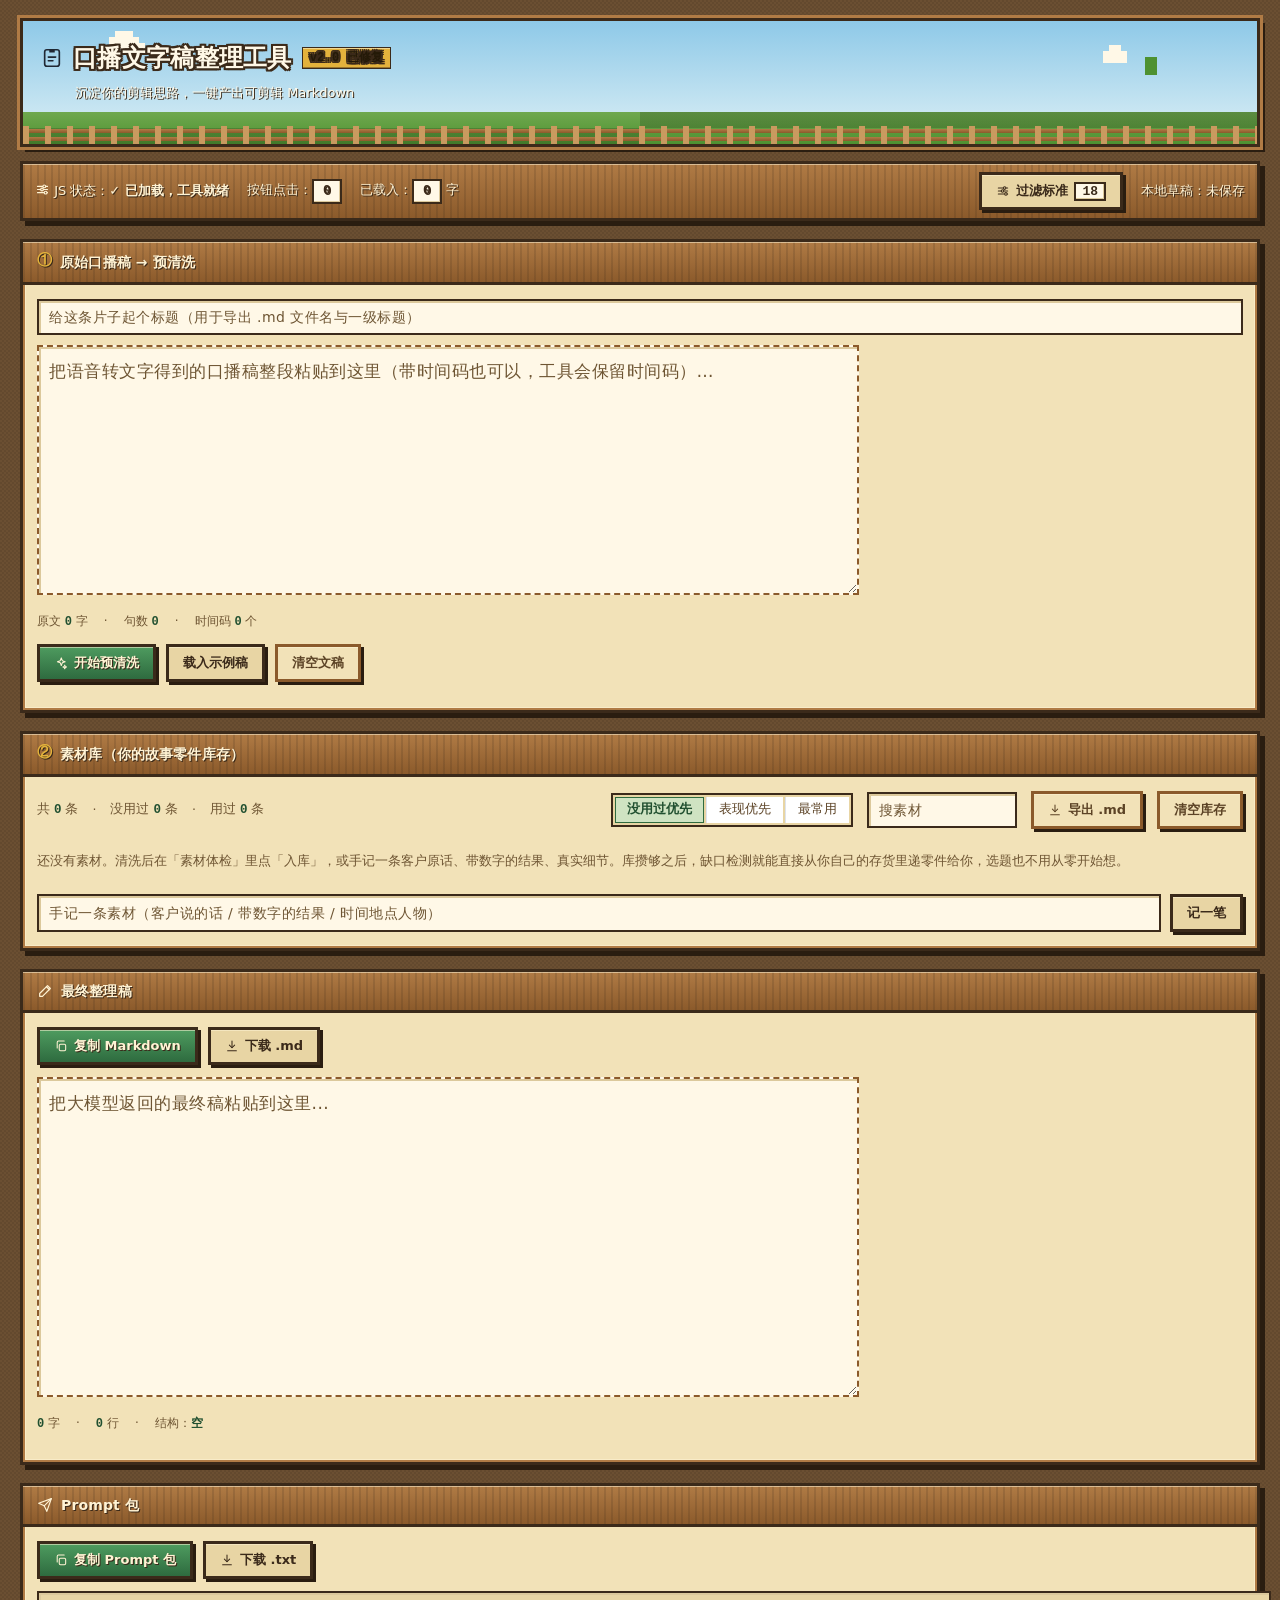
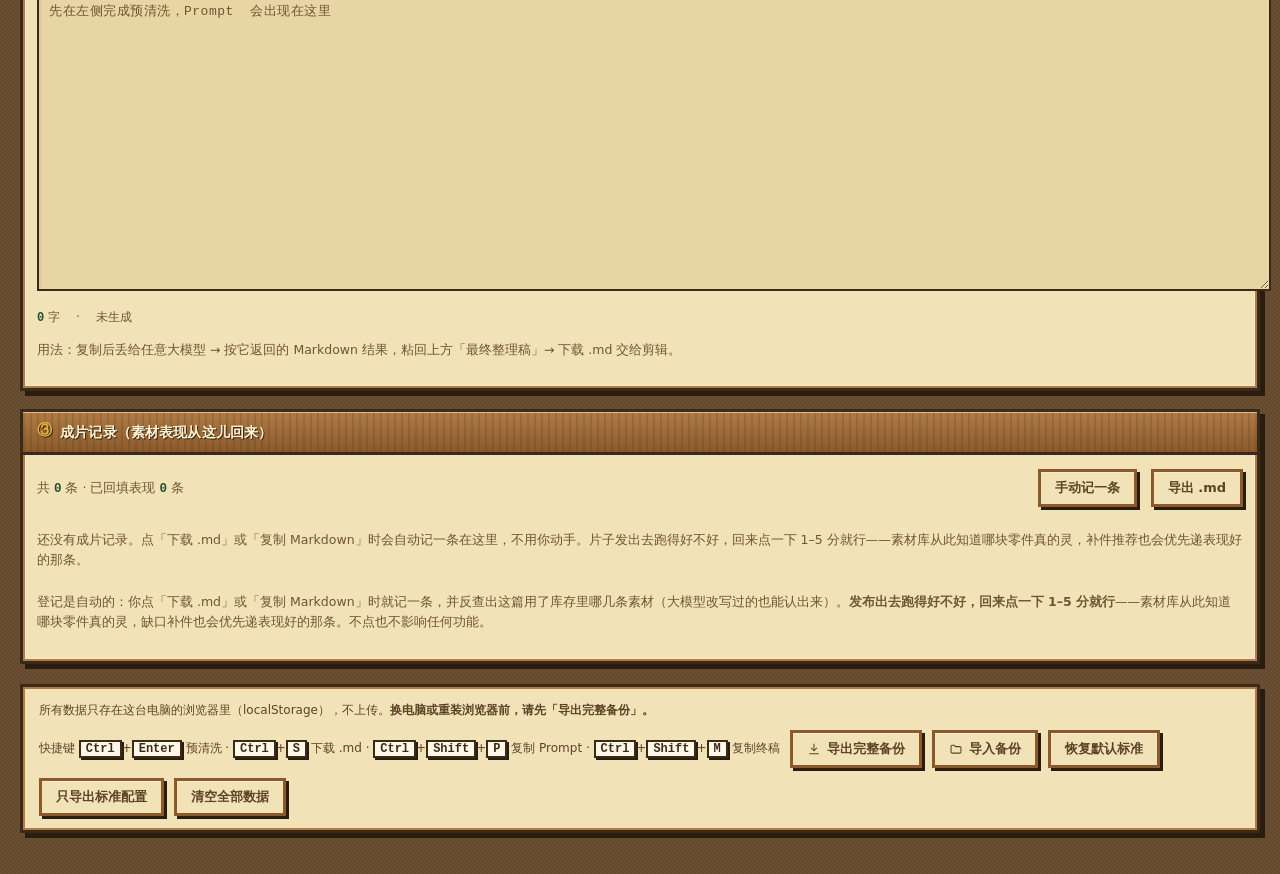
<file: index.html>
<!DOCTYPE html>
<html lang="zh-CN">
<head>
<meta charset="UTF-8">
<meta http-equiv="refresh" content="0; url=koubo-transcript-cleaner.html">
<title>口播文字稿整理工具</title>
<script>location.replace('koubo-transcript-cleaner.html' + location.search + location.hash);</script>
</head>
<body style="font:14px/1.7 -apple-system,'Segoe UI','PingFang SC','Microsoft YaHei',sans-serif;padding:40px;text-align:center">
<p>正在进入 <a href="koubo-transcript-cleaner.html">口播文字稿整理工具</a>…</p>
<p style="color:#6b7280">若没有自动跳转，点上面的链接。</p>
</body>
</html>
</file>
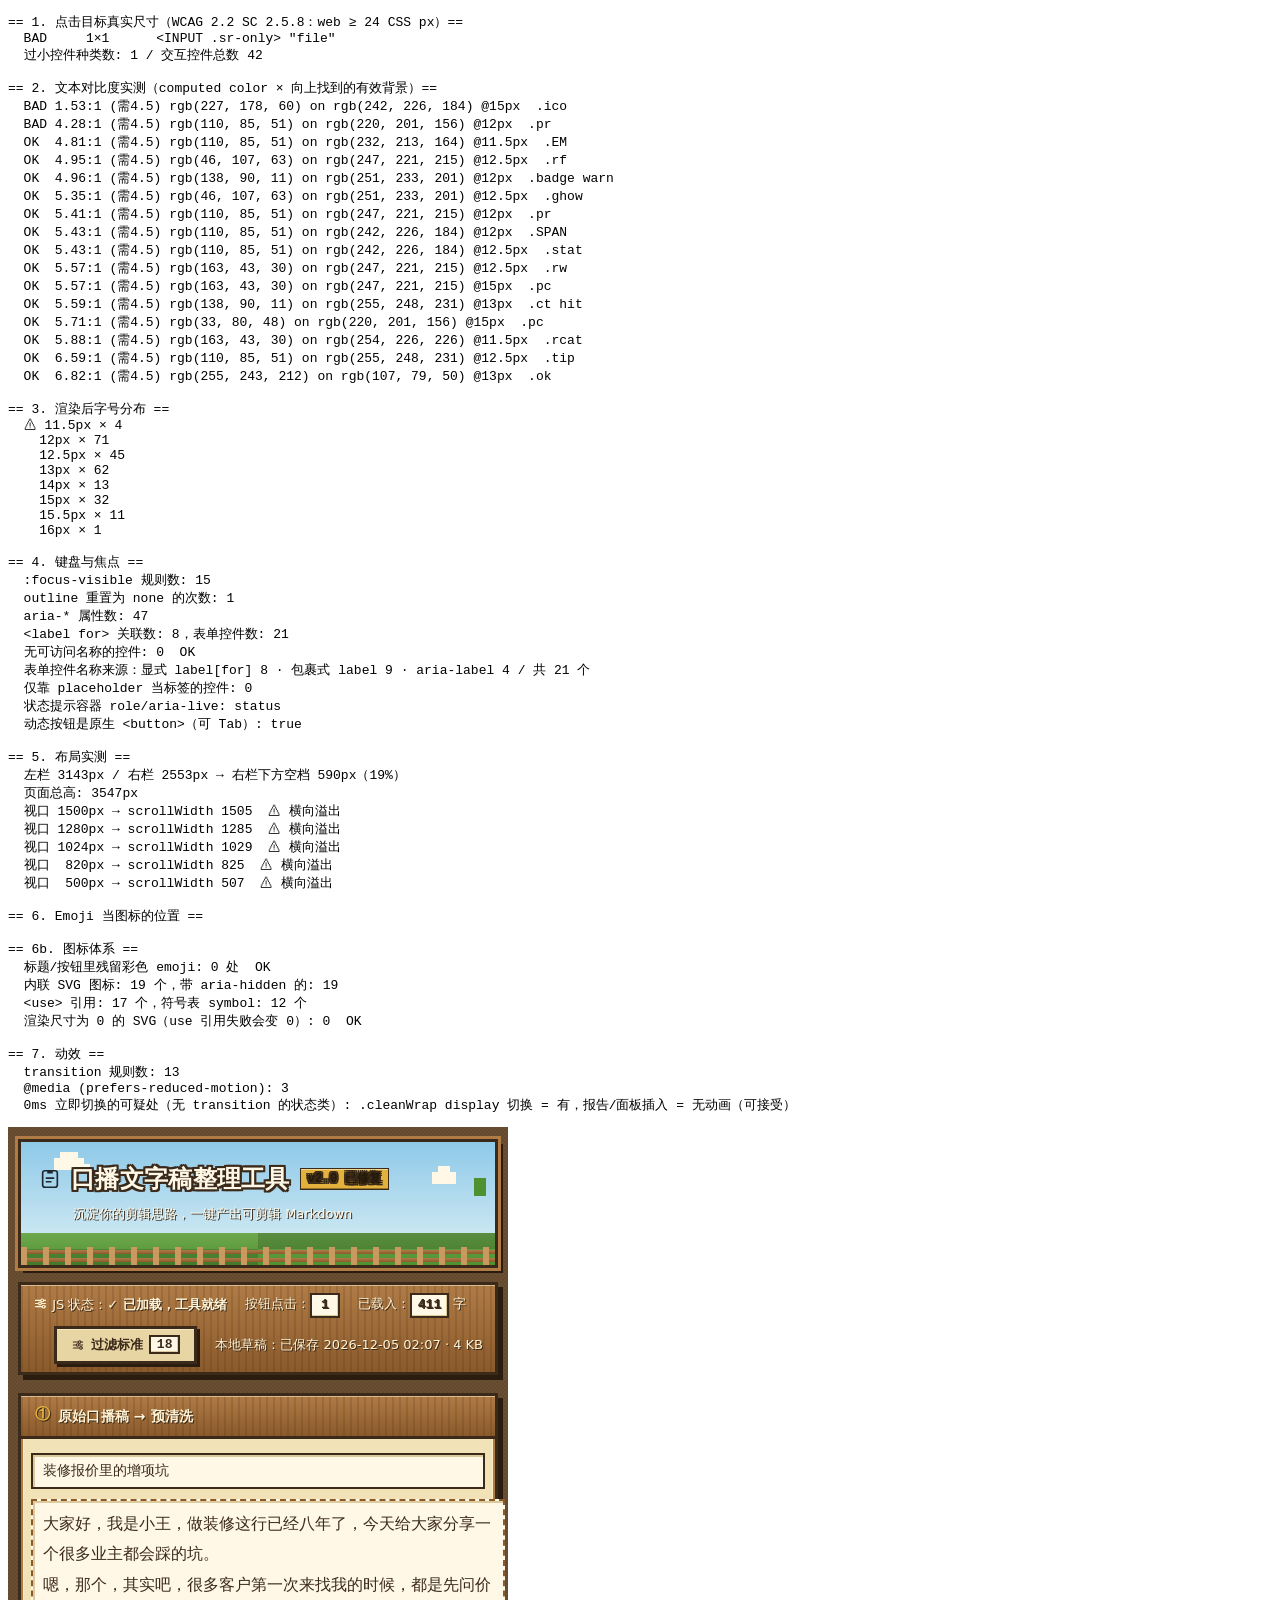
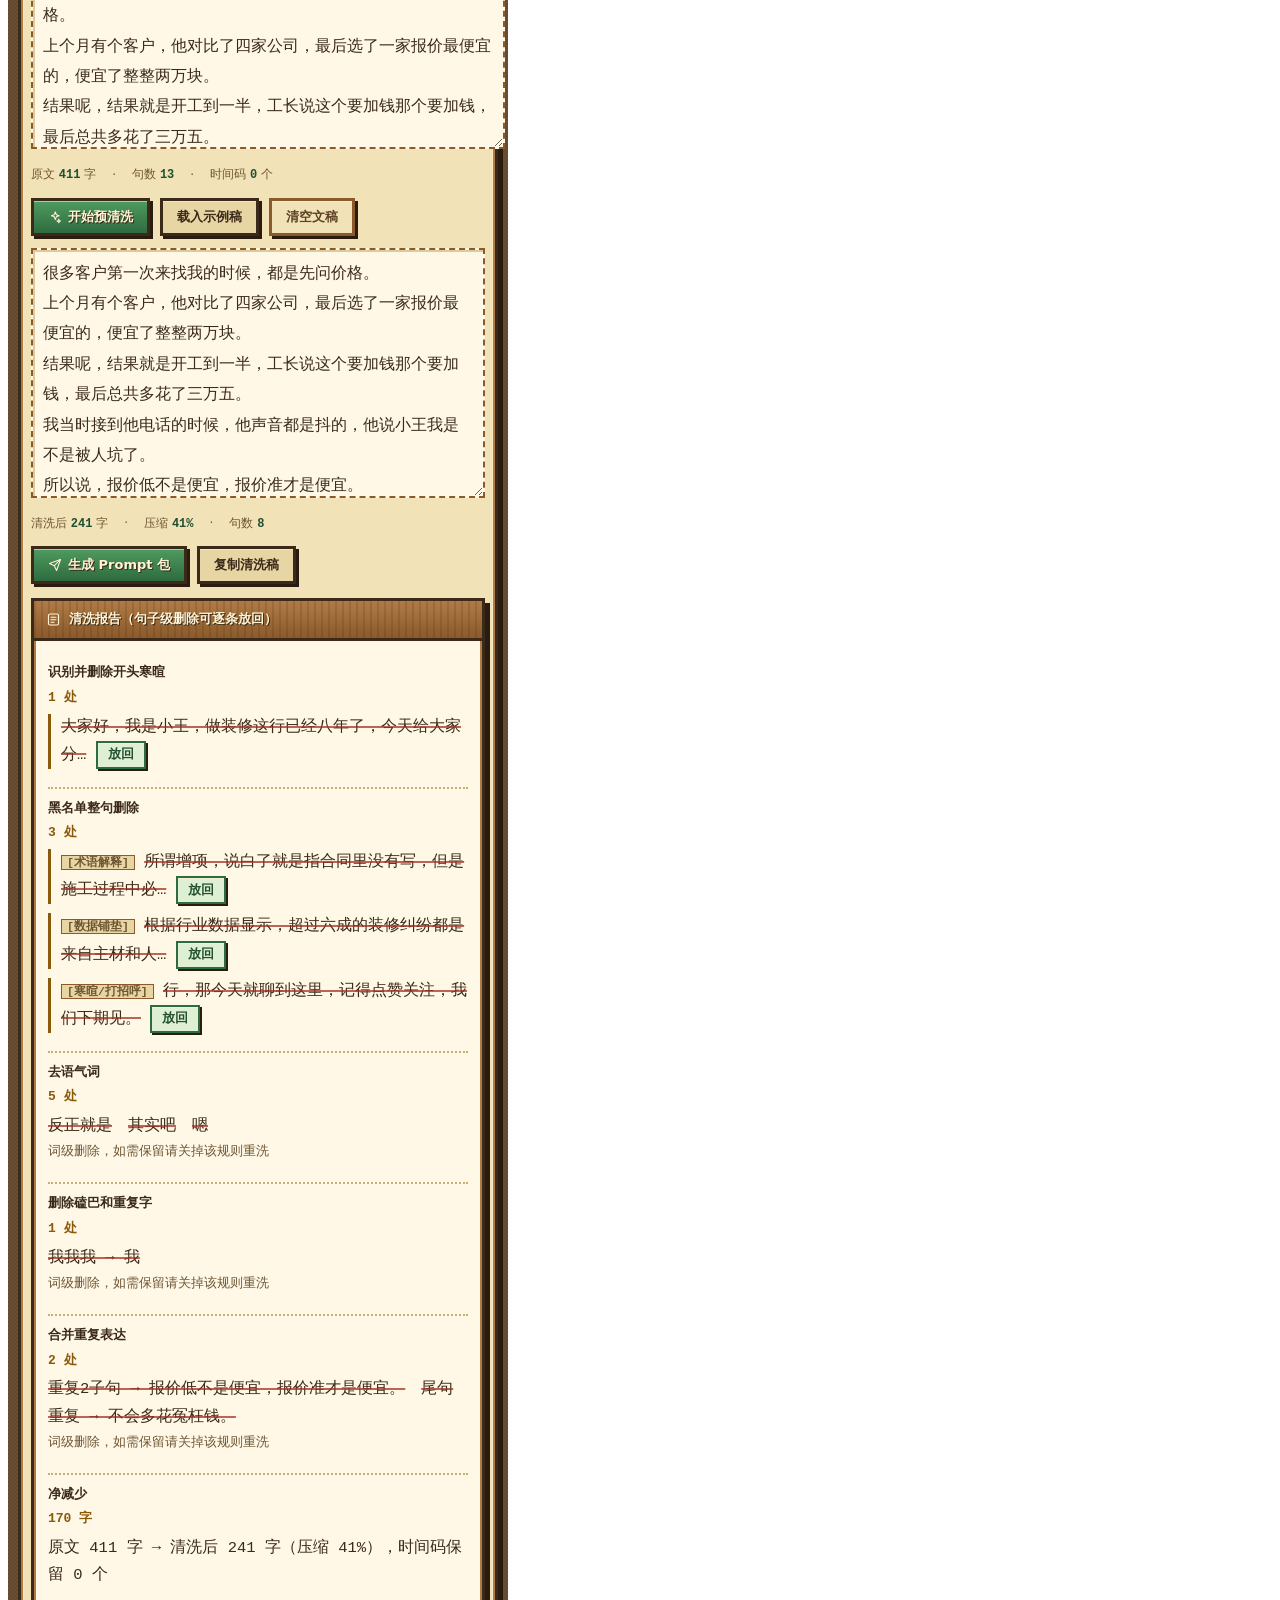
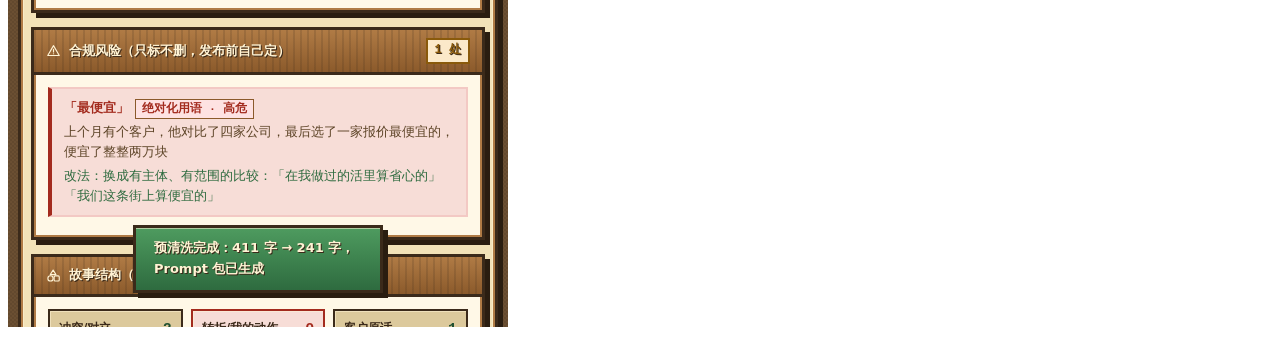
<file: audit.html>
<!DOCTYPE html>
<html lang="zh-CN">
<head><meta charset="UTF-8"><title>UI audit harness</title></head>
<body>
<pre id="auditOut">running…</pre>
<iframe id="f" style="width:1500px;height:2400px;border:0"></iframe>
<script>
/* 独立审计台：把工具装进 iframe，量真实几何与有效背景色。不修改被审文件。
   默认审产品；`?target=其它页面.html` 可审原型/别页（同一套口径才叫前后对比）。 */
const TARGET = new URLSearchParams(location.search).get('target') || 'koubo-transcript-cleaner.html?demo=1';
const L = [];
const push = s => L.push(s);

function lum(rgb) {
  const m = rgb.match(/[\d.]+/g);
  if (!m) return null;
  const [r, g, b] = m.slice(0, 3).map(v => {
    const c = v / 255;
    return c <= 0.03928 ? c / 12.92 : Math.pow((c + 0.055) / 1.055, 2.4);
  });
  return 0.2126 * r + 0.7152 * g + 0.0722 * b;
}
function alpha(rgb) { const m = rgb.match(/rgba\(([\d.,\s]+)\)/); if (m) { const p = m[1].split(','); return +(p[3] || 1); } return 1; }
function effBg(el) {
  let n = el;
  while (n && n.nodeType === 1) {
    const cs = getComputedStyle(n);
    const bg = cs.backgroundColor;
    if (bg && bg !== 'transparent' && alpha(bg) > 0.85) return bg;
    n = n.parentElement;
  }
  return 'rgb(255, 255, 255)';
}
function contrast(fg, bg) {
  const a = lum(fg), b = lum(bg);
  if (a == null || b == null) return null;
  const [x, y] = [a, b].sort((m, n) => n - m);
  return (x + 0.05) / (y + 0.05);
}

function visible(el) {
  const cs = getComputedStyle(el);
  if (cs.display === 'none' || cs.visibility === 'hidden') return false;
  if (+cs.opacity === 0 && !el.closest('label')) return false;   /* 视觉隐藏但由 label 承接命中的除外 */
  return el.getClientRects().length > 0;
}

function run(doc) {
  const win = doc.defaultView;

  /* ---------- 1. 点击目标真实尺寸 ---------- */
  push('== 1. 点击目标真实尺寸（WCAG 2.2 SC 2.5.8：web ≥ 24 CSS px）==');
  const targets = [...doc.querySelectorAll('button, input, select, textarea, a[href], [role="button"], .pick, .mini')].filter(visible);
  const small = [];
  const seen = new Set();
  targets.forEach(el => {
    /* WCAG 量的是「可指点区域」：被 <label> 包住的控件，命中区是整个 label，不是 input 本体那 18px */
    const wrap = el.closest ? el.closest('label') : null;
    const hit = (el.tagName === 'INPUT' && wrap) ? wrap : el;
    const r = hit.getBoundingClientRect();
    const h = Math.round(r.height * 10) / 10, w = Math.round(r.width * 10) / 10;
    const label = (el.textContent || el.type || '').replace(/\s+/g, ' ').trim().slice(0, 10) || el.type;
    const key = (el.className || el.tagName) + '|' + label;
    if (h < 24 || w < 24) {
      if (!seen.has(key)) {
        seen.add(key);
        small.push({ h, w, cls: String(el.className || el.tagName).slice(0, 26), label, tag: el.tagName, via: hit !== el ? '（label 命中区）' : '' });
      }
    }
  });
  if (!small.length) push('  全部达标');
  small.slice(0, 14).forEach(s => push('  BAD ' + String(s.h).padStart(5) + '×' + String(s.w).padEnd(6) + ' <' + s.tag + ' .' + s.cls + '> "' + s.label + '" ' + s.via));
  push('  过小控件种类数: ' + small.length + ' / 交互控件总数 ' + targets.length);

  /* ---------- 2. 真实文本对比度（按 computed color × 有效背景） ---------- */
  push('\n== 2. 文本对比度实测（computed color × 向上找到的有效背景）==');
  const groups = {};
  [...doc.querySelectorAll('body *')].forEach(el => {
    if (!el.textContent || el.children.length > 0) return;   // 只看叶子文本节点
    if (!visible(el)) return;                                 // 没真的渲染出来的不算
    const cs = getComputedStyle(el);
    const fs = parseFloat(cs.fontSize);
    if (fs < 9) return;
    const c = contrast(cs.color, effBg(el));
    if (c == null) return;
    const k = cs.color + ' on ' + effBg(el) + ' @' + fs + 'px';
    const big = fs >= 24 || (fs >= 18.66 && parseFloat(cs.fontWeight) >= 700);
    const need = big ? 3 : 4.5;
    if (!groups[k] || groups[k].r > c) groups[k] = { r: c, need, cls: (el.className || el.tagName).toString().slice(0, 22), n: 0 };
    groups[k].n++;
  });
  Object.entries(groups).sort((a, b) => a[1].r - b[1].r).slice(0, 16).forEach(([k, v]) => {
    push('  ' + (v.r >= v.need ? 'OK  ' : 'BAD ') + v.r.toFixed(2) + ':1 (需' + v.need + ') ' + k + '  .' + v.cls);
  });

  /* ---------- 3. 字号真实分布 ---------- */
  push('\n== 3. 渲染后字号分布 ==');
  const dist = {};
  [...doc.querySelectorAll('body *')].forEach(el => {
    if (!el.textContent.trim() || el.children.length > 0) return;
    const fs = parseFloat(getComputedStyle(el).fontSize);
    dist[fs] = (dist[fs] || 0) + 1;
  });
  Object.keys(dist).map(Number).sort((a, b) => a - b).forEach(s =>
    push('  ' + (s < 12 ? '⚠ ' : '  ') + s + 'px × ' + dist[s]));

  /* ---------- 4. 键盘可达性 / 焦点 ---------- */
  push('\n== 4. 键盘与焦点 ==');
  const styleText = [...doc.querySelectorAll('style')].map(s => s.textContent).join('');
  push('  :focus-visible 规则数: ' + (styleText.match(/:focus-visible/g) || []).length);
  push('  outline 重置为 none 的次数: ' + (styleText.match(/outline:\s*none/g) || []).length);
  push('  aria-* 属性数: ' + doc.querySelectorAll('[aria-hidden],[aria-label],[aria-live],[aria-describedby],[role]').length);
  push('  <label for> 关联数: ' + doc.querySelectorAll('label[for]').length + '，表单控件数: ' + doc.querySelectorAll('input,textarea').length);
  const nameOf = el => (el.getAttribute('aria-label') || '').trim()
    || (el.labels && el.labels.length ? 'label' : '')
    || (el.textContent || '').trim()
    || (el.getAttribute('title') || '').trim();
  const noName = [...doc.querySelectorAll('button, input, textarea, select, a[href]')]
    .filter(el => !nameOf(el));
  push('  无可访问名称的控件: ' + noName.length + (noName.length ? '  ⚠ ' + noName.slice(0, 4).map(e => e.tagName + '#' + (e.id || e.className)).join(', ') : '  OK'));
  const fields = [...doc.querySelectorAll('input, textarea')];
  push('  表单控件名称来源：显式 label[for] ' + fields.filter(e => e.labels && e.labels.length && !e.closest('label')).length +
    ' · 包裹式 label ' + fields.filter(e => e.closest('label')).length +
    ' · aria-label ' + fields.filter(e => e.getAttribute('aria-label')).length +
    ' / 共 ' + fields.length + ' 个');
  push('  仅靠 placeholder 当标签的控件: ' + fields.filter(e => !(e.labels && e.labels.length) && !e.getAttribute('aria-label')).length);
  push('  状态提示容器 role/aria-live: ' + (doc.getElementById('toast') ? (doc.getElementById('toast').getAttribute('role') || doc.getElementById('toast').getAttribute('aria-live') || '无') : '?'));
  // 实测：Tab 能不能走到动态渲染出来的「放回」按钮
  const restore = doc.querySelector('#reportBody [data-act="restore"]');
  push('  动态按钮是原生 <button>（可 Tab）: ' + (restore ? restore.tagName === 'BUTTON' : 'n/a'));

  /* ---------- 5. 布局：列高差与横向溢出 ---------- */
  push('\n== 5. 布局实测 ==');
  const cols = [...doc.querySelectorAll('.grid .col')];
  if (cols.length === 2) {
    const a = cols[0].getBoundingClientRect().height, b = cols[1].getBoundingClientRect().height;
    push('  左栏 ' + Math.round(a) + 'px / 右栏 ' + Math.round(b) + 'px → 右栏下方空档 ' + Math.round(a - b) + 'px（' + Math.round((a - b) / a * 100) + '%）');
  }
  /* 原型稿（稿纸台）走 rail / desk / inspector 三栏，口径另开一条 */
  const rail = doc.querySelector('.rail'), desk = doc.querySelector('.desk'), insp = doc.querySelector('.inspector');
  if (rail && desk && insp) {
    const w = e => Math.round(e.getBoundingClientRect().width);
    const ms = doc.querySelector('.ms');
    const firstRow = doc.querySelector('.srow .tx');
    push('  三栏宽：rail ' + w(rail) + ' · desk ' + w(desk) + ' · inspector ' + w(insp) + '（视口 ' + Math.round(win.innerWidth) + '）');
    if (ms) {
      const mw = Math.round(ms.getBoundingClientRect().width);
      const one = firstRow ? parseFloat(getComputedStyle(firstRow).fontSize) : 18;
      push('  稿纸正文实宽 ' + mw + 'px ≈ ' + Math.round(mw / one) + ' 个 ' + one + 'px 汉字/行（设计目标 38）');
    }
    /* 首屏视觉落点：面积最大且反差最高的块应该是稿纸，不是配置卡 */
    const sheet = doc.querySelector('.sheet');
    if (sheet) push('  稿纸面占中栏面积 ' + Math.round(sheet.getBoundingClientRect().width / Math.max(1, w(desk)) * 100) + '%');
  }
  push('  页面总高: ' + Math.round(doc.documentElement.scrollHeight) + 'px');
  [1500, 1280, 1024, 820, 500].forEach(w => {
    f.style.width = w + 'px';
    doc.documentElement.style.zoom = '';
    void doc.body.offsetWidth;
    const sw = doc.documentElement.scrollWidth, cw = doc.documentElement.clientWidth;
    push('  视口 ' + String(w).padStart(4) + 'px → scrollWidth ' + sw + (sw > cw + 1 ? '  ⚠ 横向溢出' : '  OK'));
  });

  /* ---------- 6. Emoji 图标使用位置 ---------- */
  push('\n== 6. Emoji 当图标的位置 ==');
  const emo = /[\u{1F300}-\u{1FAFF}\u{2600}-\u{27BF}]/u;
  [...doc.querySelectorAll('h1,h2,h3,button,.rh,.btn')].forEach(el => {
    const own = [...el.childNodes].filter(n => n.nodeType === 3).map(n => n.textContent).join('');
    if (emo.test(own) || emo.test(el.textContent.slice(0, 14))) {
      if (el.children.length <= 2) push('  ' + el.tagName + '.' + (el.className || '').slice(0, 14) + ' → ' + el.textContent.replace(/\s+/g, ' ').trim().slice(0, 26));
    }
  });

  /* ---------- 6b. 图标体系：残留 emoji / SVG 覆盖 / use 引用是否失效 ---------- */
  push('\n== 6b. 图标体系 ==');
  const emo2 = /[\u{1F000}-\u{1FAFF}\u{2300}-\u{23FF}\u{2600}-\u{26FF}\u{2B00}-\u{2BFF}\u{FE0F}]/u;
  let bad = 0;
  [...doc.querySelectorAll('h1,h2,h3,button,.rh,.btn,.mini')].forEach(el => {
    const own = [...el.childNodes].filter(n => n.nodeType === 3).map(n => n.textContent).join('');
    if (emo2.test(own)) { bad++; push('  BAD ' + el.tagName + '.' + (el.className || '').slice(0, 16) + ' → ' + own.replace(/\s+/g, ' ').trim().slice(0, 24)); }
  });
  push('  标题/按钮里残留彩色 emoji: ' + bad + ' 处' + (bad ? ' ⚠' : '  OK'));
  const svgs = [...doc.querySelectorAll('svg')];
  push('  内联 SVG 图标: ' + svgs.length + ' 个，带 aria-hidden 的: ' + svgs.filter(s => s.getAttribute('aria-hidden') === 'true').length);
  push('  <use> 引用: ' + doc.querySelectorAll('use').length + ' 个，符号表 symbol: ' + doc.querySelectorAll('symbol').length + ' 个');
  const zero = svgs.filter(s => {
    if (s.getAttribute('width') === '0') return false;         // 符号表容器本来就是 0×0，不是失效
    const r = s.getBoundingClientRect();
    return r.width === 0 || r.height === 0;
  });
  push('  渲染尺寸为 0 的 SVG（use 引用失败会变 0）: ' + zero.length + (zero.length ? '  ⚠' : '  OK'));

  /* ---------- 7. 动效与减动偏好 ---------- */
  push('\n== 7. 动效 ==');
  push('  transition 规则数: ' + (styleText.match(/transition:/g) || []).length);
  push('  @media (prefers-reduced-motion): ' + (styleText.match(/prefers-reduced-motion/g) || []).length);
  push('  0ms 立即切换的可疑处（无 transition 的状态类）: .cleanWrap display 切换 = 有，报告/面板插入 = 无动画（可接受）');
}

const f = document.getElementById('f');
f.addEventListener('load', () => {
  setTimeout(() => {
    try {
      const doc = f.contentDocument;
      /* 就绪判据不能写死产品的某个 id——审原型时它没有 cleanText，会误报「iframe 未就绪」 */
      if (!doc || !doc.body || !doc.body.children.length) { document.getElementById('auditOut').textContent = 'iframe 未就绪（可能同源被拦）'; return; }
      run(doc);
      document.getElementById('auditOut').textContent = L.join('\n');
    } catch (e) {
      document.getElementById('auditOut').textContent = 'THREW ' + e.message + '\n' + L.join('\n');
    }
  }, 900);
});
f.src = TARGET;
</script>
</body>
</html>
</file>
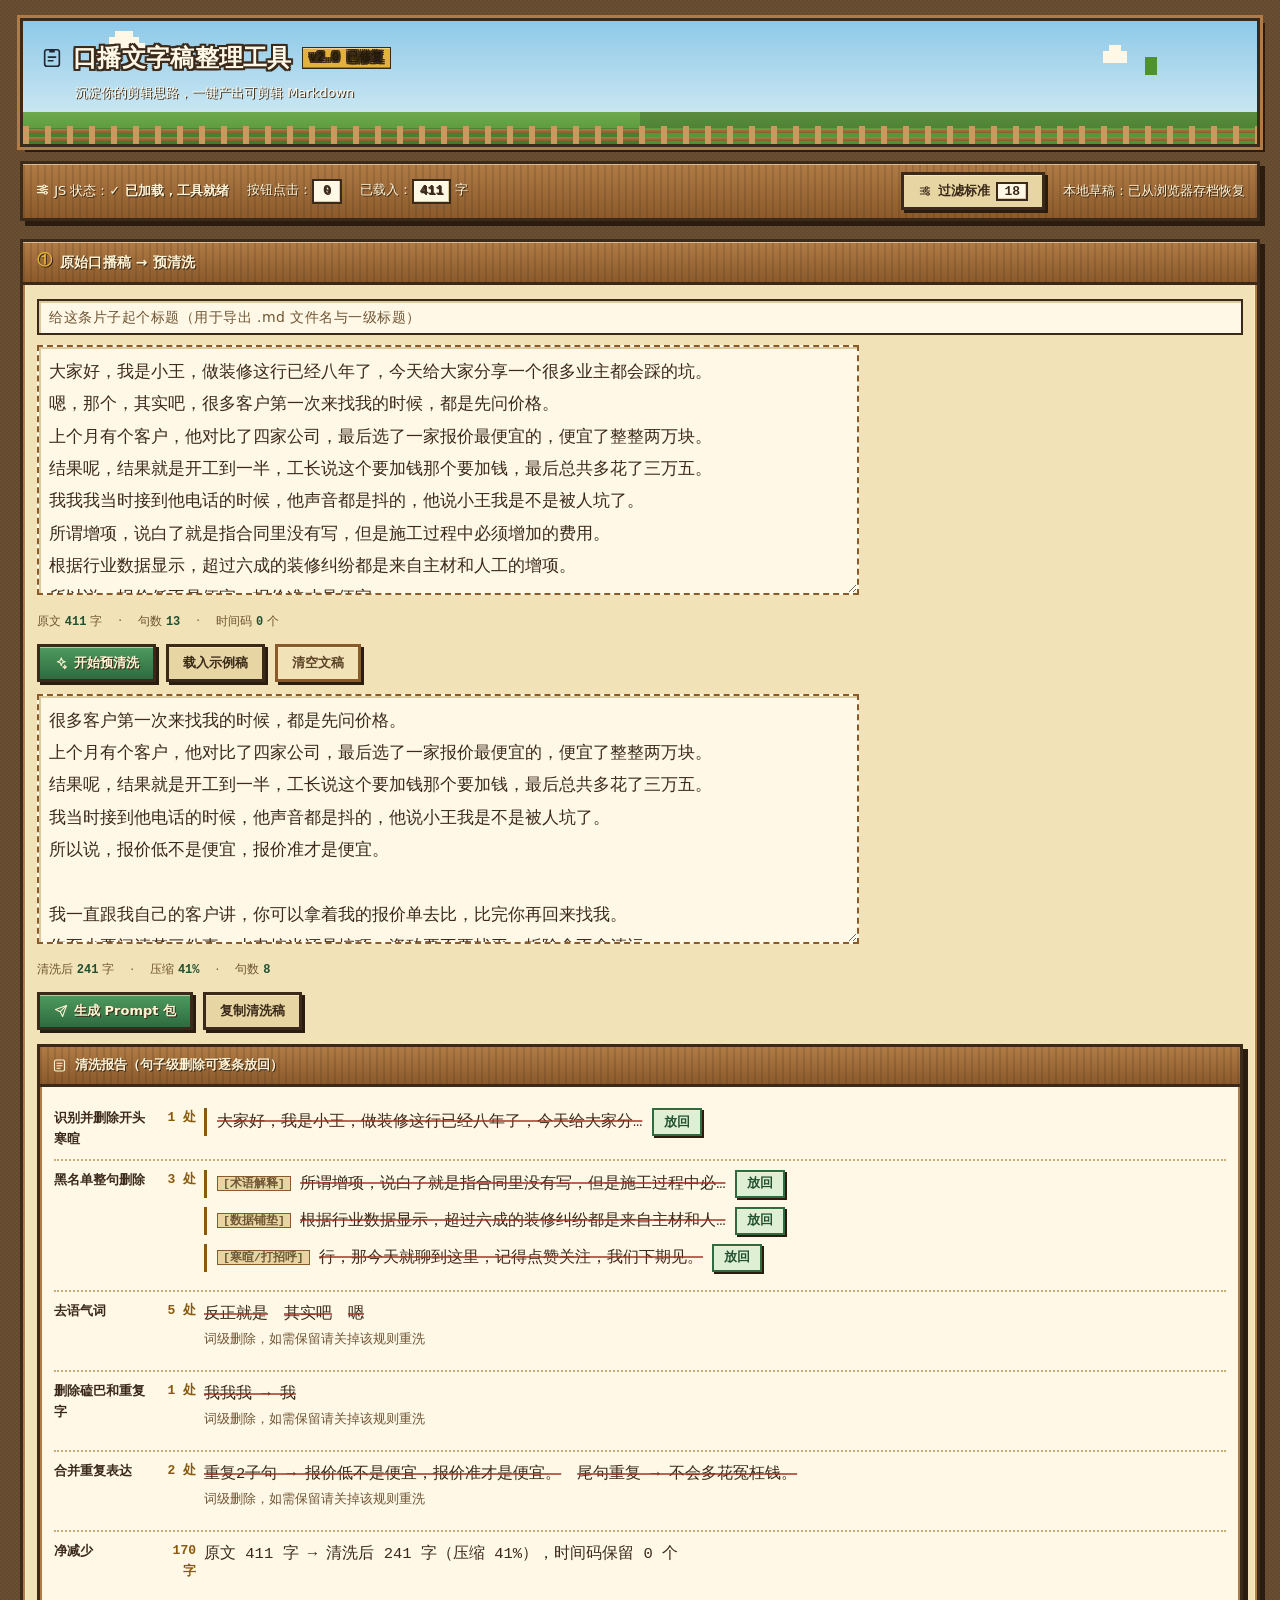
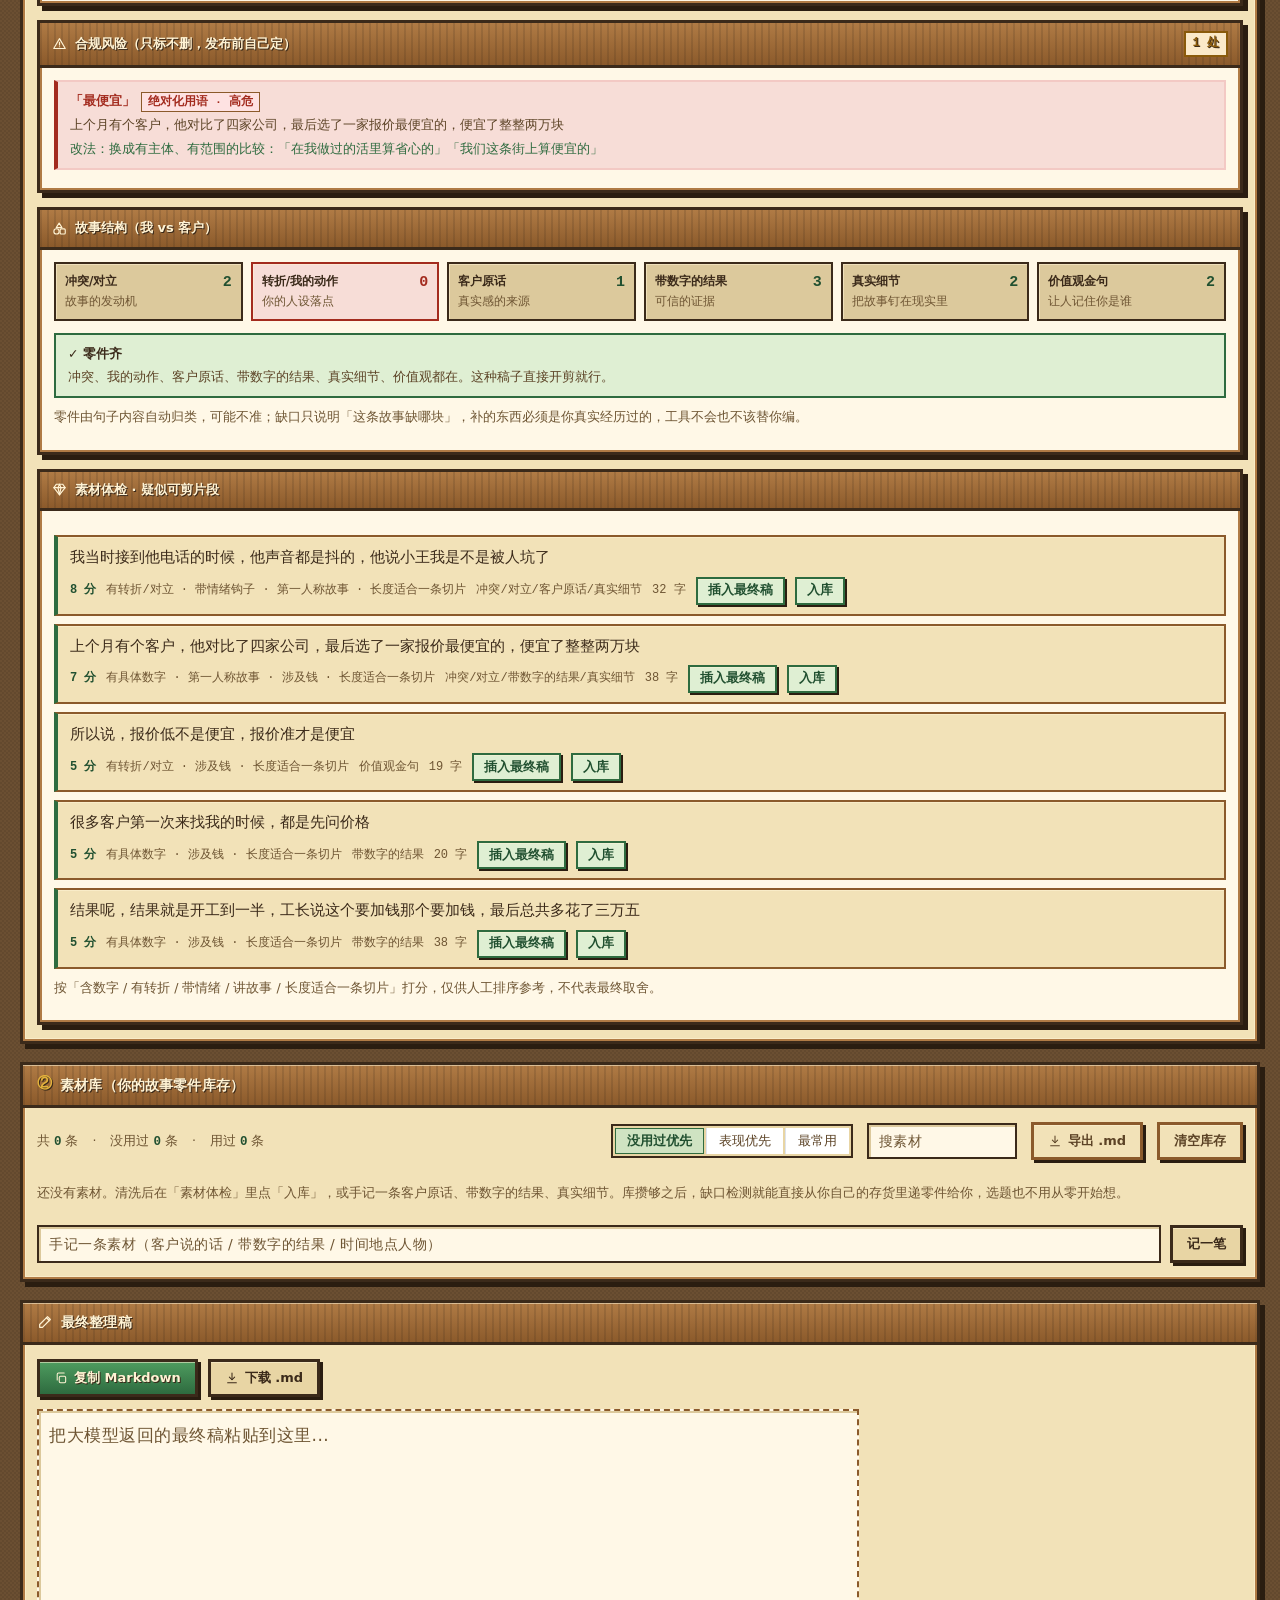
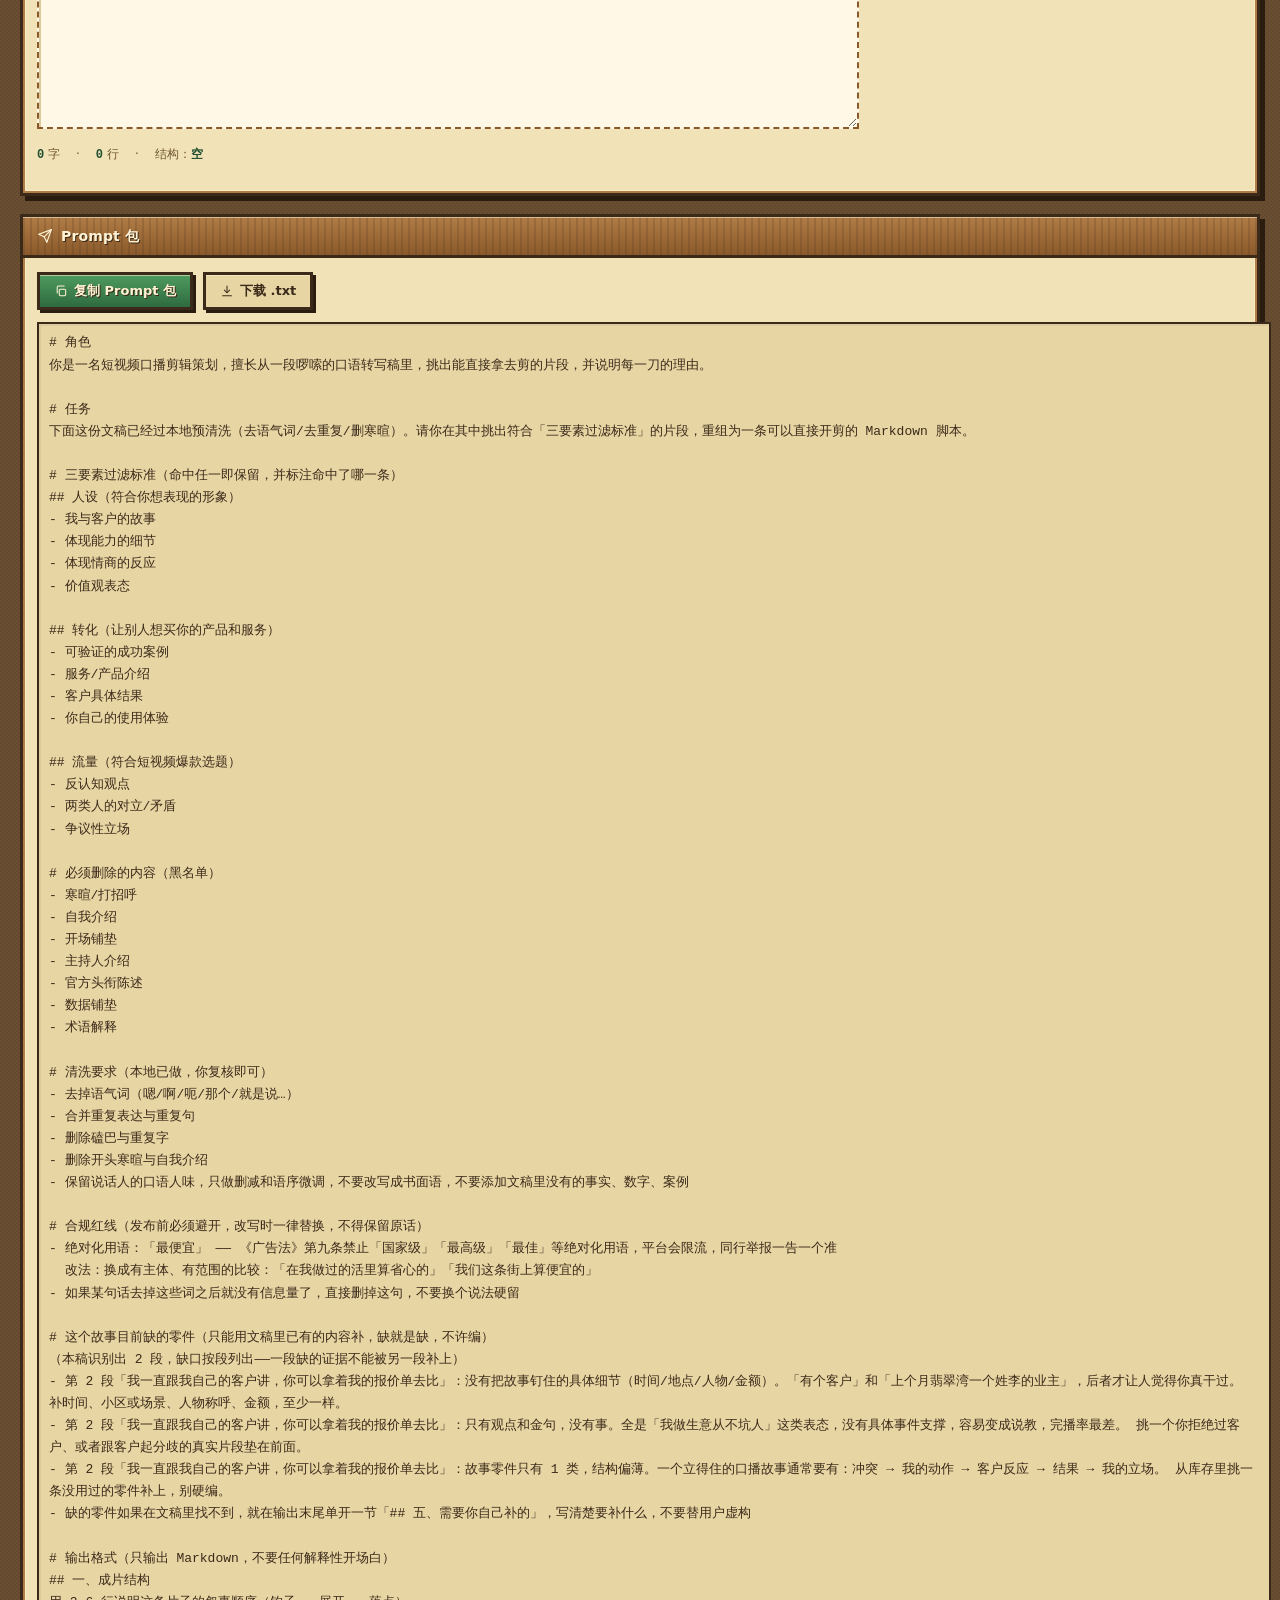
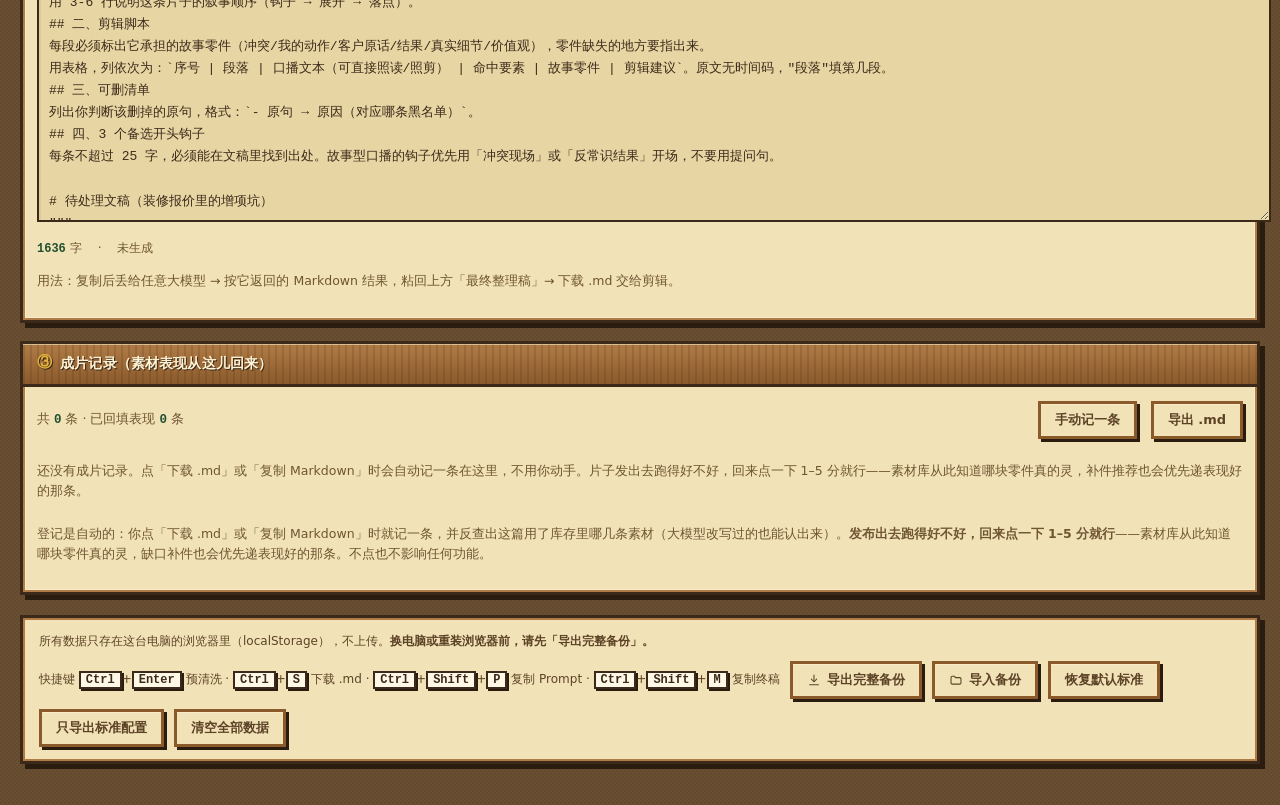
<file: koubo-transcript-cleaner.html>
<!DOCTYPE html>
<html lang="zh-CN">
<head>
<meta charset="UTF-8">
<meta name="viewport" content="width=device-width, initial-scale=1">
<title>口播文字稿整理工具 v2.0</title>
<style>
  * { box-sizing: border-box; }

  /* ---------- 语义色令牌：所有前景色都需对白底/浅灰底 ≥4.5:1 ---------- */
  :root {
    --bg-page: #f3f5fa;
    --bg-card: #ffffff;
    --bg-sub: #f8fafc;
    --text-1: #1f2733;   /* 正文 15:1 */
    --text-2: #5b6478;   /* 次级说明 6.5:1 */
    --text-3: #6b7280;   /* 弱化提示 4.8:1（原 #98a1b3 只有 2.6:1） */
    --text-ph: #6b7280;  /* placeholder 同样要过 4.5:1 */
    --accent: #2563eb;
    --accent-ink: #1d4fd0;
    --ok: #15803d;
    --ok-solid: #15803d;  /* 绿底白字：#12b76a 只有 2.62:1，#0a8a4f 4.41:1，这个到 5.0:1 */
    --hit: #b45309;       /* 命中计数橙：原 #d97706 只有 3.19:1 */
    --bad: #b42318;
    --line: #e6e9f2;
    --line-soft: #eef1f6;
    --focus: #2563eb;
  }

  .sr-only {
    position: absolute; width: 1px; height: 1px; padding: 0; margin: -1px;
    overflow: hidden; clip: rect(0 0 0 0); clip-path: inset(50%); white-space: nowrap; border: 0;
  }

  /* 图标：一律内联 SVG + currentColor，跟随文字色，不用 emoji（跨平台字形不可控） */
  .ic {
    width: 15px; height: 15px; flex: 0 0 auto;
    display: inline-block; vertical-align: -2px;
  }
  .btn .ic { width: 14px; height: 14px; }
  .card > h2 .ic { width: 16px; height: 16px; }
  .report > .rh .ic { width: 15px; height: 15px; }

  /* 键盘焦点：所有可操作控件都要看得见（输入框另有 :focus 蓝环，打字时常亮是合理的） */
  a:focus-visible, button:focus-visible, [tabindex]:focus-visible,
  input[type=checkbox]:focus-visible, input[type=radio]:focus-visible, .seg label:has(input:focus-visible) {
    outline: 2px solid var(--focus);
    outline-offset: 2px;
    border-radius: 6px;
  }

  @media (prefers-reduced-motion: reduce) {
    *, *::before, *::after {
      transition-duration: .01ms !important;
      animation-duration: .01ms !important;
      animation-iteration-count: 1 !important;
      scroll-behavior: auto !important;
    }
    .btn:active { transform: none; }
  }

  html, body {
    margin: 0;
    padding: 0;
    background: #f3f5fa;
    color: #1f2733;
    font-family: -apple-system, BlinkMacSystemFont, "Segoe UI", "PingFang SC",
                 "Hiragino Sans GB", "Microsoft YaHei", "Source Han Sans SC", sans-serif;
    font-size: 14px;
    line-height: 1.6;
  }

  .wrap {
    max-width: 1720px;
    margin: 0 auto;
    padding: 18px 22px 40px;
  }

  /* ---------- 顶部标题 ---------- */
  .app-head {
    background: #ffffff;
    border: 1px solid #e6e9f2;
    border-radius: 14px;
    padding: 18px 22px;
    box-shadow: 0 1px 2px rgba(31, 39, 51, .04);
  }
  .app-head h1 {
    margin: 0;
    font-size: 21px;
    font-weight: 800;
    letter-spacing: .3px;
    display: flex;
    align-items: center;
    gap: 10px;
  }
  .app-head .logo {
    width: 22px; height: 22px; flex: 0 0 auto;
  }
  .pill {
    display: inline-flex;
    align-items: center;
    height: 22px;
    padding: 0 10px;
    border-radius: 999px;
    background: var(--ok-solid);
    color: #fff;
    font-size: 12px;
    font-weight: 700;
    letter-spacing: .2px;
  }
  .app-head p {
    margin: 6px 0 0 32px;
    color: var(--text-3);
    font-size: 13px;
  }

  /* ---------- 状态条 ---------- */
  .statusbar {
    margin-top: 16px;
    background: #fdf7e3;
    border: 1px solid #f0dfa6;
    border-radius: 11px;
    padding: 9px 14px;
    display: flex;
    align-items: center;
    flex-wrap: wrap;
    gap: 8px 18px;
    font-size: 13px;
    color: #6b6247;
  }
  .statusbar .ok { color: #15803d; font-weight: 700; }
  .statusbar b { color: #4b5563; font-weight: 700; }
  .count {
    display: inline-block;
    min-width: 26px;
    text-align: center;
    padding: 0 6px;
    background: #fff;
    border: 1px solid #e2d8b3;
    border-radius: 6px;
    font-weight: 700;
    color: #1f2733;
    font-variant-numeric: tabular-nums;
  }
  .statusbar .spacer { flex: 1 1 auto; }

  /* ---------- 布局 ---------- */
  .grid {
    margin-top: 16px;
    display: grid;
    grid-template-columns: minmax(0, 1fr) minmax(0, 1.06fr);
    gap: 18px;
    align-items: start;
  }
  .col { display: flex; flex-direction: column; gap: 18px; min-width: 0; }

  .card {
    background: #fff;
    border: 1px solid #e6e9f2;
    border-radius: 14px;
    padding: 18px 20px 20px;
    box-shadow: 0 1px 2px rgba(31, 39, 51, .04);
  }
  .card > h2 {
    margin: 0 0 14px;
    padding-bottom: 12px;
    border-bottom: 1px solid #eef1f6;
    font-size: 16px;
    font-weight: 800;
    display: flex;
    align-items: center;
    gap: 8px;
  }
  .card > h2 .ico { font-size: 15px; }

  /* ---------- 三要素 / 黑名单 子块 ---------- */
  .sub {
    background: #f8fafc;
    border: 1px solid #edf0f6;
    border-radius: 11px;
    padding: 13px 14px 14px;
    margin-bottom: 14px;
  }
  .sub:last-child { margin-bottom: 0; }
  .sub-title {
    font-size: 14px;
    font-weight: 800;
    margin-bottom: 9px;
    display: flex;
    align-items: baseline;
    flex-wrap: wrap;
    gap: 6px;
  }
  .sub-title .hint { font-size: 12px; font-weight: 400; color: var(--text-3); }

  .chips { display: flex; flex-wrap: wrap; gap: 8px; margin-bottom: 11px; }
  .chip {
    display: inline-flex;
    align-items: center;
    gap: 6px;
    background: #eaf1ff;
    border: 1px solid #d7e4ff;
    color: #2563eb;
    border-radius: 7px;
    padding: 3px 7px 3px 9px;
    font-size: 12.5px;
    font-weight: 600;
    max-width: 100%;
  }
  .chip span.txt { overflow: hidden; text-overflow: ellipsis; white-space: nowrap; }
  .chip button {
    border: 0; background: transparent; color: var(--text-2);
    cursor: pointer; font-size: 15px; line-height: 1;
    min-width: 24px; min-height: 24px;   /* WCAG 2.2 最小目标尺寸 */
    border-radius: 5px;
  }
  .chip button:hover { color: #dc2626; background: #dbeafe; }
  .chip.empty { background: #f1f3f7; border-color: #e6e9f2; color: var(--text-3); font-weight: 500; }

  .row { display: flex; gap: 9px; align-items: stretch; }
  input[type=text], textarea {
    font-family: inherit;
    font-size: 13.5px;
    color: #1f2733;
    background: #fff;
    border: 1px solid #dde3ee;
    border-radius: 9px;
    padding: 8px 11px;
    outline: none;
    width: 100%;
  }
  input[type=text]:focus, textarea:focus { border-color: #2563eb; box-shadow: 0 0 0 3px rgba(37,99,235,.10); }
  input::placeholder, textarea::placeholder { color: var(--text-ph); letter-spacing: .5px; }

  .btn {
    font-family: inherit;
    font-size: 13px;
    font-weight: 700;
    border-radius: 9px;
    padding: 8px 15px;
    cursor: pointer;
    display: inline-flex;
    align-items: center;
    gap: 6px;
    white-space: nowrap;
    transition: background .12s, border-color .12s, color .12s, transform .05s;
  }
  .btn:active { transform: translateY(1px); }
  .btn-ghost { background: #fff; border: 1px solid #c7d7f7; color: #2563eb; }
  .btn-ghost:hover { background: #eff5ff; border-color: #9dbdf5; }
  .btn-primary { background: #2563eb; border: 1px solid #2563eb; color: #fff; }
  .btn-primary:hover { background: #1d4fd0; border-color: #1d4fd0; }
  .btn-quiet { background: #fff; border: 1px solid #dde3ee; color: #5b6478; font-weight: 600; }
  .btn-quiet:hover { background: #f5f7fb; color: #1f2733; }
  .btn:disabled { opacity: .45; cursor: not-allowed; }
  .row .btn { flex: 0 0 auto; }

  /* ---------- 复选规则 ---------- */
  .rules { margin-top: 14px; display: flex; flex-direction: column; gap: 8px; }
  .rule {
    display: flex; align-items: center; gap: 8px;
    font-size: 13px; color: #39414f; cursor: pointer; user-select: none;
    min-height: 28px;
  }
  .rule input { width: 18px; height: 18px; accent-color: var(--accent); cursor: pointer; margin: 0; flex: 0 0 auto; }
  .rule .hint { color: var(--text-3); font-size: 12px; }

  .seg { display: inline-flex; border: 1px solid #dde3ee; border-radius: 9px; overflow: hidden; }
  .seg label { padding: 5px 11px; font-size: 12.5px; color: #5b6478; cursor: pointer; background: #fff; }
  .seg input { display: none; }
  .seg input:checked + span { color: #2563eb; font-weight: 700; }
  .seg label:has(input:checked) { background: #eff5ff; }
  .seg label + label { border-left: 1px solid #dde3ee; }

  /* ---------- 文本域 ---------- */
  textarea { resize: vertical; min-height: 120px; line-height: 1.7; }
  .ta-dash { border: 1px dashed #dbe1ec; background: #fcfdfe; }
  #finalText, #promptText { min-height: 300px; }
  #promptText { font-family: ui-monospace, SFMono-Regular, Menlo, Consolas, "Courier New", monospace; font-size: 12.5px; }
  #rawText { min-height: 170px; }
  #cleanText { min-height: 170px; }

  .meta {
    display: flex; flex-wrap: wrap; align-items: center; gap: 8px 14px;
    margin: 10px 0 12px; font-size: 12.5px; color: var(--text-3);
  }
  .meta .k { color: #1f2733; font-weight: 700; font-variant-numeric: tabular-nums; }
  .actions { display: flex; flex-wrap: wrap; gap: 10px; margin-bottom: 12px; }

  /* ---------- 清洗报告 ---------- */
  .report { margin-top: 14px; border: 1px solid #e9edf5; border-radius: 11px; overflow: hidden; }
  .report > .rh {
    background: #f8fafc; padding: 9px 13px; font-size: 13px; font-weight: 800;
    border-bottom: 1px solid #e9edf5; display: flex; align-items: center; gap: 8px;
  }
  .report-body { padding: 12px 13px; }
  .rline {
    display: grid; grid-template-columns: 132px 46px 1fr; gap: 10px;
    align-items: start; padding: 6px 0; border-bottom: 1px dashed #eef1f6; font-size: 12.5px;
  }
  .rline:last-child { border-bottom: 0; }
  .rline .nm { color: #39414f; font-weight: 700; }
  .rline .ct { text-align: right; font-variant-numeric: tabular-nums; font-weight: 800; }
  .rline .ct.hit { color: var(--hit); }
  .rline .ct.zero { color: var(--text-3); font-weight: 600; }
  .rline .ex { color: var(--text-3); word-break: break-all; }
  .rline .ex s { color: #c0392b; text-decoration-color: rgba(192,57,43,.45); }
  .rline .ex em { color: #15803d; font-style: normal; font-weight: 700; }

  .gems { margin-top: 12px; display: flex; flex-direction: column; gap: 8px; }
  .gem {
    border: 1px solid #e9edf5; border-left: 3px solid #2563eb; border-radius: 8px;
    padding: 8px 11px; font-size: 12.5px; background: #fcfdff;
  }
  .gem .gt { color: #1f2733; }
  .gem .gs { margin-top: 4px; color: var(--text-3); font-size: 12px; display: flex; flex-wrap: wrap; gap: 5px 10px; align-items: center; }
  .gem .score { color: #2563eb; font-weight: 800; }
  .gem .pick { color: #2563eb; font-weight: 700; cursor: pointer; text-decoration: underline; }

  .note { font-size: 12px; color: var(--text-3); margin-top: 9px; }
  .tip { font-size: 12px; color: var(--text-3); margin-top: 2px; }
  .warn { color: var(--hit); }

  footer.foot {
    margin-top: 20px; display: flex; flex-wrap: wrap; align-items: center; gap: 10px;
    padding-top: 14px; border-top: 1px solid #e2e6f0; font-size: 12px; color: var(--text-2);
  }
  footer.foot .spacer { flex: 1 1 auto; }
  .kbd-hint { font-size: 12px; color: var(--text-3); }
  .kbd-hint kbd {
    font-family: ui-monospace, SFMono-Regular, Menlo, Consolas, monospace;
    font-size: 12px; font-weight: 700; background: #fff; color: var(--text-2);
    border: 1px solid var(--line); border-bottom-width: 2px; border-radius: 4px; padding: 0 5px;
  }

  /* ---------- 合规风险 ---------- */
  .risk-item {
    border: 1px solid #f1d9c2; border-left: 3px solid #d97706; background: #fffbf5;
    border-radius: 8px; padding: 9px 11px; font-size: 12.5px; margin-bottom: 8px;
  }
  .risk-item.high { border-color: #f3c9c4; border-left-color: #dc2626; background: #fff7f6; }
  .risk-item .rw { font-weight: 800; color: #b45309; }
  .risk-item.high .rw { color: #b42318; }
  .risk-item .rs { color: #6b7280; margin-top: 3px; }
  .risk-item .rf { margin-top: 4px; color: #15803d; }
  .risk-item .rcat {
    display: inline-block; font-size: 12px; padding: 1px 7px; border-radius: 5px;
    background: #fef3c7; color: #92400e; margin-left: 6px; font-weight: 700;
  }
  .risk-item.high .rcat { background: #fee2e2; color: #991b1b; }

  /* ---------- 故事零件 ---------- */
  .parts { display: grid; grid-template-columns: repeat(auto-fit, minmax(118px, 1fr)); gap: 8px; margin-bottom: 12px; }
  .part {
    border: 1px solid #e9edf5; border-radius: 8px; padding: 8px 9px; background: #fcfdff;
    font-size: 12px; position: relative;
  }
  .part .pn { font-weight: 800; color: #39414f; }
  .part .pr { color: var(--text-3); font-size: 12px; margin-top: 1px; }
  .part .pc { position: absolute; right: 9px; top: 7px; font-size: 15px; font-weight: 800; color: #2563eb; font-variant-numeric: tabular-nums; }
  .part.zero { background: #fff8f7; border-color: #f3d3ce; }
  .part.zero .pc { color: #dc2626; }
  .gap {
    border: 1px dashed #f0c9a8; background: #fffaf3; border-radius: 8px;
    padding: 9px 11px; font-size: 12.5px; margin-bottom: 8px;
  }
  .gap.high { border-color: #f3c9c4; background: #fff7f6; }
  .gap.ok { border-style: solid; border-color: #cdebd8; background: #f6fdf9; }
  .gap .gseg { font-weight: 600; color: var(--text-3); font-size: 12px; }
  .psel {
    font-family: inherit; font-size: 12px; color: var(--text-2); background: #fff;
    border: 1px solid #dde3ee; border-radius: 7px; padding: 4px 6px; min-height: 28px; cursor: pointer;
  }
  .gap .gw { font-weight: 800; color: #1f2733; }
  .gap .gwhy { color: #6b7280; margin-top: 3px; }
  .gap .ghow { color: #15803d; margin-top: 3px; }
  .gap .fixes { margin-top: 7px; display: flex; flex-direction: column; gap: 5px; }
  .fixrow {
    display: flex; gap: 8px; align-items: flex-start; background: #fff;
    border: 1px solid #e6e9f2; border-radius: 7px; padding: 6px 8px; font-size: 12px;
  }
  .fixrow .ftx { flex: 1 1 auto; min-width: 0; color: #39414f; }
  .fixrow .fsim { color: var(--text-3); font-size: 12px; }

  /* ---------- 迷你操作按钮 ---------- */
  .mini {
    border: 1px solid #c7d7f7; background: #fff; color: var(--accent); border-radius: 7px;
    font-size: 12px; font-weight: 700; padding: 5px 11px; cursor: pointer; white-space: nowrap;
    font-family: inherit; min-height: 28px;   /* 实测原为 21px，低于 web 24px 下限 */
  }
  .mini:hover { background: #eff5ff; }
  .mini.warn { border-color: #f0c9a8; color: #b45309; }
  .mini.warn:hover { background: #fff7ed; }
  .keptback { color: #15803d; font-weight: 700; }

  /* ---------- 素材库 ---------- */
  .vault-bar { display: flex; flex-wrap: wrap; gap: 8px 14px; align-items: center; margin-bottom: 12px; }
  .vault-bar .stat { font-size: 12.5px; color: var(--text-3); }
  .vault-bar .stat b { color: #1f2733; font-variant-numeric: tabular-nums; }
  .vgroup { margin-bottom: 14px; }
  .vgroup > h3 {
    margin: 0 0 7px; font-size: 13px; font-weight: 800; color: #39414f;
    display: flex; align-items: center; gap: 7px;
  }
  .vgroup > h3 .cnt { font-size: 12px; color: var(--text-3); font-weight: 600; }
  .vitem {
    border: 1px solid #e9edf5; border-radius: 8px; padding: 8px 10px; margin-bottom: 7px;
    font-size: 12.5px; background: #fff; display: flex; gap: 10px; align-items: flex-start;
  }
  .vitem.unused { border-left: 3px solid var(--ok-solid); background: #f7fefb; }
  .vitem.duped { border-left: 3px solid #d97706; }
  .vitem .vtx { flex: 1 1 auto; min-width: 0; color: #1f2733; word-break: break-word; }
  .vitem .vmeta { color: var(--text-3); font-size: 12px; margin-top: 4px; display: flex; flex-wrap: wrap; gap: 4px 10px; }
  .vitem .vtag { background: #eef4ff; color: #2563eb; border-radius: 4px; padding: 0 5px; font-weight: 700; }
  .vitem .vops { display: flex; flex-direction: column; gap: 5px; flex: 0 0 auto; }
  .vempty { color: var(--text-3); font-size: 12.5px; padding: 10px 0; }
  .badge {
    display: inline-block; font-size: 12px; font-weight: 800; padding: 1px 7px;
    border-radius: 999px; background: #e5e7eb; color: #4b5563;
  }
  .badge.hot { background: #dcfce7; color: #15803d; }
  .badge.warn { background: #fef3c7; color: #92400e; }
  #vaultPerf { color: var(--ok); font-weight: 700; }

  /* ---------- 成片记录 ---------- */
  .titem {
    border: 1px solid var(--line); border-radius: 9px; padding: 9px 11px; margin-bottom: 8px;
    display: flex; gap: 10px; align-items: center; flex-wrap: wrap; background: #fff;
  }
  .titem.rated { border-left: 3px solid var(--accent); background: #fbfcff; }
  .tmain { flex: 1 1 240px; min-width: 0; }
  .titem .tt { font-size: 13.5px; font-weight: 800; color: var(--text-1); overflow: hidden; text-overflow: ellipsis; white-space: nowrap; }
  .titem .tmeta { color: var(--text-3); font-size: 12px; margin-top: 3px; display: flex; flex-wrap: wrap; gap: 3px 10px; }
  .stars { display: flex; gap: 4px; align-items: center; flex: 0 0 auto; }
  .star {
    width: 28px; height: 28px; border: 1px solid #d7e4ff; background: #fff; color: var(--accent);
    border-radius: 7px; font: 700 12px/1 inherit; font-family: inherit; cursor: pointer;
    display: inline-flex; align-items: center; justify-content: center;
  }
  .star:hover { background: #eff5ff; }
  .star.on { background: var(--accent); border-color: var(--accent); color: #fff; }
  .tpending { font-size: 12px; color: var(--hit); font-weight: 700; margin-left: 4px; }
  .tops { display: flex; gap: 5px; flex-wrap: wrap; flex: 0 0 auto; }
  .tbody { flex: 1 1 100%; border-top: 1px dashed var(--line); margin-top: 8px; padding-top: 8px; }
  .tbody pre {
    margin: 0; max-height: 260px; overflow: auto; background: var(--bg-sub);
    border: 1px solid var(--line-soft); border-radius: 8px; padding: 10px 12px;
    font: 12px/1.7 ui-monospace, SFMono-Regular, Menlo, Consolas, monospace;
    white-space: pre-wrap; word-break: break-word; color: var(--text-1);
  }
  .tused { margin-top: 7px; }
  .tuse { font-size: 12px; color: var(--text-2); padding: 1px 0; }

  /* ---------- Toast ---------- */
  #toast {
    position: fixed; left: 50%; bottom: 34px; transform: translate(-50%, 16px);
    background: #1f2733; color: #fff; font-size: 13px; font-weight: 600;
    padding: 10px 18px; border-radius: 10px; box-shadow: 0 8px 24px rgba(31,39,51,.28);
    opacity: 0; pointer-events: none; transition: opacity .18s, transform .18s; z-index: 99;
    max-width: 80vw;
  }
  #toast.show { opacity: 1; transform: translate(-50%, 0); }
  #toast.good { background: #15803d; }
  #toast.bad { background: #b42318; }

  /* ---------- 过滤标准抽屉（结构层：不依赖皮肤也能用） ---------- */
  .cfg-scrim {
    position: fixed; inset: 0; z-index: 40;
    background: rgba(20, 16, 10, .45);
    opacity: 0; pointer-events: none;
    transition: opacity .18s ease-out;
  }
  .cfg-scrim[data-open="true"] { opacity: 1; pointer-events: auto; }
  .cfg-drawer {
    position: fixed; top: 0; right: 0; bottom: 0; z-index: 50;
    width: min(520px, 94vw);
    display: flex; flex-direction: column;
    background: var(--bg-page);
    border-left: 1px solid var(--line);
    box-shadow: -14px 0 40px -18px rgba(20, 16, 10, .5);
    transform: translateX(100%);
    transition: transform .2s ease-out;
    visibility: hidden;
  }
  .cfg-drawer[data-open="true"] { transform: none; visibility: visible; }
  .cfg-head {
    flex: 0 0 auto; display: flex; align-items: center; gap: 10px;
    padding: 14px 18px; background: var(--bg-card);
    border-bottom: 1px solid var(--line);
  }
  .cfg-head h2 { margin: 0; font-size: 16px; }
  .cfg-head .cfg-hint { font-size: 12px; color: var(--text-3); margin-right: auto; }
  .cfg-body { flex: 1 1 auto; overflow-y: auto; padding: 16px 18px 28px; display: flex; flex-direction: column; gap: 16px; }
  /* 抽屉里的卡片不再带外边距，避免和 body 的 padding 叠加 */
  .cfg-body .card { margin: 0; }
  /* 用 visibility 而不是 display:none 收抽屉：
     页内自检靠 textContent 与 .click() 驱动抽屉里的控件，两者都要元素仍在渲染树里。 */
  @media (prefers-reduced-motion: reduce) {
    .cfg-drawer, .cfg-scrim { transition-duration: .01ms !important; }
  }

  @media (max-width: 1080px) {
    .grid { grid-template-columns: minmax(0, 1fr); }
  }
</style>
<style id="stardew">
/* ==========================================================================
   星露谷 · 口播文字稿整理工具 UI 皮肤
   复刻的是视觉语言，不是原版素材（游戏贴图受版权保护）：
   三层木框 + 羊皮内芯 + 木带标题 + 木板按钮 + 背包格 + 抖动像素 + 描边字。

   为什么星露谷适合这个工具：它的面板内芯本来就是「米黄羊皮 + 深棕字」，
   高对比、暖色、适合久读——而这个工具的核心动作就是读中文稿子。
   所以这一版以羊皮浅色为主档，深色做「夜晚谷仓」副档。

   零网络请求：不引字体、不引图片，所有质感用 CSS 画。
   底线不变：像素只进框架不进正文；正文 ≥17px、对比度 ≥4.5:1、命中区 ≥24px。
   规矩：色值只出现在 :root 与暗档覆盖块，组件只引令牌。
   ========================================================================== */

:root {
  /* —— 谷仓色阶 —— */
  --wood-dark:   #3B2A1A;   /* 外框描边 */
  --wood-mid:    #8B5A2B;   /* 木带、按钮底 */
  --wood-light:  #B07B45;   /* 斜面高光 */
  --wood-pale:   #C99A5F;
  --parchment:   #F2E2B8;   /* 面板内芯 */
  --parchment-2: #E8D5A4;   /* 次级面板 */
  --slot:        #DCC99C;   /* 背包空格 */
  --sky:         #8EC9E8;
  --sky-2:       #C9E6F2;
  --grass:       #6FA84E;
  --grass-2:     #4E9131;
  --coin:        #E3B23C;
  --berry:       #C4402F;
  --berry-2:     #A32B1E;
  /* 删除线的常态色。上一版常态就是全不透明的 --berry，等于"已经很重"，
     悬停时没有加重的余地——hover 反馈必须留出色差空间才做得出来。
     .72 不是估的：按非文本图形 3:1 反解出来的最小档（.45 时只有 2.08:1，看不见）。 */
  --berry-line:  rgba(163, 43, 30, .72);
  --milk:        #FFF8E7;   /* 只当纸面用：夜里会变近黑 */
  /* 云与天空上的字：夜里也必须亮着。它们绝不能复用 --milk——
     第 7 轮实测暗档标题几乎看不见，就是因为 --milk 当纸面时会翻成近黑 */
  --cloud:       #FFF8E7;
  --ink-on-sky:  #FFF8E7;
  --straw:       #FBE9C9;   /* 枯草底：待删提示 */
  --rot:         #F7DDD7;   /* 腐坏底：必须改 */
  --sprout:      #DFEFD3;   /* 新芽底：通过 */

  /* —— 产品已有令牌的重映射（内联样式与 JS 片段都引这些名字）—— */
  --bg-page:  #6B4F32;      /* 页面底 = 泥地，比卡片暗，层次才立得住 */
  --bg-card:  var(--parchment);
  --bg-sub:   var(--parchment-2);
  --text-1:   #3B2A1A;      /* 深棕墨：羊皮上对比极高 */
  --text-2:   #5C4326;
  --text-3:   #6E5533;      /* 弱化说明下限 */
  --text-ph:  #6E5533;
  --accent:     #2E6B3F;    /* 草绿：主操作 */
  --accent-ink: #215030;
  --ok:       #2E6B3F;
  --ok-solid: #2E6B3F;
  --hit:      #8A5A0B;      /* 待删 = 枯叶棕黄 */
  --bad:      #A32B1E;      /* 极限词 = 浆果红 */
  --line:     #C9AE78;
  --line-soft:#D8C08A;
  --focus:    #1F5E9E;

  /* —— 语义层 —— */
  --surface-app:   var(--bg-page);
  --surface-paper: var(--parchment);
  --surface-panel: var(--parchment-2);
  --surface-select:#CFE3C2;
  --surface-hover: #E2CE9C;
  /* 按「压在什么材质上」分家，不按颜色长相分：同一色既当文字又当背景，两档必有一档错 */
  --ink-on-wood:   #FFF3D4;   /* 木板 / 绿板 / 红板上的字，两档都用它，所以那些板两档都得够深 */
  --ink-on-gold:   #241A08;   /* 金币、读数窗上的字 */
  --leaf-hi:       #4E9B5F;   /* 主操作木板的绿：与文字用的 --accent 分开 */
  --leaf-lo:       #2E6B3F;
  --clay-hi:       #C4402F;   /* 危险 toast 的红 */
  --clay-lo:       #A32B1E;
  --edge-field:    var(--wood-dark);
  --focus-ring:    rgba(31, 94, 158, .34);
  --shadow-hard:   #2A1D10;   /* 硬投影：不透明、无模糊 */
  --bevel-hi:      rgba(255, 244, 214, .55);
  --bevel-lo:      rgba(59, 42, 26, .45);
  --wood-face:     repeating-linear-gradient(90deg, var(--grain) 0 2px, transparent 2px 7px),
                   linear-gradient(var(--wood-light) 0%, var(--wood-mid) 100%);
  /* 板纹做进 --wood-face 本身：按钮、木带标题、状态条、toast 一次性全长出木纹，
     不用逐处补，也不会漏。平涂的棕色只会让它看起来"是个深色网站"，不是星露谷。 */
  --grain:         rgba(59, 42, 26, .16);
  --grass-dither:  repeating-conic-gradient(from 0deg, rgba(20, 40, 16, .22) 0% 25%, transparent 0% 50%);

  --font-ui:   "PingFang SC", "Microsoft YaHei", "Source Han Sans SC", "Hiragino Sans GB", system-ui, sans-serif;
  --font-num:  "Consolas", "Cascadia Mono", ui-monospace, Menlo, monospace;
  --font-read: "PingFang SC", "Microsoft YaHei", "Source Han Sans SC", system-ui, sans-serif;
  --target: 28px;
  --measure: 76ch;   /* ch 是「0」字符宽，1 汉字 = 2ch：76ch ≈ 38 个汉字 */

  /* —— 动效令牌：时长与节奏只在这里定义一次 ——
     散在七条规则里的 160ms 就是"同一个项目里动效忽快忽慢"的成因。
     全部用 steps()：像素画的按下、着色、弹出本来就不是连续插值，是换帧。
     唯一的例外是 --t-env（云），它用 steps 不是为了"手 K 感"而是为了不糊边——
     见下面 --blk 的说明。 */
  --blk: 6px;                       /* 像素块基准：位移必须是它的整数倍，亚像素插值会把硬边糊成灰边 */
  --t-hover:  100ms steps(2, end);  /* hover 着色 */
  --t-ctrl:   160ms steps(3, end);  /* 控件状态翻转着色 */
  --t-panel:  140ms steps(4, end);  /* 面板入场 */
  --t-pop:    160ms steps(4, end);  /* toast */
  --t-drawer: 200ms steps(7, end);  /* 抽屉 */
  --t-env:    36s   steps(6, end);  /* 云：36px ÷ 6 块 = 每 3 秒跳一格 */
}

/* ============================ 基础 ============================ */
* { border-radius: 0 !important; }
html, body {
  background: var(--surface-app);
  color: var(--text-1);
  font-family: var(--font-ui);
  font-size: 14px;
  line-height: 1.6;
}
/* 泥地纹理：抖动点阵，纯 CSS */
body {
  background-image: repeating-conic-gradient(from 0deg, rgba(0, 0, 0, .07) 0% 25%, transparent 0% 50%);
  background-size: 4px 4px;
}
.wrap { max-width: 1680px; padding: 18px 20px 44px; }
h1, h2, h3 { font-family: var(--font-ui); letter-spacing: .01em; }

/* ============================ 标题屏：头部画成农场 ============================ */
.app-head {
  /* 图层顺序 = 从上到下：栅栏板 → 横梁 → 草地颗粒 → 天空到草地。
     栅栏板压在横梁前面，缝隙里露出横梁，就是一排尖桩栅栏。
     地平线压到 74%：上一版 58% 太浅，副标题正好骑在天地交界上，"Markdown"
     几个字落在草地上被吃掉一半——这是看真实渲染才发现的，缩略图看不出来。 */
  background:
    repeating-linear-gradient(90deg, var(--wood-pale) 0 6px, transparent 6px 22px) left bottom / 100% 18px no-repeat,
    linear-gradient(var(--wood-light), var(--wood-mid)) left bottom 11px / 100% 4px no-repeat,
    linear-gradient(var(--wood-light), var(--wood-mid)) left bottom 3px / 100% 4px no-repeat,
    var(--grass-dither) left bottom / 100% 26% no-repeat,
    linear-gradient(var(--sky) 0%, var(--sky-2) 74%, var(--grass) 74%, var(--grass-2) 100%);
  border: 3px solid var(--wood-dark);
  box-shadow: 0 0 0 3px var(--wood-light), 5px 5px 0 var(--shadow-hard);
  padding: 18px 18px 40px;
  position: relative;
  overflow: hidden;
}
/* 像素云：一个 6px 方块用 box-shadow 堆出阶梯轮廓。
   上一版用 4px 单位，在 1440px 宽的头里几乎看不见——像素画的尺度要跟着版面走。 */
.app-head::before {
  content: ""; position: absolute; top: 16px; left: 7%;
  width: 6px; height: 6px; background: var(--cloud);
  box-shadow:
    6px 0 var(--cloud), 12px 0 var(--cloud), 18px 0 var(--cloud), 24px 0 var(--cloud),
    6px -6px var(--cloud), 12px -6px var(--cloud), 18px -6px var(--cloud),
    0 6px var(--cloud), 6px 6px var(--cloud), 12px 6px var(--cloud), 18px 6px var(--cloud), 24px 6px var(--cloud), 30px 6px var(--cloud);
  /* 云在飘。位移 36px = 6 个像素块，steps(6) 保证每一帧都落在整块网格上——
     亚像素插值会把 6px 方块的硬边糊成灰边，那正是像素风最怕的事。
     每 3 秒跳一格：慢到不构成"有事情正在发生"的信号，但标题屏是个地方而不是张图。
     只动 ::before：::after 里混着 5 个 --grass-2 的草簇偏移，整块平移会把草拖走。
     关键帧首尾同位，因为产品那条 `*,*::before,*::after` 的减动档会把循环砍成单趟，
     不同位就等于给减动用户留下一个停在错误位置的云。 */
  animation: cloud-drift var(--t-env) infinite;
}
@keyframes cloud-drift {
  0%, 100% { transform: none; }
  50% { transform: translateX(calc(var(--blk) * 6)); }
}
/* 第二朵云 + 远处树冠 */
.app-head::after {
  content: ""; position: absolute; top: 30px; right: 12%;
  width: 6px; height: 6px; background: var(--cloud);
  box-shadow:
    6px 0 var(--cloud), 12px 0 var(--cloud), 18px 0 var(--cloud),
    6px -6px var(--cloud), 12px -6px var(--cloud),
    0 6px var(--cloud), 6px 6px var(--cloud), 12px 6px var(--cloud), 18px 6px var(--cloud),
    42px 12px var(--grass-2), 48px 12px var(--grass-2),
    42px 18px var(--grass-2), 48px 18px var(--grass-2), 42px 6px var(--grass-2), 48px 6px var(--grass-2);
}
.app-head h1 {
  font-size: 24px; font-weight: 800; color: var(--ink-on-sky);
  /* 像素描边字：八向硬偏移，不是模糊阴影 */
  text-shadow:
    2px 0 var(--wood-dark), -2px 0 var(--wood-dark),
    0 2px var(--wood-dark), 0 -2px var(--wood-dark),
    2px 2px var(--wood-dark), -2px -2px var(--wood-dark),
    2px -2px var(--wood-dark), -2px 2px var(--wood-dark);
}
.app-head p { color: var(--ink-on-sky); margin-left: 34px; text-shadow: 1px 1px 0 var(--wood-dark); }
.app-head .logo { width: 22px; height: 22px; color: var(--coin); }
.app-head > * { position: relative; z-index: 1; }

/* ============================ 木框面板（三层） ============================ */
.card {
  background: var(--parchment);
  border: 3px solid var(--wood-dark);
  box-shadow:
    inset 0 0 0 2px var(--wood-light),      /* 内斜面 */
    inset 0 0 0 3px var(--bevel-hi),
    5px 5px 0 var(--shadow-hard);           /* 硬投影 */
  padding: 0 0 16px;
}
/* 木带标题 */
.card > h2 {
  margin: 0 0 14px;
  padding: 8px 14px;
  font-size: 14px;
  color: var(--ink-on-wood);
  background: var(--wood-face);
  border-bottom: 3px solid var(--wood-dark);
  box-shadow: inset 0 1px 0 var(--bevel-hi);
  text-shadow: 1px 1px 0 var(--wood-dark);
  display: flex; align-items: center; gap: 8px;
}
.card > h2 .ico { font-family: var(--font-num); color: var(--coin); font-weight: 700; }
/* 木带通铺，其余内容左右留出框边 */
.card > *:not(h2) { margin-left: 14px; margin-right: 14px; }

/* 次级面板：星露谷的分层靠"凹进去"，不靠色差。
   实测 #E8D5A4 压在 #F2E2B8 上几乎分不开（图底关系太弱），
   所以用左上暗、右下亮的内斜面把它雕成凹槽，而不是继续加深底色。 */
.sub {
  background: var(--parchment-2);
  border: 2px solid var(--wood-mid);
  box-shadow:
    inset 2px 2px 0 var(--bevel-lo),
    inset -1px -1px 0 var(--bevel-hi);
  padding: 11px 12px 12px;
}
.sub-title { color: var(--text-1); font-weight: 700; margin-bottom: 7px; }
.sub-title .hint { color: var(--text-3); }

/* ============================ HUD 状态条 ============================ */
.statusbar {
  margin-top: 14px;
  background: var(--wood-face);
  border: 3px solid var(--wood-dark);
  box-shadow: inset 0 1px 0 var(--bevel-hi), 5px 5px 0 var(--shadow-hard);
  padding: 8px 12px;
  font-size: 13px;
  color: var(--ink-on-wood);
  text-shadow: 1px 1px 0 var(--wood-dark);
}
.statusbar .ok { color: var(--ink-on-wood); font-weight: 800; }
.statusbar b { color: var(--coin); }
/* 计数 = 读数窗 */
.count {
  min-width: 30px;
  background: var(--milk);
  border: 2px solid var(--wood-dark);
  color: var(--wood-dark);
  font-family: var(--font-num);
  font-variant-numeric: tabular-nums;
  padding: 0 6px;
  box-shadow: inset -1px -1px 0 var(--slot);
}
/* 版本徽标：2px 深棕描边在小尺寸下把金币色压成一团黑（实测）。
   改细边 + 内高光，让它读作"钉在标题旁的铜牌"而不是墨块。 */
.pill {
  background: var(--coin);
  color: var(--ink-on-gold);
  border: 1px solid var(--wood-dark);
  box-shadow: inset 0 1px 0 var(--bevel-hi), inset 0 -1px 0 var(--bevel-lo);
  font-family: var(--font-num);
  font-size: 12px; font-weight: 800;
  padding: 1px 7px;
}

.grid { grid-template-columns: minmax(0, 1.34fr) minmax(0, 1fr); gap: 18px; margin-top: 18px; }
.col { gap: 18px; }

/* ============================ 木板按钮 ============================ */
.btn {
  font-family: var(--font-ui);
  font-size: 13px; font-weight: 700;
  min-height: 38px;
  padding: 0 14px;
  border: 3px solid var(--wood-dark);
  background: var(--wood-face);
  color: var(--ink-on-wood);
  text-shadow: 1px 1px 0 var(--wood-dark);
  box-shadow: inset 0 1px 0 var(--bevel-hi), 3px 3px 0 var(--shadow-hard);
  cursor: pointer;
  /* 按下必须当帧换状态。原来这里挂着 `transform .05s steps(2)` 和 `box-shadow .05s steps(2)`：
     手指已经按下、木板还在半空，而这是全工具重复次数最高的动作——50ms 会被重复成"手感肉"。
     动画 box-shadow 本身也是禁的。位移和投影都归到 :active 静态值，只有 hover 提亮走过渡。 */
  transition: filter var(--t-hover);
}
.btn:hover { filter: brightness(1.1); }
.btn:active { transform: translate(3px, 3px); box-shadow: inset 0 1px 0 var(--bevel-hi), 0 0 0 var(--shadow-hard); }
.btn-primary { background: linear-gradient(var(--leaf-hi), var(--leaf-lo)); }
.btn-primary:hover { filter: brightness(1.12); }
.btn-ghost { background: var(--parchment-2); color: var(--text-1); text-shadow: none; }
.btn-ghost:hover { background: var(--surface-hover); }
.btn-quiet { background: var(--parchment); color: var(--text-2); text-shadow: none; border-color: var(--wood-mid); }
.btn-quiet:hover { background: var(--surface-hover); color: var(--text-1); }

/* ============================ 输入：羊皮纸面 ============================ */
input[type=text], textarea {
  font-family: var(--font-ui);
  font-size: 14px;
  color: var(--text-1);
  background: var(--milk);
  border: 2px solid var(--wood-dark);
  box-shadow: inset 2px 2px 0 var(--slot);
  padding: 8px 10px;
}
input[type=text]:focus, textarea:focus {
  border-color: var(--focus);
  box-shadow: inset 2px 2px 0 var(--slot), 0 0 0 3px var(--focus-ring);
}
input::placeholder, textarea::placeholder { color: var(--text-3); }

/* 背包格 */
.chips { gap: 6px; margin-bottom: 9px; }
.chip {
  background: var(--slot);
  border: 2px solid var(--wood-dark);
  color: var(--text-1);
  padding: 3px 3px 3px 9px;
  font-size: 13px; font-weight: 600;
  min-height: var(--target);
  align-items: center;
  box-shadow: inset 1px 1px 0 var(--bevel-hi);
}
.chip button {
  min-width: 24px; min-height: 24px;
  border: 1px solid var(--wood-mid);
  background: var(--parchment);
  color: var(--text-2);
}
.chip button:hover { background: var(--berry); color: var(--ink-on-wood); }
.chip.empty { background: var(--parchment-2); color: var(--text-3); }

.rules { gap: 4px; }
.rule { min-height: 30px; color: var(--text-1); }
.rule input { accent-color: var(--accent); width: 16px; height: 16px; }
.rule .hint { color: var(--text-3); }

.seg { border: 2px solid var(--wood-dark); background: var(--parchment-2); padding: 2px; gap: 2px; }
.seg label { min-height: 26px; padding: 0 12px; display: inline-flex; align-items: center; color: var(--text-2); font-size: 13px; transition: background var(--t-hover); }
.seg label:hover { background: var(--surface-hover); }
.seg input:checked + span { color: var(--accent-ink); font-weight: 800; }
.seg label:has(input:checked) { background: var(--surface-select); box-shadow: inset 0 0 0 1px var(--accent); }

/* ============================ 稿纸：羊皮卷轴 ============================ */
textarea { line-height: 1.75; min-height: 130px; }
.ta-dash { border: 2px dashed var(--wood-mid); background: var(--milk); }
#rawText, #cleanText, #finalText {
  font-family: var(--font-read);
  font-size: 17px;
  line-height: 1.9;
  color: var(--text-1);
  max-width: var(--measure);
}
#rawText, #cleanText { min-height: 250px; }
#finalText { min-height: 320px; }
#promptText {
  font-family: var(--font-num);
  font-size: 13px; line-height: 1.7;
  background: var(--parchment-2);
  color: var(--text-1);
}
.meta { gap: 8px 16px; font-size: 12px; color: var(--text-3); }
.meta .k { color: var(--accent-ink); font-family: var(--font-num); font-weight: 800; }
.actions { gap: 10px; }

/* ============================ 清洗报告 ============================ */
.report {
  background: var(--milk);
  border: 3px solid var(--wood-dark);
  box-shadow: inset 0 0 0 2px var(--wood-light), 5px 5px 0 var(--shadow-hard);
}
.report > .rh {
  background: var(--wood-face);
  color: var(--ink-on-wood);
  border-bottom: 3px solid var(--wood-dark);
  padding: 8px 12px;
  font-size: 13px; font-weight: 700;
  text-shadow: 1px 1px 0 var(--wood-dark);
  display: flex; align-items: center; gap: 8px;
}
.report-body { padding: 12px 14px; }
.rline {
  /* 名字列 104→92、计数列 46→42、间距 10→8：把宽度让给示例句，
     真实渲染里「放回」常被挤到第二行，报告排布变毛糙 */
  grid-template-columns: 92px 42px minmax(0, 1fr);
  gap: 8px;
  padding: 9px 0;
  border-bottom: 2px dotted var(--line);
  font-size: 13px;
}
.rline:last-child { border-bottom: 0; }
.rline .nm { color: var(--text-1); font-weight: 700; }
.rline .ct { font-family: var(--font-num); color: var(--text-3); font-weight: 800; }
.rline .ct.hit { color: var(--hit); }
.rline .ct.zero { color: var(--text-3); }
/* 示例句等宽：逐句核对要把删/留两句上下排成列比差异 */
.rline .ex { font-family: var(--font-num); font-size: 15.5px; line-height: 1.75; color: var(--text-1); }
.rline .ex > div { margin-bottom: 9px !important; }
/* 删除的句子必须仍然可读——判断"这刀切对了吗"要看清原句；
   状态靠删除线 + 左侧枯叶色条表达，不靠降对比 */
.rline .ex > div:has(s) { border-left: 3px solid var(--hit); padding-left: 10px; }
.rline .ex s {
  color: var(--text-1); text-decoration: line-through;
  text-decoration-thickness: 2px; text-decoration-color: var(--berry-line);
  /* 常态线放轻，悬停时"变实 + 加粗"，回答的是用户真会问的那句：
     「这句到底被删成什么样了」。
     不做入场画线：renderReport 每次 innerHTML='' 整块重建，
     入场动画会在每一次点「放回」后把所有行重播一遍，
     而且变了的那一行恰恰是消失的那一行——动画对象错了。
     用原生装饰而不是 ::after scaleX：示例句会长到换行，
     行内盒的绝对定位子元素取的是所有片段并集的外接盒，跨行会画错。 */
  transition: text-decoration-color var(--t-hover), text-decoration-thickness var(--t-hover);
}
.rline .ex s:hover { text-decoration-color: var(--berry); text-decoration-thickness: 3px; }
/* 理由是"说明"不是"操作"：中性标签，别和按钮撞色 */
.rline .ex em {
  color: var(--text-3); background: var(--parchment-2);
  border: 1px solid var(--wood-mid); padding: 0 5px;
  font-style: normal; font-weight: 700; font-family: var(--font-num); font-size: 11.5px;
}

/* 放回 / 收回这类行内操作：必须是"能按的东西"的样子。
   上一版只把文字色改成绿，底色仍和理由标签同为 --parchment-2，
   真实渲染里两者看起来是同一类对象——"不同色"是假修复，底色才决定归类。 */
.mini {
  min-height: var(--target);
  padding: 0 10px;
  background: var(--sprout);
  border: 2px solid var(--accent);
  color: var(--accent-ink);
  font-family: var(--font-ui);
  font-size: 12.5px; font-weight: 800;
  box-shadow: inset 0 1px 0 var(--bevel-hi), 2px 2px 0 var(--shadow-hard);
  /* 「放回」是逐句核对时点得最多的按钮，hover 该有反馈；
     只给 background 加过渡，:active 的位移照旧当帧完成（同 .btn 的理由） */
  transition: background var(--t-hover);
}
.mini:hover { background: var(--surface-select); }
.mini:active { transform: translate(2px, 2px); box-shadow: inset 0 1px 0 var(--bevel-hi), 0 0 0 var(--shadow-hard); }
.mini.warn { color: var(--hit); border-color: var(--hit); background: var(--straw); }
.mini.warn:hover { background: var(--straw); }
.keptback { color: var(--ok); font-weight: 800; font-size: 12.5px; }

.gem {
  background: var(--parchment);
  border: 2px solid var(--wood-mid);
  border-left: 4px solid var(--accent);
  box-shadow: inset 0 1px 0 var(--bevel-hi);
  padding: 9px 12px;
}
.gem .gt { color: var(--text-1); font-family: var(--font-num); font-size: 15px; line-height: 1.75; }
.gem .gs { color: var(--text-3); font-size: 12px; font-family: var(--font-num); }
.gem .score { color: var(--accent-ink); font-weight: 800; font-family: var(--font-num); }
.gem .pick { color: var(--accent-ink); font-weight: 800; text-decoration: underline; }

.note, .tip { color: var(--text-3); font-size: 12.5px; }
.warn { color: var(--hit); }
/* 终稿从「缺结构」变成「✓ 结构完整，可以下载交给剪辑」，是整个工作流里唯一的
   交付时刻，而它现在只是颜色当帧硬切。两半一起改才有意义：
   ① 落点色从 --text-3(灰) 换成 --ok(叶绿)——否则 160ms 是从灰淡入到灰，等于不动；
      合格性已有静态保证：--ok 压 --bg-card 日档 4.97:1、夜档 8.15:1。
   ② 着色过渡。#finalWarn 是常驻元素、变的是 class，transition 天然只在真变时触发，
      不存在重建重播的问题。 */
#finalWarn { transition: color var(--t-ctrl); }
#finalWarn:not(.warn) { color: var(--ok); }

/* ============================ 风险 / 零件 / 缺口 ============================ */
.risk-item { background: var(--straw); border: 2px solid var(--wood-mid); border-left: 4px solid var(--hit); padding: 9px 12px; }
.risk-item .rw { color: var(--hit); font-weight: 800; }
.risk-item .rs { color: var(--text-2); }
.risk-item .rf { color: var(--ok); }
.risk-item .rcat { background: var(--parchment); color: var(--hit); border: 1px solid var(--wood-mid); padding: 0 6px; font-family: var(--font-num); font-size: 11.5px; }
.risk-item.high { background: var(--rot); border-left-color: var(--berry-2); }
.risk-item.high .rw { color: var(--berry-2); }
.risk-item.high .rcat { color: var(--berry-2); }

.parts { grid-template-columns: repeat(auto-fit, minmax(118px, 1fr)); gap: 8px; }
.part { background: var(--slot); border: 2px solid var(--wood-dark); box-shadow: inset 1px 1px 0 var(--bevel-hi); padding: 8px 9px; }
.part .pn { color: var(--text-1); font-weight: 800; }
.part .pr { color: var(--text-3); }
.part .pc { color: var(--accent-ink); font-family: var(--font-num); }
.part.zero { background: var(--rot); border-color: var(--berry-2); }
.part.zero .pc { color: var(--berry-2); }

.gap { background: var(--straw); border: 2px dashed var(--wood-mid); padding: 9px 12px; }
.gap.high { border-style: solid; border-color: var(--berry-2); background: var(--rot); }
.gap.ok { border-style: solid; border-color: var(--ok); background: var(--sprout); }
.gap .gseg { color: var(--text-2); }
.gap .gw { color: var(--text-1); }
.gap .gwhy { color: var(--text-2); }
.gap .ghow { color: var(--ok); }
.psel { background: var(--milk); border: 2px solid var(--wood-dark); color: var(--text-1); min-height: var(--target); font-size: 12.5px; }
.fixrow { background: var(--parchment); border: 2px solid var(--wood-mid); }
.fixrow .ftx { color: var(--text-1); font-family: var(--font-num); font-size: 14.5px; line-height: 1.75; }
.fixrow .fsim { color: var(--text-3); font-family: var(--font-num); }

/* ============================ 素材库 / 成片 ============================ */
.vault-bar .stat b, #vaultPerf { color: var(--accent-ink); font-family: var(--font-num); }
.vgroup > h3 { color: var(--text-1); font-size: 13px; }
.vgroup > h3 .cnt { color: var(--text-3); font-family: var(--font-num); }
.vitem { background: var(--parchment); border: 2px solid var(--wood-mid); box-shadow: inset 0 1px 0 var(--bevel-hi); padding: 9px 11px; }
.vitem .vtx { color: var(--text-1); font-family: var(--font-num); font-size: 15px; line-height: 1.75; }
.vitem .vmeta { color: var(--text-3); font-size: 12px; font-family: var(--font-num); }
.vitem .vtag { background: var(--surface-select); color: var(--accent-ink); border: 1px solid var(--accent); padding: 0 6px; font-family: var(--font-num); font-size: 11.5px; font-weight: 700; }
.vitem.unused { border-left: 4px solid var(--ok); background: var(--sprout); }
.vitem.duped { border-left: 4px solid var(--hit); background: var(--straw); }
.vempty { color: var(--text-3); }
.badge { background: var(--parchment-2); color: var(--text-1); border: 2px solid var(--wood-mid); font-family: var(--font-num); }
.badge.hot { background: var(--sprout); color: var(--accent-ink); border-color: var(--ok); }
.badge.warn { background: var(--straw); color: var(--hit); border-color: var(--hit); }

.titem { background: var(--parchment); border: 2px solid var(--wood-dark); box-shadow: inset 0 1px 0 var(--bevel-hi); }
.titem.rated { border-left: 4px solid var(--coin); }
.titem .tt { color: var(--text-1); font-size: 14px; font-weight: 800; }
.titem .tmeta { color: var(--text-3); font-family: var(--font-num); }
.tpending { color: var(--hit); font-weight: 800; }
/* 评分按钮 = 一排背包格 */
.star {
  width: var(--target); height: var(--target);
  border: 2px solid var(--wood-dark);
  background: var(--slot);
  color: var(--text-1);
  font-family: var(--font-num); font-weight: 800;
  box-shadow: inset 1px 1px 0 var(--bevel-hi);
}
.star:hover { background: var(--parchment); }
.star.on { background: var(--coin); border-color: var(--wood-dark); color: var(--ink-on-gold); }
.tbody { border-top: 2px dotted var(--line); }
.tbody pre { background: var(--parchment-2); border: 2px solid var(--wood-mid); font-family: var(--font-num); color: var(--text-1); }
.tuse { color: var(--text-2); }

/* ============================ toast / 页脚 / 焦点 ============================ */
#toast {
  background: var(--wood-face);
  color: var(--ink-on-wood);
  border: 3px solid var(--wood-dark);
  box-shadow: inset 0 1px 0 var(--bevel-hi), 5px 5px 0 var(--shadow-hard);
  font-size: 13px; font-weight: 800;
  text-shadow: 1px 1px 0 var(--wood-dark);
  /* 180→160ms：它后面还有 2200ms 停留，入场不该抢。
     连续第二条 toast 类名不变、过渡不会重放——这是可接受的：
     第一条还在屏幕上，换文字本来就不该再弹一次。 */
  transition: opacity var(--t-pop), transform var(--t-pop);
}
#toast.good { background: linear-gradient(var(--leaf-hi), var(--leaf-lo)); }
#toast.bad { background: linear-gradient(var(--clay-hi), var(--clay-lo)); }
/* 页脚也装进木框：星露谷本来把所有东西都放在框里。
   顺带修掉「页脚文字直接压在泥地底上只有 1.08:1」和「焦点环在泥地上看不见」 */
footer.foot {
  margin-top: 20px; padding: 14px 16px;
  background: var(--parchment);
  border: 3px solid var(--wood-dark);
  box-shadow: inset 0 0 0 2px var(--wood-light), 5px 5px 0 var(--shadow-hard);
  color: var(--text-2);
}
.kbd-hint { color: var(--text-2); }
.kbd-hint kbd {
  background: var(--milk);
  border: 2px solid var(--wood-dark);
  color: var(--text-1);
  box-shadow: 2px 2px 0 var(--shadow-hard);
  font-family: var(--font-num);
}
a:focus-visible, button:focus-visible, [tabindex]:focus-visible,
input:focus-visible, textarea:focus-visible, select:focus-visible,
input[type=checkbox]:focus-visible, input[type=radio]:focus-visible,
.seg label:has(input:focus-visible) {
  outline: 3px solid var(--focus);
  outline-offset: 1px;
}

/* ============================ 动效：状态级与环境级 ============================
   原则：只动 transform / opacity / 绘制色；不新增任何 box-shadow 动画；
   UI 动效全部 ≤300ms；节奏统一走 --t-* 令牌，别在规则里写魔法数字。
   选目标的方法不是"还有什么能动"，而是"界面上哪些东西的值会变、而它现在是硬切的"。
   在 0 行 JS 的前提下，只有 class 变化、display 变化、伪元素状态能被免费点亮；
   textContent 变化（字数、徽章、状态栏）CSS 观察不到，别硬做。 */

/* ② 清洗稿出现的那一下。这是全工具唯一一个"用户劳动成果从无到有"的翻转：
   HTML 里写死 style="display:none"，applyClean 设成 ''，清空时设回 'none'。
   已经是 '' 时再赋 '' 不产生变化，所以入场天然只在真出现那一次触发。
   不支持 @starting-style 的老浏览器拿不到动画、但拿得到正确终态，降级是免费的。
   页内自检读的是内联 style.display（全文件 getComputedStyle 出现 0 次），碰不到。
   ⚠ 不要把 display 也加进 transition 列表（实测）：allow-discrete 会让 display 在
   前 50% 仍是 none，元素压根没进入可动画状态，opacity 直接读到 1、过渡根本不创建。
   入场只需要 @starting-style + opacity/transform；display 过渡是给"退场"用的，这里没有退场。 */
#cleanWrap {
  transition: opacity var(--t-panel), transform var(--t-panel);
}
@starting-style {
  #cleanWrap { opacity: 0; transform: translateY(calc(var(--blk) * 2)); }
}

/* 抽屉与遮罩：产品写的是 ease-out，那是"滑"，星露谷是"一块木板推进来"。
   遮罩比抽屉快 60ms 收住，背景先定、前景后到，层次才对。
   这两条是后置覆写，产品那条 `@media reduce` 带 !important，仍然赢。 */
.cfg-drawer { transition: transform var(--t-drawer); }
.cfg-scrim  { transition: opacity var(--t-panel); }

/* ============================ 响应式 ============================ */@media (max-width: 1320px) { .grid { grid-template-columns: minmax(0, 1fr); } }
@media (max-width: 640px) {
  .wrap { padding: 12px 10px 36px; }
  .card > *:not(h2) { margin-left: 10px; margin-right: 10px; }
  .rline { grid-template-columns: minmax(0, 1fr); gap: 5px; }
  .rline .ct { text-align: left; }
  :root { --measure: 100%; }
  #rawText, #cleanText, #finalText { font-size: 16px; }
}

/* ============================ 夜晚谷仓（副档） ============================ */
@media (prefers-color-scheme: dark) {
  :root {
    --wood-dark:   #0F0C08;
    --wood-mid:    #4A3722;
    --wood-light:  #6B5030;
    --wood-pale:   #8A6A44;
    --parchment:   #2A2118;
    --parchment-2: #221A13;
    --slot:        #33291D;
    --sky:         #16233A;
    --sky-2:       #22364F;
    --grass:       #2C4A2A;
    --grass-2:     #1E3520;
    --berry:       #E0705D;
    --berry-2:     #E0705D;
    --berry-line:  rgba(224, 112, 93, .72);   /* 同样按 3:1 反解：.5 时只有 2.49:1 */
    --milk:        #1C1610;
    --cloud:       #DCD3BC;   /* 夜里的云是月光照着的，仍是亮的 */
    --ink-on-sky:  #FFF3D4;
    --straw:       #33281A;
    --rot:         #3A211C;
    --sprout:      #1E3222;

    --bg-page:  #14100B;
    --text-1:   #EFE2C4;
    --text-2:   #CBB894;
    --text-3:   #A8977A;
    --text-ph:  #A8977A;
    --accent:     #7FCB8E;
    --accent-ink: #7FCB8E;
    --ok:       #7FCB8E;
    --ok-solid: #7FCB8E;
    --hit:      #F0C674;
    --bad:      #F0917F;
    --line:     #4A3A26;
    --line-soft:#3C2F1F;
    --focus:    #7FD4E8;
    --edge-field: var(--wood-pale);    /* 暗档面板内芯本身很暗，边界不能再用近黑的 wood-dark：2.12:1 → 3.18:1 */
    --leaf-hi:      #3E8C52;
    --leaf-lo:      #23633A;
    --clay-hi:      #B4483B;
    --clay-lo:      #8E2F26;

    --surface-select: #23402A;
    --surface-hover:  #3A2D1D;
    --shadow-hard:    #000000;
    --bevel-hi:       rgba(255, 244, 214, .18);
    --bevel-lo:       rgba(0, 0, 0, .5);
  }
}

@media (prefers-reduced-motion: reduce) {
  .btn, .mini, .chip button, #toast, .star,
  .seg label, .cfg-drawer, .cfg-scrim, #cleanWrap, #finalWarn, .rline .ex s {
    transition-duration: .01ms !important;
  }
  .btn:active, .mini:active { transform: none; }
  /* 云直接停掉。产品那条全局 `*` 的 animation-duration:.01ms + iteration-count:1
     本来就会把循环砍成单趟，而关键帧首尾同位保证停回原位；
     这里再写一遍 animation:none，是不想让"首尾同位"成为唯一的安全依赖。 */
  .app-head::before { animation: none; }
}
</style>
</head>
<body>
<!-- 图标符号表：单文件内联 SVG，统一 outline 风格 / stroke 1.8 / currentColor 跟随文字色。
     不用 emoji：emoji 由系统字体渲染，跨平台字形不一致，也无法用 CSS 控制颜色与粗细。 -->
<svg width="0" height="0" style="position:absolute" aria-hidden="true" focusable="false"><defs>
  <symbol id="i-copy" viewBox="0 0 24 24" fill="none" stroke="currentColor" stroke-width="1.8" stroke-linecap="round" stroke-linejoin="round">
    <rect x="9" y="9" width="11" height="11" rx="2.2"></rect><path d="M5.5 15.5V5.8A2.3 2.3 0 0 1 7.8 3.5h9.7"></path>
  </symbol>
  <symbol id="i-download" viewBox="0 0 24 24" fill="none" stroke="currentColor" stroke-width="1.8" stroke-linecap="round" stroke-linejoin="round">
    <path d="M12 3.5v11"></path><path d="M7.5 10.5 12 15l4.5-4.5"></path><path d="M4.5 20h15"></path>
  </symbol>
  <symbol id="i-send" viewBox="0 0 24 24" fill="none" stroke="currentColor" stroke-width="1.8" stroke-linecap="round" stroke-linejoin="round">
    <path d="M21.5 2.5 10.8 13.2"></path><path d="M21.5 2.5 14.7 21.5l-3.9-8.3-8.3-3.9z"></path>
  </symbol>
  <symbol id="i-sparkle" viewBox="0 0 24 24" fill="none" stroke="currentColor" stroke-width="1.8" stroke-linecap="round" stroke-linejoin="round">
    <path d="M12.5 3.2 14.3 8l4.8 1.8-4.8 1.8-1.8 4.8-1.8-4.8L5.9 9.8 10.7 8z"></path><path d="M18.4 15.6l.9 2.2 2.2.9-2.2.9-.9 2.2-.9-2.2-2.2-.9 2.2-.9z"></path>
  </symbol>
  <symbol id="i-list" viewBox="0 0 24 24" fill="none" stroke="currentColor" stroke-width="1.8" stroke-linecap="round" stroke-linejoin="round">
    <rect x="4" y="3.2" width="16" height="17.6" rx="2.4"></rect><path d="M8 8.4h8M8 12.4h8M8 16.4h5"></path>
  </symbol>
  <symbol id="i-alert" viewBox="0 0 24 24" fill="none" stroke="currentColor" stroke-width="1.8" stroke-linecap="round" stroke-linejoin="round">
    <path d="M12 4.2 2.8 20h18.4z"></path><path d="M12 10.2v4"></path><path d="M12 17.2h.01"></path>
  </symbol>
  <symbol id="i-shapes" viewBox="0 0 24 24" fill="none" stroke="currentColor" stroke-width="1.8" stroke-linecap="round" stroke-linejoin="round">
    <circle cx="7.2" cy="16.6" r="4.2"></circle><rect x="13" y="12.6" width="8.2" height="8.2" rx="1.6"></rect><path d="M11.4 3.2 16 10.6H6.8z"></path>
  </symbol>
  <symbol id="i-gem" viewBox="0 0 24 24" fill="none" stroke="currentColor" stroke-width="1.8" stroke-linecap="round" stroke-linejoin="round">
    <path d="M7 3.5h10l4 5.5-9 11.5-9-11.5z"></path><path d="M3 9h18"></path><path d="M9.6 9 12 20.5 14.4 9"></path><path d="M9.6 9 12 3.5l2.4 5.5"></path>
  </symbol>
  <symbol id="i-pencil" viewBox="0 0 24 24" fill="none" stroke="currentColor" stroke-width="1.8" stroke-linecap="round" stroke-linejoin="round">
    <path d="M4 20h4.2L20 8.2 15.8 4 4 15.8z"></path><path d="M14.2 5.6 18.4 9.8"></path>
  </symbol>
  <symbol id="i-box" viewBox="0 0 24 24" fill="none" stroke="currentColor" stroke-width="1.8" stroke-linecap="round" stroke-linejoin="round">
    <path d="M12 3.2 20 7.6v8.8L12 20.8 4 16.4V7.6z"></path><path d="M4 7.6 12 12l8-4.4M12 12v8.8"></path>
  </symbol>
  <symbol id="i-sliders" viewBox="0 0 24 24" fill="none" stroke="currentColor" stroke-width="1.8" stroke-linecap="round" stroke-linejoin="round">
    <path d="M4 7h8M17.6 7H20M4 12h4.4M14 12h6M4 17h10M19.6 17H20"></path><circle cx="14.8" cy="7" r="2.2"></circle><circle cx="11.2" cy="12" r="2.2"></circle><circle cx="17" cy="17" r="2.2"></circle>
  </symbol>
  <symbol id="i-folder" viewBox="0 0 24 24" fill="none" stroke="currentColor" stroke-width="1.8" stroke-linecap="round" stroke-linejoin="round">
    <path d="M3.5 7.5A2 2 0 0 1 5.5 5.5h3.6l2 2.4h7.4a2 2 0 0 1 2 2v7.2a2 2 0 0 1-2 2h-13a2 2 0 0 1-2-2z"></path>
  </symbol>
</defs></svg>

<div class="wrap">

  <header class="app-head">
    <h1>
      <svg class="logo" aria-hidden="true" focusable="false" viewBox="0 0 24 24" fill="none" stroke="#1f2733" stroke-width="1.8" stroke-linecap="round" stroke-linejoin="round">
        <rect x="4" y="3" width="16" height="18" rx="2.5"></rect>
        <path d="M9 3h6v3H9z" fill="#1f2733" stroke="none"></path>
        <path d="M8 11h8M8 15h5"></path>
      </svg>
      口播文字稿整理工具
      <span class="pill">v2.0 已修复</span>
    </h1>
    <p>沉淀你的剪辑思路，一键产出可剪辑 Markdown</p>
  </header>

  <div class="statusbar">
    <span><svg class="ic" aria-hidden="true" focusable="false"><use href="#i-sliders"></use></svg> JS 状态：<span id="jsState" class="ok">加载中…</span></span>
    <span>按钮点击：<span class="count" id="clickCount">0</span></span>
    <span>已载入：<span class="count" id="loadedChars">0</span> 字</span>
    <span class="spacer"></span>
    <button class="btn btn-ghost" data-act="toggle-config" id="cfgOpen" aria-expanded="false" aria-controls="cfgDrawer">
      <svg class="ic" aria-hidden="true" focusable="false"><use href="#i-sliders"></use></svg>
      过滤标准 <span class="count" id="cfgCount">0</span>
    </button>
    <span id="saveState">本地草稿：未保存</span>
  </div>

  <div class="grid">

    <!-- ============ 左栏 ============ -->
    <div class="col">

      <!-- ① 预清洗 -->
      <section class="card">
        <h2><span class="ico">①</span> 原始口播稿 → 预清洗</h2>
        <div class="row" style="margin-bottom:10px">
          <label class="sr-only" for="titleInput">这条片子的标题（用于导出文件名与一级标题）</label>
          <input type="text" id="titleInput" placeholder="给这条片子起个标题（用于导出 .md 文件名与一级标题）" autocomplete="off">
        </div>
        <label class="sr-only" for="rawText">原始口播稿（语音转文字得到的整段文稿）</label>
        <textarea id="rawText" class="ta-dash" placeholder="把语音转文字得到的口播稿整段粘贴到这里（带时间码也可以，工具会保留时间码）…"></textarea>
        <div class="meta">
          <span>原文 <span class="k" id="rawChars">0</span> 字</span>
          <span>·</span>
          <span>句数 <span class="k" id="rawSents">0</span></span>
          <span>·</span>
          <span>时间码 <span class="k" id="rawCodes">0</span> 个</span>
        </div>
        <div class="actions">
          <button class="btn btn-primary" data-act="preclean"><svg class="ic" aria-hidden="true"><use href="#i-sparkle"></use></svg> 开始预清洗</button>
          <button class="btn btn-ghost" data-act="sample">载入示例稿</button>
          <button class="btn btn-quiet" data-act="clear-raw">清空文稿</button>
        </div>

        <div id="cleanWrap" style="display:none">
          <label class="sr-only" for="cleanText">预清洗后的稿子（可手动微调）</label>
          <textarea id="cleanText" class="ta-dash" placeholder="清洗结果…"></textarea>
          <div class="meta">
            <span>清洗后 <span class="k" id="cleanChars">0</span> 字</span>
            <span>·</span>
            <span>压缩 <span class="k" id="cleanRatio">0%</span></span>
            <span>·</span>
            <span>句数 <span class="k" id="cleanSents">0</span></span>
          </div>
          <div class="actions">
            <button class="btn btn-primary" data-act="build-prompt"><svg class="ic" aria-hidden="true"><use href="#i-send"></use></svg> 生成 Prompt 包</button>
            <button class="btn btn-ghost" data-act="copy-clean">复制清洗稿</button>
          </div>

          <div class="report">
            <div class="rh" id="rh-report"><svg class="ic" aria-hidden="true"><use href="#i-list"></use></svg> 清洗报告（句子级删除可逐条放回）<span id="keptInfo" style="margin-left:auto;font-weight:600;font-size:12px;color:var(--text-3)"></span></div>
            <div class="report-body" id="reportBody"></div>
          </div>

          <div class="report" style="margin-top:14px" id="riskWrap">
            <div class="rh" id="rh-risk"><svg class="ic" aria-hidden="true"><use href="#i-alert"></use></svg> 合规风险（只标不删，发布前自己定）<span id="riskCount" class="badge" style="margin-left:auto" aria-label="合规风险命中数">0 处</span></div>
            <div class="report-body" id="riskList"></div>
          </div>

          <div class="report" style="margin-top:14px">
            <div class="rh" id="rh-story"><svg class="ic" aria-hidden="true"><use href="#i-shapes"></use></svg> 故事结构（我 vs 客户）</div>
            <div class="report-body">
              <div class="parts" id="partsGrid"></div>
              <div id="gapList"></div>
              <p class="note">零件由句子内容自动归类，可能不准；缺口只说明「这条故事缺哪块」，补的东西必须是你真实经历过的，工具不会也不该替你编。</p>
            </div>
          </div>

          <div class="report" style="margin-top:14px">
            <div class="rh" id="rh-gems"><svg class="ic" aria-hidden="true"><use href="#i-gem"></use></svg> 素材体检 · 疑似可剪片段</div>
            <div class="report-body">
              <div class="gems" id="gemList"></div>
              <p class="note">按「含数字 / 有转折 / 带情绪 / 讲故事 / 长度适合一条切片」打分，仅供人工排序参考，不代表最终取舍。</p>
            </div>
          </div>
        </div>
      </section>

      <!-- ④ 素材库 -->
      <section class="card">
        <h2><span class="ico">②</span> 素材库（你的故事零件库存）</h2>
        <div class="vault-bar">
          <span class="stat">共 <b id="vaultTotal">0</b> 条</span>
          <span class="stat">·</span>
          <span class="stat">没用过 <b id="vaultUnused">0</b> 条</span>
          <span class="stat">·</span>
          <span class="stat">用过 <b id="vaultUsed">0</b> 条</span>
          <span class="stat" id="vaultPerf"></span>
          <span style="flex:1 1 auto"></span>
          <div class="seg" role="group" aria-label="素材库排序方式">
            <label><input type="radio" name="libSort" value="unused"><span>没用过优先</span></label>
            <label><input type="radio" name="libSort" value="perf"><span>表现优先</span></label>
            <label><input type="radio" name="libSort" value="busy"><span>最常用</span></label>
          </div>
          <label class="sr-only" for="vaultSearch">搜索素材</label>
          <input type="text" id="vaultSearch" placeholder="搜素材" style="max-width:150px" autocomplete="off">
          <button class="btn btn-quiet" data-act="vault-export"><svg class="ic" aria-hidden="true"><use href="#i-download"></use></svg> 导出 .md</button>
          <button class="btn btn-quiet" data-act="vault-clear">清空库存</button>
        </div>
        <div id="vaultBody">
          <p class="vempty">还没有素材。清洗后在「素材体检」里点「入库」，或手记一条你记得的客户原话、结果数字、真实细节。库里的东西攒够了，选题就不用从零想。</p>
        </div>
        <div class="row" style="margin-top:10px">
          <label class="sr-only" for="vaultInput">手记一条素材</label>
          <input type="text" id="vaultInput" placeholder="手记一条素材（客户说的话 / 带数字的结果 / 时间地点人物）" autocomplete="off">
          <button class="btn btn-ghost" data-act="vault-add">记一笔</button>
        </div>
      </section>
    </div>

    <!-- ============ 右栏 ============ -->
    <div class="col">

      <!-- 最终整理稿 -->
      <section class="card">
        <h2><svg class="ic" aria-hidden="true"><use href="#i-pencil"></use></svg> 最终整理稿</h2>
        <div class="actions">
          <button class="btn btn-primary" data-act="copy-md"><svg class="ic" aria-hidden="true"><use href="#i-copy"></use></svg> 复制 Markdown</button>
          <button class="btn btn-ghost" data-act="download-md"><svg class="ic" aria-hidden="true"><use href="#i-download"></use></svg> 下载 .md</button>
        </div>
        <label class="sr-only" for="finalText">最终整理稿（粘贴大模型返回的 Markdown）</label>
        <textarea id="finalText" class="ta-dash" placeholder="把大模型返回的最终稿粘贴到这里..."></textarea>
        <div class="meta">
          <span><span class="k" id="finalChars">0</span> 字</span>
          <span>·</span>
          <span><span class="k" id="finalLines">0</span> 行</span>
          <span>·</span>
          <span>结构：<span class="k" id="finalStruct">空</span></span>
        </div>
        <p class="note" id="finalWarn" style="display:none"></p>
      </section>

      <!-- Prompt 包 -->
      <section class="card">
        <h2><svg class="ic" aria-hidden="true"><use href="#i-send"></use></svg> Prompt 包</h2>
        <div class="actions">
          <button class="btn btn-primary" data-act="copy-prompt"><svg class="ic" aria-hidden="true"><use href="#i-copy"></use></svg> 复制 Prompt 包</button>
          <button class="btn btn-ghost" data-act="download-prompt"><svg class="ic" aria-hidden="true"><use href="#i-download"></use></svg> 下载 .txt</button>
        </div>
        <label class="sr-only" for="promptText">Prompt 包（复制后交给大模型）</label>
        <textarea id="promptText" readonly placeholder="先在左侧完成预清洗，Prompt  会出现在这里"></textarea>
        <div class="meta">
          <span><span class="k" id="promptChars">0</span> 字</span>
          <span>·</span>
          <span id="promptStamp">未生成</span>
        </div>
        <p class="note">用法：复制后丢给任意大模型 → 按它返回的 Markdown 结果，粘回上方「最终整理稿」→ 下载 .md 交给剪辑。</p>
      </section>

      <!-- ⑤ 成片记录 -->
      <section class="card">
        <h2><span class="ico">③</span> 成片记录（素材表现从这儿回来）</h2>
        <div class="vault-bar">
          <span class="stat" id="takesStat">共 <b>0</b> 条</span>
          <span style="flex:1 1 auto"></span>
          <button class="btn btn-quiet" data-act="take-now">手动记一条</button>
          <button class="btn btn-quiet" data-act="takes-export">导出 .md</button>
        </div>
        <div id="takesBody"></div>
        <p class="note">登记是自动的：你点「下载 .md」或「复制 Markdown」时就记一条，并反查出这篇用了库存里哪几条素材（大模型改写过的也能认出来）。<b>发布出去跑得好不好，回来点一下 1–5 分就行</b>——素材库从此知道哪块零件真的灵，缺口补件也会优先递表现好的那条。不点也不影响任何功能。</p>
      </section>
    </div>
  </div>

  <!-- ============ 过滤标准抽屉 ============
       配置不是每天要看的东西。实测：三要素 + 黑名单吃掉整整两屏，
       稿纸被推到折叠线以下——而稿纸才是这个工具的主角。
       所以搬进抽屉，主屏只留「粘稿 → 核对 → 出稿 → 攒素材」。 -->
  <div class="cfg-scrim" id="cfgScrim" data-open="false"></div>
  <aside class="cfg-drawer" id="cfgDrawer" data-open="false" role="dialog" aria-modal="true" aria-labelledby="cfgTitle">
    <header class="cfg-head">
      <h2 id="cfgTitle">过滤标准</h2>
      <span class="cfg-hint">改完立即对下一次预清洗生效</span>
      <button class="btn btn-quiet" data-act="close-config" aria-label="关闭过滤标准">关闭</button>
    </header>
    <div class="cfg-body">
      <section class="card">
        <h2>三要素过滤标准</h2>
        <div id="factorList"></div>
        <p class="note">这些标准会写进 Prompt 包，告诉大模型「哪些片段必须留下」。点 × 删除，输入后回车或点「添加」新增。</p>
      </section>
      <section class="card">
        <h2>黑名单（自动删除）</h2>
        <div class="chips" id="blacklistChips"></div>
        <div class="row">
          <label class="sr-only" for="blacklistInput">新增要删除的类型</label>
          <input type="text" id="blacklistInput" placeholder="加要删除的类型" autocomplete="off">
          <button class="btn btn-ghost" data-act="add-blacklist">添加</button>
        </div>
        <div class="rules" id="ruleList"></div>
        <div class="rules">
          <div class="rule" style="gap:10px">
            <span style="color:#5b6478;font-weight:700">黑名单处理：</span>
            <div class="seg">
              <label><input type="radio" name="blMode" value="delete" checked><span>整句删除</span></label>
              <label><input type="radio" name="blMode" value="mark"><span>只标记【待删】</span></label>
            </div>
          </div>
        </div>
      </section>
    </div>
  </aside>

  <footer class="foot">
    <span>所有数据只存在这台电脑的浏览器里（localStorage），不上传。<b>换电脑或重装浏览器前，请先「导出完整备份」。</b></span>
    <span class="spacer"></span>
    <span class="kbd-hint" title="桌面端快捷键">快捷键 <kbd>Ctrl</kbd>+<kbd>Enter</kbd> 预清洗 · <kbd>Ctrl</kbd>+<kbd>S</kbd> 下载 .md · <kbd>Ctrl</kbd>+<kbd>Shift</kbd>+<kbd>P</kbd> 复制 Prompt · <kbd>Ctrl</kbd>+<kbd>Shift</kbd>+<kbd>M</kbd> 复制终稿</span>
    <button class="btn btn-quiet" data-act="export-backup"><svg class="ic" aria-hidden="true"><use href="#i-download"></use></svg> 导出完整备份</button>
    <button class="btn btn-quiet" data-act="import-backup"><svg class="ic" aria-hidden="true"><use href="#i-folder"></use></svg> 导入备份</button>
    <input type="file" id="importFile" accept=".json,application/json" class="sr-only" aria-label="选择要导入的备份 JSON 文件">
    <button class="btn btn-quiet" data-act="reset-rules">恢复默认标准</button>
    <button class="btn btn-quiet" data-act="export-json">只导出标准配置</button>
    <button class="btn btn-quiet" data-act="wipe">清空全部数据</button>
  </footer>
</div>

<div id="toast" role="status" aria-live="polite" aria-atomic="true"></div>

<script id="core">
/* =========================================================================
   CORE —— 纯逻辑层，不碰 DOM，可单独在 Node 里跑测试
   ========================================================================= */
const KBCore = (function () {

  /* ---------- 默认标准 ---------- */
  const DEFAULT_FACTORS = [
    { key: 'persona', name: '人设', desc: '符合你想表现的形象',
      items: ['我与客户的故事', '体现能力的细节', '体现情商的反应', '价值观表态'] },
    { key: 'conversion', name: '转化', desc: '让别人想买你的产品和服务',
      items: ['可验证的成功案例', '服务/产品介绍', '客户具体结果', '你自己的使用体验'] },
    { key: 'traffic', name: '流量', desc: '符合短视频爆款选题',
      items: ['反认知观点', '两类人的对立/矛盾', '争议性立场'] }
  ];

  /* 内置黑名单 → 匹配模式（命中即处理整句） */
  const DEFAULT_BLACKLIST = [
    '寒暄/打招呼', '自我介绍', '开场铺垫', '主持人介绍', '官方头衔陈述', '数据铺垫', '术语解释'
  ];

  const BLACKLIST_PATTERNS = {
    '寒暄/打招呼': /大家好|各位(朋友|老板|同学|朋友)?好|你们好|您好|晚上好|早上好|下午好|哈喽|哈啰|(?<![A-Za-z])(?:hello|hi)(?![A-Za-z])|家人们|宝子们|老铁们|朋友们(?=[，,。]|$)|记得(点赞|关注|收藏|转发)|三连|下期见|下次见|拜拜|感谢(观看|收看|聆听)|就(聊|说|分享)到这里|话不多说|废话不多说/i,
    '自我介绍': /(我是|我叫|我姓|本人是|大家好我是|我是来自)[^，。,；;]{0,24}[，,。]|作为(一个|一名)[^，。,；;]{0,20}[，,。]/,
    '开场铺垫': /(今天|这期|本期|这一期|接下来|下面)(我们|我|给大家|来|想|将)[^。！？]{0,16}(聊聊|讲讲|分享|说说|介绍|带来|看一下)/,
    '主持人介绍': /主持人|主持(人)?(老师)?|导播|感谢主持人|把时间交给|连线|直播间(的)?(朋友)?/,
    '官方头衔陈述': /(现任|担任|身为|我是(一)?(名|位))[^。！？]{0,20}(总监|创始人|CEO|COO|CTO|总经理|副总经理|负责人|董事长|合伙人|会长|站长)|头衔是/,
    '数据铺垫': /(根据|按照)[^。！？]{0,14}(数据|统计|报告|调研|显示)|数据显示|据统计|数据表明|来自[^。！？]{0,10}的(数据|报告)/,
    '术语解释': /所谓[^，,]{0,12}|顾名思义|简单来说|通俗(地)?(点)?讲|指的是|是指|什么是[^。！？]{1,12}(呢)?[，,]/
  };

  /* ---------- 清洗词库 ---------- */
  // A 类：纯语气字，出现即删（刻意不含「呐/嘶/嘞」——会误伤「呐喊」「嘶哑」等实词）
  const FILLER_CHARS = ['嗯', '呃', '额', '噢', '哦', '诶', '唔'];
  // B 类：口头禅词组，出现即删
  const FILLER_PHRASES = [
    '怎么说呢', '说白了就是', '反正就是', '然后就是', '其实吧',
    '大家知道吗', '你们知道吗', '那个什么', '这个那个',
    'emmm', 'emm', 'balabala'
  ];
  // C 类：条件删除 —— 只有「标点之后 + 标点之前」独立成块时才删，避免改坏语义。
  // 例：「他说我是不是被人坑了」是疑问句，不能当语气词删；「，对吧，」才是口头禅。
  const FILLER_COND = ['那个', '这个', '啊', '呀', '就是说', '怎么说', '对吧', '是吧',
                       '是不是', '你懂吧', '懂我意思吧'];
  // 合法叠词：磕巴折叠时保留 2 个（而不是削成 1 个）
  const REDUP_OK = new Set([
    '谢谢', '刚刚', '慢慢', '常常', '好好', '说说', '看看', '想想', '种种', '多多',
    '满满', '悄悄', '深深', '远远', '点点', '阵阵', '条条', '屡屡', '频频', '单单',
    '实实', '确确', '快快', '迟迟', '往往', '天天', '年年', '月月', '处处', '人人',
    '家家', '声声', '稳稳', '准准', '牢牢', '久久', '各各', '门门', '样样', '句句',
    '整整', '生生', '历历', '翼翼', '层层', '件件', '桩桩', '般般', '色色'
  ]);
  // 高磕巴倾向字（代词/助词/虚词）：连写 2 次即判磕巴；其它字要连写 3 次以上才判，
  // 这样「我我我」→「我」，而「整整」「慢慢」这类叠词不会被误削。
  const STUTTER_PRONE = new Set([
    '我', '你', '他', '她', '它', '们', '是', '不', '有', '个', '这', '那', '就', '说',
    '和', '与', '也', '都', '要', '在', '了', '但', '可', '以', '能', '会', '去', '来',
    '给', '让', '对', '把', '被', '从', '到', '的', '地', '得', '而', '且', '或', '者',
    '然', '后', '所', '因', '为', '其', '于', '时', '候', '跟', '像', '该', '嗯', '啊'
  ]);

  const TIMECODE_RE = /(\d{1,2}:)?\d{1,2}:\d{2}(?:[.,]\d{1,3})?|\[\s*\d{1,2}:\d{2}(?::\d{1,2})?\s*\]|\d{1,2}分\d{1,2}秒/g;

  /* ---------- 工具 ---------- */
  function countChars(s) {
    return String(s || '').replace(/\s/g, '').length;
  }

  function normalize(text) {
    return String(text || '')
      .replace(/\r\n?/g, '\n')
      .replace(/[\u3000\uff20]/g, ' ')
      .replace(/[ \t]+/g, ' ')
      .replace(/\n{3,}/g, '\n\n')
      .trim();
  }

  /* 按句切分，保留结尾标点；返回 [{t, end}] */
  function splitSentences(text) {
    const out = [];
    const re = /[^。！？!?；;\n]+[。！？!?；;]?/g;
    let m;
    while ((m = re.exec(text)) !== null) {
      const raw = m[0];
      const body = raw.replace(/[。！？!?；;]$/, '');
      const end = raw.slice(body.length);
      if (body.trim() === '' && end === '') continue;
      out.push({ t: raw, body: body, end: end });
    }
    return out;
  }

  function joinSentences(list) {
    return list.map(s => (typeof s === 'string' ? s : s.t)).join('');
  }

  function timecodes(text) {
    const m = String(text || '').match(TIMECODE_RE);
    return m || [];
  }

  /* ---------- 单条规则实现 ---------- */

  /* 句子指纹：用于「放回这句」的豁免表。按内容而非位置，所以重放时不受偏移影响 */
  function sentFingerprint(s) {
    return String(s).replace(/[\s。，,、！!？?；;：:「」“”()（）\[\]【】]/g, '').slice(0, 90);
  }

  /* 1. 开头寒暄 */
  function stripOpeningPleasantries(text, log, keepSet) {
    const lines = text.split('\n');
    const pat = /大家好|各位|你们好|您好|哈喽|哈啰|(?<![A-Za-z])(?:hello|hi)(?![A-Za-z])|欢迎(大家|收看|来到)|家人们|宝子们|老铁们|朋友们|我是[^，。]{0,12}|今天(我们|我|给大家)|话不多说|废话不多说|不多说|直接开始|开始(吧|了)|直播(间)?|这期|本期|上一期|记得(关注|点赞|收藏)|三连|点赞关注/;
    const softPat = /(分享|聊聊|讲讲|介绍|带来|看一下|主题|内容|视频)/;
    let removed = 0;
    let stop = false;
    for (let i = 0; i < Math.min(lines.length, 6); i++) {
      if (stop) break;
      const line = lines[i];
      if (!line || !line.trim()) continue;
      const sents = splitSentences(line);
      const survivors = [];
      for (const s of sents) {
        const fp = sentFingerprint(s.body);
        const spared = keepSet && keepSet.has(fp);
        const isPleas = pat.test(s.body) && (s.body.replace(/\s/g, '').length <= 26 || softPat.test(s.body));
        if (isPleas && survivors.length === 0 && !spared) {
          removed++;
          log('rules.opening', s.t.trim(), '', { fp, kind: 'sentence', rule: '开头寒暄' });
        } else {
          survivors.push(s);
          stop = true; // 遇到第一句实质内容后不再往前删
        }
      }
      lines[i] = joinSentences(survivors);
    }
    return {
      text: lines.join('\n').replace(/^\n+/, ''),
      hits: removed,
      label: '识别并删除开头寒暄'
    };
  }

  /* 2. 黑名单整句 */
  function applyBlacklist(text, blacklist, mode, log, keepSet) {
    const compiled = [];
    for (const name of blacklist) {
      const src = BLACKLIST_PATTERNS[name];
      if (src) { compiled.push({ name, re: new RegExp(src.source, src.flags) }); continue; }
      // 自定义项：按字面短语匹配（转义正则元字符）
      const esc = String(name).replace(/[.*+?^${}()|[\]\\]/g, '\\$&');
      if (esc.length >= 2) compiled.push({ name, re: new RegExp(esc) });
    }
    const lines = text.split('\n');
    const out = [];
    let hits = 0;
    const byName = {};
    for (const line of lines) {
      const sents = splitSentences(line);
      const survivors = [];
      for (const s of sents) {
        const hit = compiled.find(c => c.re.test(s.body));
        const fp = sentFingerprint(s.body);
        const spared = keepSet && keepSet.has(fp);
        if (hit && !spared) {
          hits++;
          byName[hit.name] = (byName[hit.name] || 0) + 1;
          if (mode === 'mark') {
            log('blacklist', s.t.trim(), hit.name, { fp, kind: 'sentence', rule: hit.name });
            survivors.push({ t: '【待删·' + hit.name + '】' + s.t });
          } else {
            log('blacklist', s.t.trim(), hit.name, { fp, kind: 'sentence', rule: hit.name });
          }
        } else {
          survivors.push(s);
        }
      }
      const joined = joinSentences(survivors).trim();
      if (joined !== '') out.push(joined);
      /* 空行是「故事分段」的唯一视觉线索，不能被当作空行丢掉，否则下游再也分不出段 */
      else if (!line.trim() && out.length && out[out.length - 1] !== '') out.push('');
    }
    return { text: out.join('\n'), hits, byName, label: '黑名单句子（' + mode + '）' };
  }


  /* 3. 语气词 —— 只删词，不吞标点；标点交给收尾统一整理，
        这样后面的条件类规则仍能靠标点边界判断「那个/就是说」是不是口头禅 */
  function stripFillers(text, log) {
    let t = text;
    let n = 0;
    for (const p of FILLER_PHRASES) {
      const esc = p.replace(/[.*+?^${}()|[\]\\]/g, '\\$&');
      const re = new RegExp(esc, 'gi');
      t = t.replace(re, () => { n++; log('rules.filler', p); return ''; });
    }
    for (const c of FILLER_CHARS) {
      const re = new RegExp(c, 'g');
      t = t.replace(re, () => { n++; log('rules.filler', c); return ''; });
    }
    // 条件类：只在标点边界上独立成块时删
    for (const c of FILLER_COND) {
      const esc = c.replace(/[.*+?^${}()|[\]\\]/g, '\\$&');
      const re = new RegExp('(^|[，,。！!？?；;\\s])' + esc + '(?=[，,、。！!？?；;\\s])', 'g');
      t = t.replace(re, (mm, pre) => { n++; log('rules.filler', mm + ' → ' + (pre || '句首')); return pre; });
    }
    // 修掉被删空的标点。字符类里绝不能放 \s —— 它含换行，会把段落之间的空行整个吃掉，
    // 下游「按故事段检测缺口」就永远分不出段。只清水平空白。
    t = t.replace(/([，,、])\1+/g, '$1')
         .replace(/[，,、][ \t]*([。！？；!?])/g, '$1')
         .replace(/(^|\n)[，,、 \t]+/g, '$1');
    return { text: t, hits: n, label: '去语气词' };
  }

  /* 4. 磕巴重复字 —— 三层判定，宁可漏删也不改坏语义 */
  function stripStutter(text, log) {
    let n = 0;
    const t = String(text).replace(/(.)\1+/g, (mm, ch) => {
      const dup = mm.length;
      if (REDUP_OK.has(ch + ch)) {                 // 合法叠词：谢谢/慢慢/整整…
        if (dup > 2) { n++; log('rules.stutter', mm + ' → ' + ch + ch); return ch + ch; }
        return mm;                                 // 正好 2 次，原样保留
      }
      if (STUTTER_PRONE.has(ch) || dup >= 3) {     // 虚词连写 2 次 / 任何字连写 3 次以上
        n++; log('rules.stutter', mm + ' → ' + ch); return ch;
      }
      return mm;                                   // 其余 2 连字判为正常用词，保留
    });
    return { text: t, hits: n, label: '删除磕巴和重复字' };
  }

  /* 5. 合并重复表达 —— 子句级 n-gram 去重
     口播里最常见的重复是「同一件事换口气再说一遍」，它可能跨行、可能带「所以说」这种引导词，
     所以比对粒度取「子句」，比对时忽略标点，并允许 1~4 个子句组成的片段整体重复。 */
  function tokenizeClauses(text) {
    const out = [];
    String(text).split('\n').forEach((line, li) => {
      const re = /[^。！？!?；;，,、]+[。！？!?；;，,、]?/g;
      let m;
      while ((m = re.exec(line)) !== null) {
        const raw = m[0];
        const norm = raw.replace(/[\s。，,、！!？?；;]/g, '');
        if (!norm) continue;
        out.push({ raw, norm, line: li });
      }
    });
    return out;
  }

  function renderTokens(tokens) {
    let s = '', cur = tokens.length ? tokens[0].line : 0;
    tokens.forEach((t, i) => {
      if (i && t.line !== cur) {
        /* 行号跳了 1 以上，说明中间原本有空行 → 还原成段落分隔 */
        s += (t.line > cur + 1 ? '\n\n' : '\n');
        cur = t.line;
      }
      s += t.raw;
    });
    return s;
  }

  function mergeRepeats(text, log) {
    const tokens = tokenizeClauses(text);
    let n = 0, guard = 0, changed = true;

    while (changed && guard++ < 60) {
      changed = false;

      // 5a：连续 k 个子句整体重复（k 从大到小，优先合并长段）
      outer:
      for (let k = 4; k >= 1; k--) {
        for (let i = k; i + k <= tokens.length; i++) {
          const A = tokens.slice(i - k, i).map(t => t.norm).join('|');
          const B = tokens.slice(i, i + k).map(t => t.norm).join('|');
          if (A && B && A === B) {
            const gone = tokens.splice(i, k);
            n++;
            log('rules.dedupe', '重复' + k + '子句 → ' + gone.map(t => t.raw).join(''));
            changed = true;
            break outer;
          }
        }
      }
      if (changed) continue;

      // 5b：下句正好是上句的尾巴（「你就不会多花冤枉钱，不会多花冤枉钱」）
      for (let i = 1; i < tokens.length; i++) {
        const a = tokens[i - 1].norm, b = tokens[i].norm;
        if (b.length >= 4 && a.length > b.length && a.endsWith(b)) {
          const gone = tokens.splice(i, 1)[0];
          n++;
          log('rules.dedupe', '尾句重复 → ' + gone.raw);
          changed = true;
          break;
        }
      }
    }

    return { text: renderTokens(tokens), hits: n, label: '合并重复表达' };
  }

  /* 6. 收尾整理：空行、孤立标点、行尾逗号补成句号 */
  function tidy(text) {
    return String(text)
      .split('\n')
      .map(l => l.trim())
      .map(l => l.replace(/[，,、]+$/, '。'))     // 去重后可能留下逗号收尾
      .map(l => l.replace(/((?:\d{1,2}:)?\d{1,2}:\d{2}(?:[.,]\d{1,3})?|\[\s*\d{1,2}:\d{2}(?::\d{2})?\s*\])\s*[，,、]+/g, '$1 '))
      .map(l => l.replace(/([。！？])\1+/g, '$1'))
      .filter(l => l === '' || l.replace(/[\s。，,！!？?；;、]/g, '') !== '' || /^\s*\d{1,2}:\d{2}/.test(l))
      .join('\n')
      .replace(/\n{3,}/g, '\n\n')
      .replace(/^\n+/, '').replace(/\n+$/, '')
      .trim();
  }

  /* ---------- 预清洗主流程 ---------- */
  function preclean(raw, opts) {
    const o = opts || {};
    const rules = o.rules || {};
    const blacklist = o.blacklist || [];
    const mode = o.blacklistMode || 'delete';
    const keep = o.keep instanceof Set ? o.keep : new Set(o.keep || []);
    const events = [];
    const log = (bucket, sample, extra, meta) => {
      if (events.length < 500) events.push(Object.assign({ bucket, sample, extra: extra || '' }, meta || {}));
    };

    const steps = [];
    let text = normalize(raw);
    const before = countChars(text);

    if (rules.opening) {
      const r = stripOpeningPleasantries(text, log, keep);
      text = r.text; steps.push({ key: 'rules.opening', label: r.label, hits: r.hits });
    } else steps.push({ key: 'rules.opening', label: '识别并删除开头寒暄', hits: 0, off: true });

    if (blacklist.length) {
      const r = applyBlacklist(text, blacklist, mode, log, keep);
      text = r.text; steps.push({ key: 'blacklist', label: mode === 'mark' ? '黑名单标记【待删】' : '黑名单整句删除', hits: r.hits, byName: r.byName });
    }

    if (rules.filler) {
      const r = stripFillers(text, log);
      text = r.text; steps.push({ key: 'rules.filler', label: r.label, hits: r.hits });
    } else steps.push({ key: 'rules.filler', label: '去语气词', hits: 0, off: true });

    if (rules.stutter) {
      const r = stripStutter(text, log);
      text = r.text; steps.push({ key: 'rules.stutter', label: r.label, hits: r.hits });
    } else steps.push({ key: 'rules.stutter', label: '删除磕巴和重复字', hits: 0, off: true });

    if (rules.dedupe) {
      const r = mergeRepeats(text, log);
      text = r.text; steps.push({ key: 'rules.dedupe', label: r.label, hits: r.hits });
    } else steps.push({ key: 'rules.dedupe', label: '合并重复表达', hits: 0, off: true });

    text = tidy(text);
    const after = countChars(text);
    const classified = classifyParts(text);

    return {
      text,
      before,
      after,
      saved: Math.max(0, before - after),
      ratio: before ? Math.round((before - after) / before * 100) : 0,
      sentences: splitSentences(text).length,
      timecodes: timecodes(text).length,
      steps,
      events,
      parts: classified,
      gaps: storyGaps(classified),
      ep: episodeGaps(text),
      risk: scanRisk(text)
    };
  }

  /* ---------- 素材体检：疑似可剪片段 ---------- */
  const GEM = {
    number: /\d|[一二三四五六七八九十百千万]\s*(个|次|天|元|块|万|倍|成|岁|年|月|小时|分钟|人|单|家)/,
    turn: /(但|其实|不是|而是|反而|却|偏偏|可是|然而|根本|压根|并不是|没有|别)/,
    emotion: /(离谱|傻|骗|坑|后悔|真相|内幕|亏|垃圾|割韭菜|千万别|一定要|禁忌|血泪|翻车|白给|冤大头|醒醒|活该|白扔|炸|绝了|无语|气死|真香)/,
    /* 不能放裸「我/他/她」——口播稿几乎每句都有，标签会变成人人命中，等于没有信息。
       要求带具体的叙事标记才算「第一人称故事」。 */
    story: /(有个|有一个|上次|那天|当时|前阵子|上个月|昨天|我接了|我遇到|我碰见|我手上|客户找我|他找我|她找我|我那个|后来他|后来她|结果他|结果她|他后来|她后来)/,
    money: /(钱|元|块|万|成本|利润|赚|亏|价|费用|回报|毛利)/
  };

  function scoreSentences(text) {
    const sents = splitSentences(text);
    const out = [];
    for (const s of sents) {
      const body = s.body.replace(/\s+/g, ' ').trim();
      const clean = body.replace(TIMECODE_RE, '').trim();
      const len = countChars(clean);
      if (len < 8 || len > 120) continue;
      let score = 0;
      const tags = [];
      if (GEM.number.test(clean)) { score += 2; tags.push('有具体数字'); }
      if (GEM.turn.test(clean)) { score += 2; tags.push('有转折/对立'); }
      if (GEM.emotion.test(clean)) { score += 2; tags.push('带情绪钩子'); }
      if (GEM.story.test(clean)) { score += 2; tags.push('第一人称故事'); }
      if (GEM.money.test(clean)) { score += 1; tags.push('涉及钱'); }
      if (len >= 15 && len <= 45) { score += 2; tags.push('长度适合一条切片'); }
      else if (len > 80) { score -= 2; tags.push('偏长·建议拆'); }
      const code = (body.match(TIMECODE_RE) || [])[0] || '';
      out.push({ text: clean, score, tags, code, len });
    }
    out.sort((a, b) => b.score - a.score || a.len - b.len);
    return out;
  }

  /* ---------- 按故事段检测缺口 ----------
     一篇稿子常讲两个客户故事。全稿口径会让 B 故事的结果掩盖 A 故事的窟窿，报出假的「零件齐」。
     分段依据：空行优先；没有空行就靠时间码的大跳（>60s）；两者都没有＝单段，行为与全稿一致。 */
  function parseSec(code) {
    if (!code) return null;
    const p = String(code).replace(/[\[\]]/g, '').split(':').map(Number);
    if (p.some(n => isNaN(n))) return null;
    return p.length === 3 ? p[0] * 3600 + p[1] * 60 + p[2] : p.length === 2 ? p[0] * 60 + p[1] : p[0];
  }

  function splitEpisodes(text) {
    const t = String(text || '');
    if (!t.trim()) return [];
    const byBlank = t.split(/\n[ \t]*\n/).map(s => s.trim()).filter(Boolean);
    if (byBlank.length > 1) return byBlank;
    const lines = t.split('\n');
    const eps = [];
    let cur = [], last = null;
    lines.forEach(line => {
      if (!line.trim()) return;
      const m = line.match(TIMECODE_RE);
      const sec = m ? parseSec(m[0]) : null;
      if (sec !== null && last !== null && sec - last > 60) {
        if (cur.length) eps.push(cur.join('\n'));
        cur = [];
      }
      cur.push(line);
      if (sec !== null) last = sec;
    });
    if (cur.length) eps.push(cur.join('\n'));
    return eps.length > 1 ? eps : [t.trim()];
  }

  /* 返回 { episodes, blocks:[{no, excerpt, counts, gaps}] } */
  function episodeGaps(text) {
    const eps = splitEpisodes(text);
    const blocks = [];
    eps.forEach((e, i) => {
      const cl = classifyParts(e);
      if (!cl.total) return;
      const gaps = storyGaps(cl);
      blocks.push({
        no: i + 1,
        excerpt: String(e).split('\n')[0].replace(TIMECODE_RE, '').trim().slice(0, 24),
        counts: cl.counts,
        total: cl.total,
        gaps
      });
    });
    return { episodes: eps.length, blocks };
  }

  /* 把缺口统一成 [{seg, g}]：多段时带段标签，单段时沿用全稿口径 */
  function gapLines(gaps, ep) {
    const out = [];
    if (ep && ep.episodes > 1) {
      ep.blocks.forEach(b => b.gaps.forEach(g => out.push({ seg: '第 ' + b.no + ' 段「' + b.excerpt + '」', g: g })));
    } else {
      (gaps || []).forEach(g => out.push({ seg: '', g: g }));
    }
    return out;
  }

  /* ---------- 合规风险：极限词 / 违禁表述 ---------- */
  /* 命中不删除，只标风险并给改口建议。故事型口播最大的坑是「拿绝对化的话替客户下结论」 */
  const RISK_CATS = [
    { key: 'abs', name: '绝对化用语', level: 'high',
      why: '《广告法》第九条禁止「国家级」「最高级」「最佳」等绝对化用语，平台会限流，同行举报一告一个准',
      fix: '换成有主体、有范围的比较：「在我做过的活里算省心的」「我们这条街上算便宜的」',
      words: ['最好', '最佳', '最优', '最强', '最便宜', '最划算', '最实惠', '最专业', '最先进', '最良心',
              '第一', '唯一', '仅有', '顶级', '极致', '完美', '万能', '独家', '首家', '首发', '史上',
              '国家级', '世界级', '全网最低', '行业第一', '销量第一', '无可比拟', '无敌', '终极'] },
    { key: 'promise', name: '效果承诺', level: 'high',
      why: '对效果的绝对承诺是投诉与处罚的高发点，一旦客户预期没达到，这句话就是证据',
      fix: '改成可核验的事实：「到目前为止我手上 37 单，没有一单返工」',
      words: ['保证', '包好', '包过', '包满意', '包退', '一定能', '肯定能', '绝对能', '100%', '百分百', '百分之百',
              '绝对', '稳赚', '必赚', '无效退款', '无效包退', '假一赔十', '零风险', '终身', '永久', '永不',
              '立竿见影', '马上见效', '一次就好', '绝不反弹'] },
    { key: 'medical', name: '功效/医疗暗示', level: 'high',
      why: '非医疗、非保健食品资质不得宣称功效，餐饮和服务业最容易在「养生」「养胃」上翻车',
      fix: '只讲自身体验，不下功效结论：「我吃完胃里舒服些」而不是「养胃」',
      words: ['治疗', '治愈', '根治', '疗效', '药用', '消炎', '杀菌', '抗菌', '防癌', '抗癌', '降三高',
              '降血压', '降血糖', '降火', '减肥', '瘦身', '燃脂', '排毒', '祛湿', '去湿', '养胃', '护胃',
              '壮阳', '补肾', '提高免疫', '增强免疫', '安神', '助眠'] },
    { key: 'unprovable', name: '全称判断 / 无法举证', level: 'mid',
      why: '「所有客户都说」这类全称判断无法举证，容易被认定为虚假宣传；真实案例也要能拿出凭据',
      fix: '限定范围并给出数：「做过的 40 多户里，有 3 户后来介绍了邻居」',
      words: ['所有客户', '每个客户', '全部客户', '零差评', '0差评', '好评第一', '口碑第一', '回头率',
              '客户都说', '大家都说', '无一例外', '从没失手', '从未失手', '0投诉', '零投诉', '满意度'] },
    { key: 'pressure', name: '虚假紧迫 / 诱导', level: 'mid',
      why: '限时促销必须有真实期限，「亏本」「白送」等表述易被认定价格误导',
      fix: '说清原因和真实期限：「这个价做到月底，因为材料这批进得便宜」',
      words: ['错过就没有', '错过等一年', '最后一天', '最后1天', '最后三天', '仅剩', '限时', '秒杀',
              '清仓', '亏本', '跳楼价', '白菜价', '白送', '不要钱', '免费领', '不买后悔'] },
    { key: 'disparage', name: '贬低同行 / 蹭背书', level: 'mid',
      why: '不得贬低其他生产经营者，也不得虚构「央视推荐」「政府指定」等背书',
      fix: '只讲自己的做法和标准，不评价别人家',
      words: ['别家都是坑', '同行都是', '其他家都', '别的公司都是', '都是骗子', '全是垃圾', '比任何一家',
              '央视推荐', '央视同款', '政府指定', '国家指定', '指定品牌', '特供', '专供'] }
  ];

  /* 误报防护：这些前缀/后缀让词不算命中 */
  const RISK_GUARD = {
    '第一': /(第一次|第一天|第一回|第一步|第一周|第一季度|第一年|一个月|第一位|先讲第一|第一，|第一、)/,
    '终身': /(终身学习|终身成长)/,
    '绝对': /(绝对值)/,
    '仅剩': /(仅剩我一人)/
  };

  function scanRisk(text) {
    const hits = [];
    const sents = splitSentences(String(text || ''));
    for (const s of sents) {
      const body = s.body.trim();
      if (!body) continue;
      for (const cat of RISK_CATS) {
        for (const w of cat.words) {
          let idx = body.indexOf(w);
          while (idx !== -1) {
            const around = body.slice(Math.max(0, idx - 6), idx + w.length + 6);
            const guarded = RISK_GUARD[w] && RISK_GUARD[w].test(around);
            if (!guarded) {
              hits.push({
                cat: cat.name, key: cat.key, level: cat.level, word: w,
                sentence: body, why: cat.why, fix: cat.fix,
                code: (body.match(TIMECODE_RE) || [])[0] || ''
              });
            }
            idx = body.indexOf(w, idx + w.length);
          }
        }
      }
    }
    // 同一句同类合并成一条，但把所有命中词都带上（不然一句里三个功效词只报一个，等于漏报）
    const merged = [];
    const index = {};
    for (const h of hits) {
      const k = h.cat + '|' + h.sentence;
      if (index[k] === undefined) {
        index[k] = merged.length;
        merged.push(Object.assign({}, h, { words: [h.word] }));
      } else {
        const t = merged[index[k]];
        if (t.words.indexOf(h.word) === -1) t.words.push(h.word);
      }
    }
    merged.forEach(h => { h.word = h.words.join('、'); });
    return merged;
  }

  /* ---------- 故事零件分桶（我 vs 客户 的故事型口播） ---------- */
  const PART_DEFS = [
    { key: 'conflict', name: '冲突/对立', role: '故事的发动机',
      re: /(质疑|不信|不相信|觉得贵|嫌贵|嫌太|犹豫|观望|对比了|比了几|比了\w|选了别|找了别|不认可|唱反调|吵架|争执|争执|不欢而散|退钱|退款|投诉|闹|被骗|被坑|坑了|骗了|他说我|问我是不是|别人都说|同行说|老婆不同意|家里人反对|先拒绝)/ },
    { key: 'turn', name: '转折/我的动作', role: '你的人设落点',
      re: /(我说|我跟他说|我跟她说|我跟他讲|我告诉她|我告诉他|我让他|我带他|我给她|我给他|我坚持|我宁可|我没收|我没接|我没要|我主动|我把|我劝|我提醒|我当场|我当天|我马上|我立刻|我索性|我干脆|我直接|我反倒|我偏|我做生意|我少收|我贴|我垫|我自己出|我认了|我拒绝|我劝他)/ },
    { key: 'quote', name: '客户原话', role: '真实感的来源',
      re: /(他说|她说|他讲|她讲|客户说|对方说|来了一句|冒一句|回了一句|打电话说|微信(上)?说|发(了)?(一条|个)微信|「[^」]+」|“[^”]+”|声音都是抖|他当时就)/ },
    { key: 'result', name: '带数字的结果', role: '可信的证据',
      re: /(\d+\s*(块|元|万|千|天|个月|年|单|户|家|次|个点|%|平方|米|米数)|[一二两三四五六七八九十百千万]+\s*(块|元|万|千|天|个月|年|单|户|家|次|成|倍))|满意|回头|介绍(了|我)|复购|返工|追加|签了?合同|又来找|成了?老客|推荐给别人/ },
    { key: 'detail', name: '真实细节', role: '把故事钉在现实里',
      re: /(上个月|上个月底|那天|当时|当天|凌晨|早上|中午|晚上|半夜|小区|工地|门店|店里|后厨|厂房|写字楼|位置|地址|门牌|姓[王李张刘陈杨黄赵周吴徐孙]|王姐|李哥|张阿姨|刘叔|大姐|大哥|大爷|新房|二手房|老破小|出租房|婚房|拆迁)/ },
    { key: 'belief', name: '价值观金句', role: '让人记住你是谁',
      re: /(我一直|我从来|我做生意|我的原则|我认|我不认|不是.{0,12}而是|宁可|值不值|便宜不是|才是|记住|说白了|本质上|为什么|所以我)/ }
  ];

  function classifySentence(body) {
    const parts = [];
    for (const d of PART_DEFS) {
      d.lastIndex = 0;
      if (d.re.test(body)) parts.push(d.key);
    }
    return parts;
  }

  /* 返回每句的零件归属 + 每个桶的计数 */
  function classifyParts(text) {
    const sents = splitSentences(String(text || ''));
    const counts = {};
    const items = [];
    PART_DEFS.forEach(d => counts[d.key] = 0);
    sents.forEach((s, i) => {
      const body = s.body.replace(TIMECODE_RE, '').trim();
      const len = countChars(body);
      if (len < 6) return;
      const parts = classifySentence(body);
      parts.forEach(p => counts[p]++);
      items.push({ i, text: body, code: (s.body.match(TIMECODE_RE) || [])[0] || '', parts, len });
    });
    return { counts, items, total: items.length };
  }

  /* ---------- 字符 bigram 相似度（本地、零依赖，够抓「近乎原句的重复」） ---------- */
  function bigramSet(chars) {
    const set = new Set();
    for (let i = 0; i < chars.length - 1; i++) set.add(chars[i] + chars[i + 1]);
    if (!set.size && chars.length) set.add(chars[0]);
    return set;
  }

  function bigrams(s) { return bigramSet(toChars(s)); }

  function toChars(s) {
    return Array.from(String(s).replace(/[\s\p{P}\p{S}]/gu, ''));
  }

  /* 最长公共子序列长度 —— 对换序/插入宽容，对内容不同敏感 */
  function lcsLen(A, B) {
    let prev = new Array(B.length + 1).fill(0);
    for (let i = 1; i <= A.length; i++) {
      const cur = new Array(B.length + 1).fill(0);
      for (let j = 1; j <= B.length; j++) {
        cur[j] = A[i - 1] === B[j - 1] ? prev[j - 1] + 1 : Math.max(prev[j], cur[j - 1]);
      }
      prev = cur;
    }
    return prev[B.length];
  }

  function similarity(a, b) {
    const A = toChars(a), B = toChars(b);
    if (!A.length || !B.length) return 0;
    const ga = bigramSet(A), gb = bigramSet(B);
    let inter = 0;
    ga.forEach(x => { if (gb.has(x)) inter++; });
    const jac = inter / (ga.size + gb.size - inter);
    /* 只靠 bigram 会把「上个月有个客户…」这种套路开头判成重复；
       LCS 比率才能把「换序说第二遍」和「同一个开头讲两件不同的事」分开 */
    const lcsR = lcsLen(A, B) / Math.min(A.length, B.length);
    return Math.max(jac, lcsR);
  }

  /* 判重阈值与长度门槛：短句共用开头很常见，不设门槛会全是假阳性 */
  const SIM_DUP = 0.62;

  /* 功能字（虚词/代词/助词/框架词）。故事型口播高度依赖固定句式，
     「我一直跟我自己讲…」这种框架会被 LCS 判成相似，必须先看实词是否真的重合。
     注意：数字和量词刻意不列入——「三万五」「两个邻居」正是故事的关键信息。 */
  const FUNC_CHARS = new Set(('的了吗呢吧啊呀哦嗯哈就是不是也都有还又很更太这那个们我你他她它自己' +
    '来去上下中对把被从到给让使会能要和与或但而且却则于之所为后前时候么儿各样点没每直干脆' +
    '反正其实然后因为如果虽然可以一样这么那么怎么').split(''));

  function contentChars(s) {
    const set = new Set();
    toChars(s).forEach(c => { if (!FUNC_CHARS.has(c)) set.add(c); });
    return set;
  }

  /* 实词重合度：两句去掉虚词框架后，内容字的重叠比例 */
  function contentOverlap(a, b) {
    const A = contentChars(a), B = contentChars(b);
    if (!A.size || !B.size) return 0;
    let inter = 0;
    A.forEach(c => { if (B.has(c)) inter++; });
    return inter / (A.size + B.size - inter);
  }

  function isDuplicate(a, b) {
    const la = countChars(a), lb = countChars(b);
    if (la < 12 || lb < 12) return false;
    if (Math.min(la, lb) / Math.max(la, lb) < 0.5) return false;
    if (similarity(a, b) < SIM_DUP) return false;
    return contentOverlap(a, b) >= 0.5;   // 只共享句式框架的不算重复
  }

  /* ---------- 故事结构缺口 ---------- */
  function storyGaps(classified) {
    const c = classified.counts;
    const gaps = [];
    const has = k => c[k] > 0;

    if (has('conflict') && !has('result')) gaps.push({
      missing: 'result', severity: 'high',
      what: '有冲突，但没有一个带数字或明确变化的结果',
      why: '故事型口播最致命的就是「情绪讲满了，证据没落地」——观众看完只记得你受委屈，不记得你办成了什么。',
      how: '补一句具体结果：省了多少、几天完工、有没有回头介绍别人。数字要能拿得出手。'
    });
    if ((has('conflict') || has('turn')) && !has('quote')) gaps.push({
      missing: 'quote', severity: 'high',
      what: '全程没有客户原话',
      why: '没有直接引语的故事听像转述，可信度掉一档。客户当时那句话，往往比你的总结更有杀伤力。',
      how: '把客户说过的话原样搬进来，带「他说」「她当时就一句」。'
    });
    if (!has('detail')) gaps.push({
      missing: 'detail', severity: 'mid',
      what: '没有把故事钉住的具体细节（时间/地点/人物/金额）',
      why: '「有个客户」和「上个月翡翠湾一个姓李的业主」，后者才让人觉得你真干过。',
      how: '补时间、小区或场景、人物称呼、金额，至少一样。'
    });
    if (has('belief') && !has('conflict')) gaps.push({
      missing: 'conflict', severity: 'mid',
      what: '只有观点和金句，没有事',
      why: '全是「我做生意从不坑人」这类表态，没有具体事件支撑，容易变成说教，完播率最差。',
      how: '挑一个你拒绝过客户、或者跟客户起分歧的真实片段垫在前面。'
    });
    const resultSents = classified.items.filter(x => x.parts.indexOf('result') !== -1);
    const NUM_RE = /\d|[一二两三四五六七八九十百千万]\s*(块|元|万|千|天|单|户|家|次|成|倍|个月|年|平方|米|%)/;
    if (resultSents.length && !resultSents.some(x => NUM_RE.test(x.text))) gaps.push({
      missing: 'result', severity: 'low',
      what: '有结果，但结果里没有数字',
      why: '「他挺满意」不算结果，「多花了三万五」才算。',
      how: '给结果加一个可比的数量。'
    });
    const kinds = PART_DEFS.filter(d => has(d.key)).length;
    if (classified.total >= 3 && kinds < 4) gaps.push({
      missing: 'structure', severity: 'mid',
      what: '故事零件只有 ' + kinds + ' 类，结构偏薄',
      why: '一个立得住的口播故事通常要有：冲突 → 我的动作 → 客户反应 → 结果 → 我的立场。',
      how: '从库存里挑一条没用过的零件补上，别硬编。'
    });
    return gaps;
  }


  /* ---------- 成片记录：让素材库知道哪块零件真的好用 ---------- */
  /* 登记动作要「免费」：下载/复制终稿时自动记一条，用户之后只需补一次 1-5 星 */
  function makeTake(data) {
    const d = data || {};
    return {
      id: d.id || ('t' + Date.now().toString(36) + Math.random().toString(36).slice(2, 5)),
      title: String(d.title || '').trim() || '未命名成片',
      createdAt: d.createdAt || Date.now(),
      score: d.score || 0,
      chars: countChars(d.final || ''),
      /* 存正文才让「成片记录」成为档案而不只是计数器：老片子要复看/复剪能拿回来。
         上限防 localStorage 配额（中文按 UTF-16 计，12k 字约 24KB）。 */
      body: String(d.final || '').slice(0, 12000),
      truncated: countChars(d.final || '') > 12000,
      parts: d.parts || {},
      risk: d.risk || 0,
      used: d.used || []
    };
  }

  /* 从成片记录里反解出正文（旧数据没存 body 时返回空，调用方要能处理） */
  function takeBody(t) {
    return (t && typeof t.body === 'string') ? t.body : '';
  }

  /* 从最终稿反查用了库存里哪些素材：
     整句搬过去的用子串命中，大模型改写过的退化为相似度命中 */
  function matchVault(finalText, vault, threshold) {
    const th = threshold || 0.72;
    const flat = String(finalText || '').replace(/[\s。，,、！!？?；;「」『』""''']/g, '');
    if (flat.length < 8) return [];
    const sents = splitSentences(finalText)
      .map(s => s.body.replace(TIMECODE_RE, '').trim())
      .filter(s => countChars(s) >= 8);
    const out = [];
    (vault || []).forEach(v => {
      const probe = String(v.text || '').replace(/[\s。，,、！!？?；;「」『』""''']/g, '');
      if (probe.length < 8) return;
      const head = probe.slice(0, 16);
      if (head.length >= 8 && flat.includes(head)) { out.push(v.id); return; }
      if (sents.some(s => similarity(v.text, s) >= th)) out.push(v.id);
    });
    return out;
  }

  function vaultStats(vault, takes) {
    const map = {};
    (vault || []).forEach(v => { map[v.id] = { usedIn: [], scores: [] }; });
    (takes || []).forEach(t => {
      (t.used || []).forEach(id => {
        if (!map[id]) map[id] = { usedIn: [], scores: [] };
        if (map[id].usedIn.indexOf(t.id) === -1) map[id].usedIn.push(t.id);
        if (t.score > 0) map[id].scores.push(t.score);
      });
    });
    Object.keys(map).forEach(k => {
      const m = map[k];
      m.count = m.usedIn.length;
      m.samples = m.scores.length;
      m.avg = m.samples ? m.scores.reduce((a, b) => a + b, 0) / m.samples : 0;
    });
    return map;
  }

  /* 补件候选排序：没用过的优先（别浪费库存），同使用次数下历史表现好的优先 */
  function rankCandidates(pool, stats, n) {
    return (pool || []).slice().sort((a, b) => {
      const sa = stats[a.id] || {}, sb = stats[b.id] || {};
      const ca = sa.count || 0, cb = sb.count || 0;
      if (ca !== cb) return ca - cb;
      const aa = sa.avg || 0, ab = sb.avg || 0;
      if (aa !== ab) return ab - aa;
      return (b.createdAt || 0) - (a.createdAt || 0);
    }).slice(0, n || 2);
  }

  function librarySort(vault, stats, mode) {
    const arr = (vault || []).slice();
    const g = id => stats[id] || {};
    if (mode === 'perf') {
      arr.sort((a, b) => (g(b.id).avg || 0) - (g(a.id).avg || 0) || (g(b.id).count || 0) - (g(a.id).count || 0));
    } else if (mode === 'busy') {
      arr.sort((a, b) => (g(b.id).count || 0) - (g(a.id).count || 0));
    } else {
      arr.sort((a, b) => (g(a.id).count || 0) - (g(b.id).count || 0) || (b.createdAt || 0) - (a.createdAt || 0));
    }
    return arr;
  }

  /* 库存体检：哪类零件堆着没人用、哪类最灵、哪类根本没存货 */
  function vaultInsights(vault, takes) {
    const stats = vaultStats(vault, takes);
    const byPart = {};
    PART_DEFS.forEach(d => {
      const list = (vault || []).filter(v => (v.parts || []).indexOf(d.key) !== -1);
      const scored = list.map(v => (stats[v.id] || {}).avg || 0).filter(x => x > 0);
      byPart[d.key] = {
        name: d.name,
        total: list.length,
        unused: list.filter(v => !((stats[v.id] || {}).count > 0)).length,
        avg: scored.length ? +(scored.reduce((a, b) => a + b, 0) / scored.length).toFixed(1) : 0,
        samples: scored.length
      };
    });
    const rated = (takes || []).filter(t => t.score > 0);
    return {
      byPart, stats,
      takes: (takes || []).length,
      rated: rated.length,
      avg: rated.length ? +(rated.reduce((a, t) => a + t.score, 0) / rated.length).toFixed(1) : 0
    };
  }

  /* 一条成片缺什么零件：用零件计数快照判断，不重新解析文本 */
  function takeGaps(parts) {
    const has = k => (parts || {})[k] > 0;
    const miss = [];
    if (has('conflict') && !has('result')) miss.push('result');
    if ((has('conflict') || has('turn')) && !has('quote')) miss.push('quote');
    if (!has('detail')) miss.push('detail');
    if (has('belief') && !has('conflict')) miss.push('conflict');
    return miss;
  }

  /* ---------- 备份与合并（换浏览器/重装时保住攒下来的战绩） ---------- */
  function isBackup(o) {
    return !!o && typeof o === 'object' && Array.isArray(o.vault) && Array.isArray(o.takes) && Array.isArray(o.factors);
  }

  /* 合并而非覆盖：本机新攒的素材不能被一份旧备份冲掉。
     重复素材按原文判重；成片按「标题+字数」判重。
     关键细节：素材判重后 id 会换，成片的 used[] 必须重映射，否则战绩链就断了。 */
  function mergeBackup(cur, inc) {
    const vault = (cur.vault || []).slice();
    const byText = {};
    vault.forEach(v => { byText[v.text] = v.id; });
    const idMap = {};
    let addedVault = 0;
    (inc.vault || []).forEach(v => {
      if (!v || !v.text) return;
      if (byText[v.text] !== undefined) { idMap[v.id] = byText[v.text]; return; }
      const id = v.id && !vault.some(x => x.id === v.id) ? v.id : ('v' + Date.now().toString(36) + Math.random().toString(36).slice(2, 6));
      vault.push({
        id, text: String(v.text), code: v.code || '',
        parts: Array.isArray(v.parts) ? v.parts : [],
        createdAt: v.createdAt || Date.now(),
        src: v.src || '导入', dupOf: v.dupOf || '', reparted: !!v.reparted
      });
      byText[v.text] = id;
      idMap[v.id] = id;
      addedVault++;
    });

    const takes = (cur.takes || []).slice();
    const byTake = {};
    takes.forEach(t => { byTake[t.title + '|' + t.chars] = 1; });
    let addedTakes = 0;
    (inc.takes || []).forEach(t => {
      if (!t || !t.id) return;
      const k = t.title + '|' + t.chars;
      if (byTake[k]) return;
      takes.push({
        id: t.id, title: t.title, createdAt: t.createdAt || Date.now(),
        score: t.score || 0, chars: t.chars || 0, body: t.body || '',
        truncated: !!t.truncated, parts: t.parts || {}, risk: t.risk || 0,
        used: (t.used || []).map(id => idMap[id] || id)
      });
      byTake[k] = 1;
      addedTakes++;
    });
    takes.sort((a, b) => (b.createdAt || 0) - (a.createdAt || 0));
    return { vault, takes, addedVault, addedTakes, skippedVault: (inc.vault || []).length - addedVault };
  }

  /* 配额兜底：丢最旧成片的正文（记录本身留着），从旧到新丢到放得下为止 */
  function pruneForQuota(takes, limit) {
    const size = arr => arr.reduce((a, t) => a + (t.body ? t.body.length : 0), 0);
    const out = takes.slice();
    const sorted = out.map((t, i) => ({ t, i })).sort((a, b) => (a.t.createdAt || 0) - (b.t.createdAt || 0));
    let dropped = 0;
    for (const item of sorted) {
      if (size(out) <= limit) break;
      if (out[item.i].body) { out[item.i] = Object.assign({}, out[item.i], { body: '', truncated: true }); dropped++; }
    }
    return { takes: out, dropped, stillOver: size(out) > limit };
  }

  function buildBackup(state) {
    return {
      app: 'koubo-transcript-cleaner', version: 2, exportedAt: Date.now(),
      factors: state.factors, blacklist: state.blacklist, rules: state.rules,
      blMode: state.blMode, libSort: state.libSort,
      keep: state.keep, keepFor: state.keepFor,
      vault: state.vault, takes: state.takes,
      title: state.title, raw: state.raw, clean: state.clean, final: state.final, prompt: state.prompt
    };
  }

  function buildPrompt(data) {
    const f = data.factors || [];
    const bl = data.blacklist || [];
    const rules = data.rules || {};
    const body = (data.cleaned || '').trim();

    const ruleOn = [];
    if (rules.filler) ruleOn.push('去掉语气词（嗯/啊/呃/那个/就是说…）');
    if (rules.dedupe) ruleOn.push('合并重复表达与重复句');
    if (rules.stutter) ruleOn.push('删除磕巴与重复字');
    if (rules.opening) ruleOn.push('删除开头寒暄与自我介绍');

    const hasCode = TIMECODE_RE.test(body);

    const lines = [];
    lines.push('# 角色');
    lines.push('你是一名短视频口播剪辑策划，擅长从一段啰嗦的口语转写稿里，挑出能直接拿去剪的片段，并说明每一刀的理由。');
    lines.push('');
    lines.push('# 任务');
    lines.push('下面这份文稿已经过本地预清洗（去语气词/去重复/删寒暄）。请你在其中挑出符合「三要素过滤标准」的片段，重组为一条可以直接开剪的 Markdown 脚本。');
    lines.push('');
    lines.push('# 三要素过滤标准（命中任一即保留，并标注命中了哪一条）');
    for (const x of f) {
      lines.push('## ' + x.name + '（' + x.desc + '）');
      if (!x.items.length) { lines.push('- （本项未设置标准）'); continue; }
      for (const it of x.items) lines.push('- ' + it);
      lines.push('');
    }
    lines.push('# 必须删除的内容（黑名单）');
    if (!bl.length) lines.push('- （未设置）');
    for (const b of bl) lines.push('- ' + b);
    lines.push('');
    lines.push('# 清洗要求（本地已做，你复核即可）');
    if (!ruleOn.length) lines.push('- （未开启任何本地规则）');
    for (const r of ruleOn) lines.push('- ' + r);
    lines.push('- 保留说话人的口语人味，只做删减和语序微调，不要改写成书面语，不要添加文稿里没有的事实、数字、案例');
    lines.push('');

    const risk = data.risk || [];
    if (risk.length) {
      lines.push('# 合规红线（发布前必须避开，改写时一律替换，不得保留原话）');
      const byCat = {};
      risk.forEach(h => { (byCat[h.cat] = byCat[h.cat] || []).push(h); });
      for (const cat in byCat) {
        const words = [...new Set(byCat[cat].map(h => '「' + h.word + '」'))].join('、');
        lines.push('- ' + cat + '：' + words + ' —— ' + byCat[cat][0].why);
        lines.push('  改法：' + byCat[cat][0].fix);
      }
      lines.push('- 如果某句话去掉这些词之后就没有信息量了，直接删掉这句，不要换个说法硬留');
      lines.push('');
    }

    const gaps = data.gaps || [];
    const ep = data.ep || null;
    const gapItems = gapLines(gaps, ep);
    if (gapItems.length) {
      lines.push('# 这个故事目前缺的零件（只能用文稿里已有的内容补，缺就是缺，不许编）');
      if (ep && ep.episodes > 1) {
        lines.push('（本稿识别出 ' + ep.episodes + ' 段，缺口按段列出——一段缺的证据不能被另一段补上）');
      }
      for (const it of gapItems) {
        lines.push('- ' + (it.seg ? it.seg + '：' : '') + it.g.what + '。' + it.g.why + ' ' + it.g.how);
      }
      lines.push('- 缺的零件如果在文稿里找不到，就在输出末尾单开一节「## 五、需要你自己补的」，写清楚要补什么，不要替用户虚构');
      lines.push('');
    }

    lines.push('# 输出格式（只输出 Markdown，不要任何解释性开场白）');
    lines.push('## 一、成片结构');
    lines.push('用 3-6 行说明这条片子的叙事顺序（钩子 → 展开 → 落点）。');
    lines.push('## 二、剪辑脚本');
    lines.push('每段必须标出它承担的故事零件（冲突/我的动作/客户原话/结果/真实细节/价值观），零件缺失的地方要指出来。');
    lines.push(hasCode
      ? '用表格，列依次为：`序号 | 时间码 | 口播文本（可直接照读/照剪） | 命中要素 | 故事零件 | 剪辑建议`。时间码必须来自原文，不得编造。'
      : '用表格，列依次为：`序号 | 段落 | 口播文本（可直接照读/照剪） | 命中要素 | 故事零件 | 剪辑建议`。原文无时间码，"段落"填第几段。');
    lines.push('## 三、可删清单');
    lines.push('列出你判断该删掉的原句，格式：`- 原句 → 原因（对应哪条黑名单）`。');
    lines.push('## 四、3 个备选开头钩子');
    lines.push('每条不超过 25 字，必须能在文稿里找到出处。故事型口播的钩子优先用「冲突现场」或「反常识结果」开场，不要用提问句。');
    lines.push('');
    lines.push('# 待处理文稿' + (data.title ? '（' + data.title + '）' : ''));
    lines.push('"""');
    lines.push(body || '（文稿为空）');
    lines.push('"""');
    return lines.join('\n');
  }

  /* ---------- 导出 Markdown ---------- */
  function buildMarkdownFile(data) {
    const now = new Date();
    const title = (data.title || '').trim() || '口播整理稿';
    const L = [];
    L.push('# ' + title);
    L.push('');
    L.push('> 生成时间：' + fmt(now));
    if (data.rawChars) L.push('> 原始稿 ' + data.rawChars + ' 字 → 预清洗后 ' + (data.cleanChars || data.rawChars) + ' 字（压缩 ' + (data.ratio || 0) + '%）');
    if (data.finalChars) L.push('> 最终整理稿 ' + data.finalChars + ' 字');
    L.push('');
    const risk = data.risk || [];
    if (risk.length) {
      L.push('## 发布前必改（合规风险 ' + risk.length + ' 处）');
      const seen = new Set();
      for (const h of risk) {
        const k = h.cat + '|' + h.word;
        if (seen.has(k)) continue;
        seen.add(k);
        L.push('- 「' + h.word + '」· ' + h.cat + '（' + (h.level === 'high' ? '高危' : '中危') + '）→ ' + h.fix);
      }
      L.push('');
    }
    const gaps2 = gapLines(data.gaps || [], data.ep || null);
    if (gaps2.length) {
      L.push('## 故事缺口（发布前最好补上）');
      for (const it of gaps2) L.push('- ' + (it.seg ? it.seg + '：' : '') + it.g.what + ' → ' + it.g.how);
      L.push('');
    }
    const f = data.factors || [];
    if (f.length) {
      L.push('## 三要素过滤标准');
      for (const x of f) L.push('- **' + x.name + '**（' + x.desc + '）：' + (x.items.join('、') || '—'));
      L.push('');
    }
    if (data.blacklist && data.blacklist.length) {
      L.push('## 黑名单');
      L.push('- ' + data.blacklist.join('\n- '));
      L.push('');
    }
    L.push('---');
    L.push('');
    L.push((data.final || '（尚未粘贴最终稿）').trim());
    L.push('');
    return L.join('\n');
  }

  function fmt(d) {
    const p = n => String(n).padStart(2, '0');
    return d.getFullYear() + '-' + p(d.getMonth() + 1) + '-' + p(d.getDate()) + ' ' + p(d.getHours()) + ':' + p(d.getMinutes());
  }

  function fileStamp(d) {
    const p = n => String(n).padStart(2, '0');
    return '' + d.getFullYear() + p(d.getMonth() + 1) + p(d.getDate()) + '_' + p(d.getHours()) + p(d.getMinutes());
  }

  function safeFileName(s) {
    return (String(s || '').trim().replace(/[\\/:*?"<>|\s]+/g, '_').replace(/^_+|_+$/g, '') || '口播整理稿').slice(0, 60);
  }

  /* ---------- 最终稿结构检查 ---------- */
  function inspectMarkdown(md) {
    const t = String(md || '');
    const found = [];
    if (/^#{1,6}\s+\S/m.test(t)) found.push('标题');
    if (/^\s*\|.*\|\s*$/m.test(t)) found.push('表格');
    if (/^\s*[-*]\s+\S/m.test(t)) found.push('列表');
    if (/^\s*\d+[.、)]\s+\S/m.test(t)) found.push('编号');
    if (/`[^`]+`|\*\*[^*]+\*\*/.test(t)) found.push('行内标记');
    const lines = t ? t.split('\n').length : 0;
    const code = (t.match(TIMECODE_RE) || []).length;
    return { struct: found.length ? found.join(' / ') : '空', lines, timecodes: code };
  }

  return {
    DEFAULT_FACTORS, DEFAULT_BLACKLIST, BLACKLIST_PATTERNS,
    FILLER_CHARS, FILLER_PHRASES, FILLER_COND, REDUP_OK, STUTTER_PRONE, TIMECODE_RE,
    countChars, normalize, splitSentences, timecodes,
    stripOpeningPleasantries, applyBlacklist, stripFillers, stripStutter, mergeRepeats, tidy,
    preclean, scoreSentences, buildPrompt, buildMarkdownFile, inspectMarkdown,
    RISK_CATS, PART_DEFS, scanRisk, classifyParts, classifySentence, sentFingerprint,
    bigrams, similarity, isDuplicate, contentOverlap, SIM_DUP, storyGaps,
    makeTake, takeBody, matchVault, vaultStats, rankCandidates, librarySort, vaultInsights, takeGaps,
    splitEpisodes, episodeGaps, parseSec, gapLines,
    isBackup, mergeBackup, pruneForQuota, buildBackup,
    fmt, fileStamp, safeFileName
  };
})();
window.KBCore = KBCore;
</script>

<script id="ui">
/* =========================================================================
   UI —— 状态、渲染、事件
   ========================================================================= */
(function () {
  const C = window.KBCore;
  const KEY = 'koubo-cleaner-v2';
  const $ = id => document.getElementById(id);

  const DEFAULT_RULES = { filler: true, dedupe: true, stutter: true, opening: true };
  const RULE_DEFS = [
    { key: 'filler', label: '去语气词', hint: '（嗯/啊/那个/就是说）' },
    { key: 'dedupe', label: '合并重复表达', hint: '' },
    { key: 'stutter', label: '删除磕巴和重复字', hint: '' },
    { key: 'opening', label: '识别并删除开头寒暄', hint: '' }
  ];

  const state = {
    factors: JSON.parse(JSON.stringify(C.DEFAULT_FACTORS)),
    blacklist: C.DEFAULT_BLACKLIST.slice(),
    rules: Object.assign({}, DEFAULT_RULES),
    blMode: 'delete',
    title: '',
    raw: '',
    clean: '',
    final: '',
    prompt: '',
    clicks: 0,
    loaded: 0,
    promptStale: false,
    keep: [],
    keepFor: '',
    vault: [],
    takes: [],
    libSort: 'unused',
    lastClean: null
  };

  const partName = k => (C.PART_DEFS.find(d => d.key === k) || { name: k }).name;
  const openTakes = new Set();          // 哪些成片记录展开了正文（不持久化）

  /* ---------- 持久化 ---------- */
  let storageKB = 0;
  function save() {
    const payload = {
      factors: state.factors, blacklist: state.blacklist, rules: state.rules,
      blMode: state.blMode, title: state.title, raw: state.raw, clean: state.clean,
      final: state.final, prompt: state.prompt, loaded: state.loaded,
      keep: state.keep, keepFor: state.keepFor, vault: state.vault, takes: state.takes, libSort: state.libSort,
      lastClean: state.lastClean ? { steps: state.lastClean.steps, events: state.lastClean.events } : null
    };
    let text = JSON.stringify(payload);
    let pruned = 0;
    try {
      localStorage.setItem(KEY, text);
    } catch (e) {
      const quota = !!(e && (/Quota|NS_ERROR_DOM/.test(e.name || '') || e.code === 22 || e.code === 1014));
      if (!quota) { $('saveState').textContent = '本地草稿：保存失败（' + (e && e.name) + '）'; return; }
      /* 自动降级：先丢最旧成片的正文（记录和战绩都保留），别让用户的新改动整体丢掉 */
      const p = C.pruneForQuota(state.takes, 600000);
      pruned = p.dropped;
      state.takes = p.takes;
      payload.takes = state.takes;
      text = JSON.stringify(payload);
      try {
        localStorage.setItem(KEY, text);
        toast('存档过大，已自动丢弃 ' + pruned + ' 条最旧成片的正文（记录与评分都还在）；建议尽快「导出完整备份」', 'bad');
      } catch (e2) {
        $('saveState').innerHTML = '本地草稿：<b style="color:#b42318">浏览器存储已满，最新改动没保存</b>';
        toast('存储已满，最新改动没保存！请先「导出完整备份」再删几条老成片', 'bad');
        return;
      }
    }
    storageKB = Math.round(text.length / 1024);
    $('saveState').textContent = '本地草稿：已保存 ' + C.fmt(new Date()) + ' · ' + storageKB + ' KB' + (pruned ? '（已自动瘦身）' : '');
  }

  /* 自检的备份不能只靠「跑完就地写回」：应用自己有 500ms 的延时保存，
     会在还原之后又把测试垃圾盖回去。所以备份另存一个键，下次启动时先还原再干活。 */
  const BACKUP_KEY = KEY + '.selftest-backup';

  function load() {
    try {
      const b = localStorage.getItem(BACKUP_KEY);
      if (b !== null) {
        localStorage.removeItem(BACKUP_KEY);
        if (b === '__NONE__') localStorage.removeItem(KEY);
        else localStorage.setItem(KEY, b);
      }
    } catch (e) { }
    let d = null;
    try { d = JSON.parse(localStorage.getItem(KEY) || 'null'); } catch (e) { d = null; }
    if (!d) return;
    if (Array.isArray(d.factors) && d.factors.length === 3) state.factors = d.factors;
    if (Array.isArray(d.blacklist)) state.blacklist = d.blacklist;
    if (d.rules) state.rules = Object.assign({}, DEFAULT_RULES, d.rules);
    if (d.blMode) state.blMode = d.blMode;
    state.title = d.title || '';
    state.raw = d.raw || '';
    state.clean = d.clean || '';
    state.final = d.final || '';
    state.prompt = d.prompt || '';
    state.loaded = d.loaded || 0;
    state.keep = Array.isArray(d.keep) ? d.keep : [];
    state.keepFor = d.keepFor || '';
    state.vault = (Array.isArray(d.vault) ? d.vault : []).filter(v => v && v.text);
    state.takes = (Array.isArray(d.takes) ? d.takes : []).filter(t => t && t.id);
    state.libSort = d.libSort || 'unused';
    state.lastClean = d.lastClean || null;
  }

  /* ---------- Toast ---------- */
  let toastTimer = null;
  function toast(msg, kind) {
    const el = $('toast');
    el.textContent = msg;
    el.className = 'show' + (kind ? ' ' + kind : '');
    clearTimeout(toastTimer);
    toastTimer = setTimeout(() => { el.className = ''; }, 2200);
  }

  /* ---------- 渲染：三要素 ---------- */
  function renderFactors() {
    const host = $('factorList');
    host.innerHTML = '';
    syncCfgCount();
    state.factors.forEach((f, fi) => {
      const box = document.createElement('div');
      box.className = 'sub';
      box.innerHTML =
        '<div class="sub-title">' + esc(f.name) + '<span class="hint">· ' + esc(f.desc) + '</span></div>' +
        '<div class="chips"></div>' +
        '<div class="row">' +
          '<input type="text" placeholder="新增触发特征" autocomplete="off">' +
          '<button class="btn btn-ghost">添加</button>' +
        '</div>';
      const chips = box.querySelector('.chips');
      if (!f.items.length) {
        const e = document.createElement('span');
        e.className = 'chip empty';
        e.textContent = '暂无，下面加一条';
        chips.appendChild(e);
      }
      f.items.forEach((it, ii) => chips.appendChild(makeChip(it, () => {
        state.factors[fi].items.splice(ii, 1); renderFactors(); save();
      })));
      const inp = box.querySelector('input');
      inp.setAttribute('aria-label', '新增' + f.name + '触发特征');
      // 注意：必须限定在 .row 里取按钮——子块内第一个 button 是 chip 的「×」
      box.querySelector('.row button').addEventListener('click', () => addFactor(fi, inp));
      inp.addEventListener('keydown', e => { if (e.key === 'Enter') { e.preventDefault(); addFactor(fi, inp); } });
      host.appendChild(box);
    });
  }

  function addFactor(fi, inp) {
    click();
    const v = inp.value.trim();
    if (!v) { toast('先输入一条触发特征', 'bad'); inp.focus(); return; }
    if (state.factors[fi].items.includes(v)) { toast('这条已经在了', 'bad'); return; }
    state.factors[fi].items.push(v);
    inp.value = '';
    renderFactors();
    // 重建 DOM 后把焦点还给同一个子块的新输入框，方便连着加
    const again = document.querySelectorAll('#factorList .sub')[fi];
    if (again) again.querySelector('.row input').focus();
    save();
    markPromptStale();
    toast('已加入「' + state.factors[fi].name + '」标准', 'good');
  }

  function makeChip(text, onDel) {
    const el = document.createElement('span');
    el.className = 'chip';
    const s = document.createElement('span');
    s.className = 'txt';
    s.textContent = text;
    s.title = C.BLACKLIST_PATTERNS[text] ? '内置识别规则，命中整句处理' : '自定义：按字面匹配';
    const b = document.createElement('button');
    b.type = 'button';
    b.textContent = '×';
    b.title = '删除';
    b.setAttribute('aria-label', '删除：' + text);   // 只有「×」的话读屏念不出删的是哪条
    b.addEventListener('click', () => { click(); onDel(); });
    el.appendChild(s); el.appendChild(b);
    return el;
  }

  /* ---------- 渲染：黑名单 ---------- */
  function renderBlacklist() {
    const host = $('blacklistChips');
    host.innerHTML = '';
    syncCfgCount();
    if (!state.blacklist.length) {
      const e = document.createElement('span');
      e.className = 'chip empty';
      e.textContent = '暂无黑名单';
      host.appendChild(e);
    }
    state.blacklist.forEach((name, i) => host.appendChild(makeChip(name, () => {
      state.blacklist.splice(i, 1); renderBlacklist(); save(); markPromptStale();
    })));
  }

  /* ---------- 渲染：规则 ---------- */
  function renderRules() {
    const host = $('ruleList');
    host.innerHTML = '';
    RULE_DEFS.forEach(def => {
      const lab = document.createElement('label');
      lab.className = 'rule';
      const cb = document.createElement('input');
      cb.type = 'checkbox';
      cb.checked = !!state.rules[def.key];
      cb.addEventListener('change', () => {
        click();
        state.rules[def.key] = cb.checked;
        save();
        if (state.clean) toast('规则已变，建议重新点「开始预清洗」');
      });
      const t = document.createElement('span');
      t.innerHTML = '<b>' + esc(def.label) + '</b> <span class="hint">' + esc(def.hint) + '</span>';
      lab.appendChild(cb); lab.appendChild(t);
      host.appendChild(lab);
    });
    const radios = document.querySelectorAll('input[name=blMode]');
    radios.forEach(r => {
      r.checked = (r.value === state.blMode);
      r.addEventListener('change', () => {
        if (!r.checked) return;
        click();
        state.blMode = r.value;
        save();
        if (state.clean) toast('已切换黑名单处理方式，重新预清洗生效');
      });
    });
  }

  function esc(s) {
    return String(s == null ? '' : s).replace(/[&<>"]/g, c => ({ '&': '&amp;', '<': '&lt;', '>': '&gt;', '"': '&quot;' }[c]));
  }

  /* ---------- 计数 ---------- */
  function click() {
    state.clicks++;
    $('clickCount').textContent = state.clicks;
  }

  function refreshRawMeta() {
    const raw = $('rawText').value;
    state.raw = raw;
    const chars = C.countChars(raw);
    $('rawChars').textContent = chars;
    $('rawSents').textContent = C.splitSentences(C.normalize(raw)).length;
    $('rawCodes').textContent = C.timecodes(raw).length;
    state.loaded = chars;
    $('loadedChars').textContent = chars;
  }

  function refreshFinalMeta() {
    const v = $('finalText').value;
    state.final = v;
    $('finalChars').textContent = C.countChars(v);
    const info = C.inspectMarkdown(v);
    $('finalLines').textContent = info.lines;
    $('finalStruct').textContent = info.struct;
    const warn = $('finalWarn');
    if (!v.trim()) { warn.style.display = 'none'; return; }
    const miss = [];
    if (!info.struct.includes('表格')) miss.push('没有表格（剪辑师主要看表格）');
    if (!info.struct.includes('标题')) miss.push('没有标题层级');
    if (state.clean && C.timecodes(state.clean) > 0 && info.timecodes === 0) miss.push('清洗稿里有时间码，但最终稿一个都没带上');
    warn.style.display = '';
    warn.className = 'note' + (miss.length ? ' warn' : '');
    warn.textContent = miss.length ? '注意：' + miss.join('；') + '。可以让大模型按 Prompt 的「输出格式」重出一版。' : '✓ 结构完整，可以下载交给剪辑。';
  }

  function refreshPromptMeta() {
    const v = $('promptText').value;
    state.prompt = v;
    $('promptChars').textContent = C.countChars(v);
    autoGrow($('promptText'), 300, 1500);
  }

  /* Prompt 包要通读，按内容撑高，省掉滚动 */
  function autoGrow(ta, min, max) {
    if (!ta) return;
    ta.style.height = 'auto';
    const h = Math.max(min, Math.min(ta.scrollHeight + 4, max));
    ta.style.height = h + 'px';
  }

  function markPromptStale() {
    if (!state.prompt) return;
    state.promptStale = true;
    $('promptStamp').textContent = '标准已改动 · 复制时会自动重建';
    $('promptStamp').className = 'k warn';
  }

  /* ---------- 预清洗 ---------- */
  let pendingNotice = '';   // 清洗过程中产生的提醒，合并进完成提示——单独 toast 会被后面的 toast 顶掉，用户根本看不见
  function runPreclean(extra) {
    /* 放回豁免是按句子指纹存的，属于「这一篇稿子」。换稿时若不清，新稿里恰好有同样的
       句子会被无声豁免——所以给豁免表绑一个稿件指纹，对不上就作废。 */
    const fp = rawFingerprint($('rawText').value);
    if (state.keep.length && state.keepFor && state.keepFor !== fp) {
      state.keep = [];
      state.keepFor = '';
      pendingNotice = '换稿后旧的放回豁免已作废；';
    }
    if (!state.keep.length) state.keepFor = '';
    return C.preclean($('rawText').value, Object.assign({
      rules: state.rules,
      blacklist: state.blacklist,
      blacklistMode: state.blMode,
      keep: state.keep
    }, extra || {}));
  }

  function rawFingerprint(s) {
    const t = String(s || '').replace(/\s+/g, '');
    return t.length + '|' + t.slice(0, 40) + '|' + t.slice(-40);
  }

  function applyClean(res) {
    state.clean = res.text;
    state.lastClean = res;
    $('cleanText').value = res.text;
    $('cleanWrap').style.display = '';
    $('cleanChars').textContent = res.after;
    $('cleanRatio').textContent = res.ratio + '%';
    $('cleanSents').textContent = res.sentences;
    renderReport(res);
    renderRisk(res.risk);
    renderStory(res);
    renderGems(res.text);
    save();
  }

  function doPreclean() {
    click();
    const raw = $('rawText').value;
    if (!raw.trim()) { toast('先把口播稿粘贴进来', 'bad'); $('rawText').focus(); return; }
    const res = runPreclean();
    applyClean(res);
    buildPrompt(true);
    toast(pendingNotice + '预清洗完成：' + res.before + ' 字 → ' + res.after + ' 字，Prompt 包已生成',
      pendingNotice ? 'bad' : 'good');
    pendingNotice = '';
  }

  /* 放回 / 收回：只改豁免表再整体重算，不直接编辑文本 —— 避免位置错乱 */
  function restoreSentence(fp) {
    if (!fp) return;
    if (state.keep.indexOf(fp) === -1) state.keep.push(fp);
    state.keepFor = rawFingerprint($('rawText').value);
    applyClean(runPreclean());
    markPromptStale();
    toast('已放回该句，清洗稿已按豁免表重算', 'good');
  }
  function unrestoreSentence(fp) {
    state.keep = state.keep.filter(x => x !== fp);
    if (!state.keep.length) state.keepFor = '';
    applyClean(runPreclean());
    markPromptStale();
    toast('该句已重新删除');
  }

  function renderReport(res) {
    const host = $('reportBody');
    host.innerHTML = '';
    const events = res.events || [];
    res.steps.forEach(st => {
      const line = document.createElement('div');
      line.className = 'rline';
      const nm = document.createElement('div'); nm.className = 'nm'; nm.textContent = st.label;
      const ct = document.createElement('div'); ct.className = 'ct ' + (st.hits ? 'hit' : 'zero');
      ct.textContent = st.off ? '关' : (st.hits + ' 处');
      const ex = document.createElement('div'); ex.className = 'ex';
      const mine = events.filter(e => e.bucket === st.key && e.kind === 'sentence');

      if (mine.length) {
        // 句子级删除：逐条给出「放回」
        mine.slice(0, 6).forEach(e => {
          const row = document.createElement('div');
          row.style.cssText = 'margin-bottom:3px';
          if (e.extra) row.appendChild(elFromHTML('<em>[' + esc(e.extra) + ']</em> '));
          row.appendChild(elFromHTML('<s>' + esc(shorten(e.sample)) + '</s> '));
          const b = document.createElement('button');
          b.className = 'mini';
          b.textContent = '放回';
          b.dataset.act = 'restore';
          b.dataset.fp = e.fp || '';
          b.title = '把这句放回清洗稿（会按豁免表重算全文）';
          row.appendChild(b);
          ex.appendChild(row);
        });
        if (mine.length > 6) ex.insertAdjacentHTML('beforeend', '<div>…另有 ' + (mine.length - 6) + ' 条同类删除</div>');
      } else if (st.key === 'blacklist' && st.byName && Object.keys(st.byName).length) {
        ex.textContent = Object.entries(st.byName).map(([k, v]) => k + '×' + v).join(' ｜ ');
      } else {
        const wordLevel = events.filter(e => e.bucket === st.key).slice(0, 3);
        ex.innerHTML = wordLevel.length
          ? wordLevel.map(e => '<s>' + esc(shorten(e.sample)) + '</s>').join('　') + '<div class="tip">词级删除，如需保留请关掉该规则重洗</div>'
          : (st.off ? '未开启' : '没有命中');
      }
      line.appendChild(nm); line.appendChild(ct); line.appendChild(ex);
      host.appendChild(line);
    });

    const net = document.createElement('div');
    net.className = 'rline';
    net.innerHTML = '<div class="nm">净减少</div><div class="ct hit">' + res.saved + ' 字</div>' +
      '<div class="ex">原文 ' + res.before + ' 字 → 清洗后 ' + res.after + ' 字（压缩 ' + res.ratio + '%），时间码保留 ' + res.timecodes + ' 个</div>';
    host.appendChild(net);

    // 已放回的句子里，哪些其实没在原文中出现（说明豁免指纹失效）→ 提示
    if (state.keep.length) {
      $('keptInfo').innerHTML = '已放回 <span class="keptback">' + state.keep.length + '</span> 句，' +
        '<button class="mini" data-act="keep-list">查看</button>';
    } else {
      $('keptInfo').textContent = '';
    }
  }

  function renderKeptList() {
    const host = $('reportBody');
    const box = document.createElement('div');
    box.className = 'rline';
    box.innerHTML = '<div class="nm keptback">已放回</div><div class="ct">' + state.keep.length + ' 句</div>';
    const ex = document.createElement('div');
    ex.className = 'ex';
    state.keep.forEach(fp => {
      const row = document.createElement('div');
      row.style.cssText = 'margin-bottom:3px';
      row.appendChild(elFromHTML('<em>' + esc(shorten(fp, 30)) + '</em> '));
      const b = document.createElement('button');
      b.className = 'mini warn';
      b.textContent = '收回';
      b.dataset.act = 'unrestore';
      b.dataset.fp = fp;
      b.title = '取消豁免，让它重新被删除';
      row.appendChild(b);
      ex.appendChild(row);
    });
    box.appendChild(ex);
    host.appendChild(box);
  }

  function elFromHTML(html) {
    const d = document.createElement('span');
    d.innerHTML = html;
    return d;
  }

  /* ---------- 素材库 ---------- */
  function newId() {
    return 'v' + Date.now().toString(36) + Math.random().toString(36).slice(2, 6);
  }

  function addToVault(text, code, src) {
    const clean = String(text || '').replace(/\s+/g, ' ').trim();
    if (clean.length < 6) { toast('素材太短，至少记一句完整的话', 'bad'); return null; }
    if (state.vault.some(v => v.text === clean)) { toast('库里已经有一模一样的一条了', 'bad'); return null; }
    const parts = C.classifySentence(clean);
    const dup = state.vault.find(v => C.isDuplicate(v.text, clean));
    const item = {
      id: newId(), text: clean, code: code || '', parts,
      createdAt: Date.now(), src: src || '手记', dupOf: dup ? dup.id : ''
    };
    state.vault.unshift(item);
    renderVault(); save();
    if (dup) toast('已入库 —— 但库里有一条近似的（用过 ' + (dup.used || 0) + ' 次），注意别连着用同一个案例', 'bad');
    else toast('已入库：' + (parts.length ? parts.map(partName).join('/') : '未归类'), 'good');
    return item;
  }

  function insertFinal(text, code, vid) {
    const cur = $('finalText').value.trim();
    $('finalText').value = (cur ? cur + '\n\n' : '') + '- ' + text + (code ? '　`[' + code + ']`' : '');
    refreshFinalMeta();
    save();
    toast(vid ? '已插入最终稿 —— 下载或复制时会自动计入这篇的素材清单' : '已插入最终整理稿', 'good');
  }

  function miniBtn(label, act, cls) {
    const b = document.createElement('button');
    b.className = 'mini' + (cls ? ' ' + cls : '');
    b.textContent = label;
    b.dataset.act = act;
    return b;
  }

  function vaultItem(v, stats) {
    const s = (stats || {})[v.id] || {};
    const el = document.createElement('div');
    el.className = 'vitem' + (s.count ? '' : ' unused') + (v.dupOf ? ' duped' : '');
    const tx = document.createElement('div');
    tx.className = 'vtx';
    const main = document.createElement('span');
    main.className = 'vmain';
    main.textContent = v.text;
    tx.appendChild(main);
    const meta = document.createElement('div');
    meta.className = 'vmeta';
    const bits = [];
    if (v.code) bits.push('[' + v.code + ']');
    bits.push('入库 ' + C.fmt(new Date(v.createdAt)));
    if (v.src) bits.push('来源·' + v.src);
    if (v.dupOf) bits.push('与库内一条近似');
    meta.appendChild(elFromHTML('<span class="vtag">' + esc(v.parts.length ? v.parts.map(partName).join('·') : '未归类') + '</span>'));
    bits.forEach(b => meta.appendChild(elFromHTML('<span>' + esc(b) + '</span>')));
    if (s.count) {
      meta.appendChild(elFromHTML('<span class="badge hot">用于 ' + s.count + ' 条成片' +
        (s.avg ? ' · 均分 ' + s.avg.toFixed(1) : ' · 表现未回填') + '</span>'));
    } else {
      meta.appendChild(elFromHTML('<span class="badge">一次没用过</span>'));
    }
    tx.appendChild(meta);

    const ops = document.createElement('div');
    ops.className = 'vops';
    /* 归类是正则猜的，必须给人一个改的出口：换主桶（其余标签保留在后） */
    const sel = document.createElement('select');
    sel.className = 'psel';
    sel.dataset.act = 'vault-part';
    sel.dataset.id = v.id;
    sel.setAttribute('aria-label', '改这条素材的故事零件归类');
    [{ k: '', n: '未归类' }].concat(C.PART_DEFS.map(d => ({ k: d.key, n: d.name }))).forEach(o => {
      const op = document.createElement('option');
      op.value = o.k;
      op.textContent = o.n;
      if ((v.parts[0] || '') === o.k) op.selected = true;
      sel.appendChild(op);
    });
    ops.appendChild(sel);
    const ins = miniBtn('插入最终稿', 'vault-insert');
    ins.dataset.id = v.id;
    ops.appendChild(ins);
    const del = miniBtn('删除', 'vault-del', 'warn');
    del.dataset.id = v.id;
    ops.appendChild(del);

    el.appendChild(tx); el.appendChild(ops);
    return el;
  }

  function renderVault() {
    const host = $('vaultBody');
    if (!host) return;
    host.innerHTML = '';
    const stats = C.vaultInsights(state.vault, state.takes).stats;
    const st = id => stats[id] || {};
    $('vaultTotal').textContent = state.vault.length;
    $('vaultUnused').textContent = state.vault.filter(v => !st(v.id).count).length;
    $('vaultUsed').textContent = state.vault.filter(v => st(v.id).count).length;
    const best = state.vault.map(v => ({ v, a: st(v.id).avg || 0 })).filter(x => x.a > 0).sort((a, b) => b.a - a.a)[0];
    $('vaultPerf').innerHTML = best ? '最灵的：「' + esc(shorten(best.v.text, 14)) + '」均分 ' + best.a.toFixed(1) : '';

    if (!state.vault.length) {
      host.innerHTML = '<p class="vempty">还没有素材。清洗后在「素材体检」里点「入库」，或手记一条客户原话、带数字的结果、真实细节。' +
        '库攒够之后，缺口检测就能直接从你自己的存货里递零件给你，选题也不用从零开始想。</p>';
      return;
    }
    const kw = ($('vaultSearch').value || '').trim();
    const matched = kw ? state.vault.filter(v => v.text.includes(kw)) : state.vault;
    const items = C.librarySort(matched, stats, state.libSort);
    if (!items.length) {
      host.innerHTML = '<p class="vempty">没有匹配「' + esc(kw) + '」的素材。</p>';
      return;
    }
    const buckets = {};
    items.forEach(v => {
      const k = v.parts.length ? v.parts[0] : 'other';   // 一条只挂主桶，避免同条重复出现
      (buckets[k] = buckets[k] || []).push(v);
    });
    const order = C.PART_DEFS.map(d => d.key).concat(['other']);
    order.forEach(k => {
      const list = buckets[k];
      if (!list || !list.length) return;
      const d = C.PART_DEFS.find(x => x.key === k);
      const grp = document.createElement('div');
      grp.className = 'vgroup';
      const h = document.createElement('h3');
      h.innerHTML = esc(d ? d.name : '未归类') + ' <span class="cnt">' + list.length + ' 条' +
        (d ? ' · ' + esc(d.role) : '') + '</span>';
      grp.appendChild(h);
      list.forEach(v => grp.appendChild(vaultItem(v, stats)));
      host.appendChild(grp);
    });
  }

  function exportVault() {
    if (!state.vault.length) { toast('库存是空的', 'bad'); return; }
    const stats = C.vaultStats(state.vault, state.takes);
    const st = id => stats[id] || {};
    const rated = state.takes.filter(t => t.score > 0);
    const L = ['# 素材库存', '', '> 导出时间：' + C.fmt(new Date()) + ' · 共 ' + state.vault.length + ' 条 · 已回填表现的成片 ' + rated.length + ' 条', ''];
    C.PART_DEFS.forEach(d => {
      const list = state.vault.filter(v => v.parts[0] === d.key);
      if (!list.length) return;
      const withScore = list.filter(v => st(v.id).avg > 0);
      const avg = withScore.length ? (withScore.reduce((a, v) => a + st(v.id).avg, 0) / withScore.length).toFixed(1) : '—';
      L.push('## ' + d.name + '（' + d.role + '）· ' + list.length + ' 条 · 该类均分 ' + avg);
      list.forEach(v => {
        const s = st(v.id);
        L.push('- ' + v.text + (v.code ? ' `[' + v.code + ']`' : '') +
          '  （入库 ' + C.fmt(new Date(v.createdAt)) + '｜' +
          (s.count ? '用于 ' + s.count + ' 条成片' + (s.avg ? '，均分 ' + s.avg.toFixed(1) : '，表现未回填') : '一次没用过') + '）');
      });
      L.push('');
    });
    const rest = state.vault.filter(v => !v.parts.length);
    if (rest.length) {
      L.push('## 未归类 · ' + rest.length + ' 条');
      rest.forEach(v => L.push('- ' + v.text));
      L.push('');
    }
    const unused = state.vault.filter(v => !st(v.id).count).length;
    if (unused) L.push('> 其中 ' + unused + ' 条一次都没用过，下次录稿优先考虑。');
    if (rated.length) {
      const best = state.vault.map(v => ({ v, a: st(v.id).avg || 0 })).filter(x => x.a > 0).sort((a, b) => b.a - a.a)[0];
      if (best) L.push('> 目前最灵的一块零件：「' + best.v.text + '」（均分 ' + best.a.toFixed(1) + '）');
    }
    download('素材库存_' + C.fileStamp(new Date()) + '.md', L.join('\n'), 'text/markdown');
  }

  /* ---------- 成片记录：登记动作是免费的，唯一的手动动作是发布后点一下分数 ---------- */
  function registerTake(finalText) {
    const txt = String(finalText || '').trim();
    if (!txt) return null;
    const title = ($('titleInput').value || '').trim() || '未命名成片';
    const used = C.matchVault(txt, state.vault);
    const src = state.clean || txt;
    const parts = C.classifyParts(src).counts;
    const risk = C.scanRisk(src).length;
    const chars = C.countChars(txt);
    const dup = state.takes.find(t => t.title === title && t.chars === chars);
    if (dup) {
      dup.used = used; dup.parts = parts; dup.risk = risk;
      dup.body = txt.slice(0, 12000); dup.truncated = txt.length > 12000;
      save(); renderTakes(); renderVault();
      toast('已更新《' + title + '》的记录（用到 ' + used.length + ' 条库存素材）');
      return dup;
    }
    const take = C.makeTake({ title, final: txt, parts, risk, used });
    state.takes.unshift(take);
    /* 不再维护 v.used 计数器：使用次数一律由成片记录反查得出（vaultStats），
       两处记账必然漂移，所以只留一个真相源。 */
    save(); renderTakes(); renderVault();
    toast('已登记成片《' + title + '》· 用到 ' + used.length + ' 条库存素材；发布后回来点个分数，库存就知道哪块零件真的灵', 'good');
    return take;
  }

  function takeItem(t, stats) {
    const el = document.createElement('div');
    el.className = 'titem' + (t.score ? ' rated' : '');
    const main = document.createElement('div');
    main.className = 'tmain';
    const title = document.createElement('div');
    title.className = 'tt';
    title.textContent = t.title;
    main.appendChild(title);

    const meta = document.createElement('div');
    meta.className = 'tmeta';
    const gaps = C.takeGaps(t.parts);
    const bits = [C.fmt(new Date(t.createdAt)), t.chars + ' 字', '用到库存 ' + (t.used || []).length + ' 条'];
    if (t.risk) bits.push('发布前必改 ' + t.risk + ' 处');
    if (gaps.length) bits.push('缺：' + gaps.map(g => {
      const d = C.PART_DEFS.find(x => x.key === g);
      return d ? d.name : g;
    }).join('、'));
    bits.forEach(b => meta.appendChild(elFromHTML('<span>' + esc(b) + '</span>')));
    main.appendChild(meta);

    const stars = document.createElement('div');
    stars.className = 'stars';
    stars.setAttribute('role', 'group');
    stars.setAttribute('aria-label', '给《' + t.title + '》回填表现');
    for (let i = 1; i <= 5; i++) {
      const b = document.createElement('button');
      b.type = 'button';
      b.className = 'star' + (t.score >= i ? ' on' : '');
      b.textContent = i;
      b.dataset.act = 'take-score';
      b.dataset.id = t.id;
      b.dataset.v = i;
      b.title = i === 1 ? '扑了' : i === 5 ? '爆了' : '第 ' + i + ' 档';
      b.setAttribute('aria-label', i + ' 分' + (t.score === i ? '（当前）' : ''));
      b.setAttribute('aria-pressed', t.score === i ? 'true' : 'false');
      stars.appendChild(b);
    }
    if (!t.score) stars.appendChild(elFromHTML('<span class="tpending">待回填</span>'));

    const ops = document.createElement('div');
    ops.className = 'tops';
    const hasBody = !!C.takeBody(t);
    const open = miniBtn(openTakes.has(t.id) ? '收起正文' : '看正文', 'take-open');
    open.dataset.id = t.id;
    ops.appendChild(open);
    if (hasBody) {
      const ld = miniBtn('载入这篇', 'take-load');
      ld.dataset.id = t.id;
      ld.title = '把这篇的正文放回「最终整理稿」，标题也一起带回——改口径或重剪老片子时用';
      ops.appendChild(ld);
    }
    const rm = miniBtn('重新匹配', 'take-rematch');
    rm.dataset.id = t.id;
    rm.title = '用更宽的相似度再认一次这篇用了哪些库存素材（大模型把原话改成间接引语时漏认的能捞回来）';
    ops.appendChild(rm);
    const del = miniBtn('删除', 'take-del', 'warn');
    del.dataset.id = t.id;
    del.setAttribute('aria-label', '删除成片记录《' + t.title + '》');
    ops.appendChild(del);

    el.appendChild(main); el.appendChild(stars); el.appendChild(ops);

    if (openTakes.has(t.id)) {
      const panel = document.createElement('div');
      panel.className = 'tbody';
      if (hasBody) {
        const pre = document.createElement('pre');
        pre.textContent = C.takeBody(t);
        panel.appendChild(pre);
        if (t.truncated) panel.appendChild(elFromHTML('<div class="tip">正文超过 12000 字，档案里只留了前段；完整稿在你当时下载的 .md 文件里。</div>'));
      } else {
        panel.appendChild(elFromHTML('<div class="tip">这条记录是在"存档正文"功能之前登记的，没有正文可看。以后下载或复制终稿时会自动存正文。</div>'));
      }
      if ((t.used || []).length) {
        const list = document.createElement('div');
        list.className = 'tused';
        list.appendChild(elFromHTML('<div class="tip">这篇用到的库存素材：</div>'));
        t.used.forEach(id => {
          const v = state.vault.find(x => x.id === id);
          if (v) list.appendChild(elFromHTML('<div class="tuse">· ' + esc(shorten(v.text, 44)) + '</div>'));
        });
        panel.appendChild(list);
      }
      el.appendChild(panel);
    }
    return el;
  }

  function renderTakes() {
    const host = $('takesBody');
    if (!host) return;
    host.innerHTML = '';
    const ins = C.vaultInsights(state.vault, state.takes);
    $('takesStat').innerHTML = '共 <b>' + state.takes.length + '</b> 条 · 已回填表现 <b>' + ins.rated + '</b> 条' +
      (ins.rated ? ' · 均分 <b>' + ins.avg + '</b>' : '');
    if (!state.takes.length) {
      host.innerHTML = '<p class="vempty">还没有成片记录。点「下载 .md」或「复制 Markdown」时会自动记一条在这里，不用你动手。' +
        '片子发出去跑得好不好，回来点一下 1–5 分就行——素材库从此知道哪块零件真的灵，补件推荐也会优先递表现好的那条。</p>';
      return;
    }
    state.takes.forEach(t => host.appendChild(takeItem(t, ins.stats)));
  }

  function exportTakes() {
    if (!state.takes.length) { toast('还没有成片记录', 'bad'); return; }
    const ins = C.vaultInsights(state.vault, state.takes);
    const L = ['# 成片记录', '', '> 导出时间：' + C.fmt(new Date()) + ' · 共 ' + state.takes.length + ' 条 · 已回填 ' + ins.rated + ' 条 · 均分 ' + ins.avg, ''];
    state.takes.forEach(t => {
      L.push('## ' + t.title);
      L.push('- ' + C.fmt(new Date(t.createdAt)) + ' · ' + t.chars + ' 字 · 表现：' + (t.score ? t.score + '/5' : '未回填'));
      if (t.risk) L.push('- 发布前必改 ' + t.risk + ' 处');
      const gaps = C.takeGaps(t.parts);
      if (gaps.length) L.push('- 缺零件：' + gaps.map(g => (C.PART_DEFS.find(x => x.key === g) || { name: g }).name).join('、'));
      if ((t.used || []).length) {
        L.push('- 用到的库存素材：');
        t.used.forEach(id => {
          const v = state.vault.find(x => x.id === id);
          if (v) L.push('  - ' + v.text);
        });
      }
      L.push('');
    });
    download('成片记录_' + C.fileStamp(new Date()) + '.md', L.join('\n'), 'text/markdown');
  }

  /* ---------- 合规风险面板 ---------- */
  function renderRisk(list) {
    list = list || [];
    const host = $('riskList');
    host.innerHTML = '';
    const badge = $('riskCount');
    badge.textContent = list.length + ' 处';
    badge.setAttribute('aria-label', '合规风险命中 ' + list.length + ' 处');
    badge.className = 'badge ' + (list.some(h => h.level === 'high') ? 'warn' : (list.length ? '' : 'hot'));
    if (!list.length) {
      host.innerHTML = '<p class="note" style="color:#15803d">✓ 未命中极限词库。但词库盖不住所有情形：涉及功效、价格对比、客户评价的说法，发布前仍要自己过一遍。</p>';
      return;
    }
    list.forEach(h => {
      const el = document.createElement('div');
      el.className = 'risk-item' + (h.level === 'high' ? ' high' : '');
      el.innerHTML =
        '<span class="rw">「' + esc(h.word) + '」</span>' +
        '<span class="rcat">' + esc(h.cat) + (h.level === 'high' ? ' · 高危' : ' · 中危') + '</span>' +
        '<div class="rs">' + (h.code ? '[' + esc(h.code) + '] ' : '') + esc(shorten(h.sentence, 46)) + '</div>' +
        '<div class="rf">改法：' + esc(h.fix) + '</div>';
      host.appendChild(el);
    });
  }

  /* ---------- 故事结构面板 ---------- */
  function renderStory(res) {
    const grid = $('partsGrid');
    grid.innerHTML = '';
    C.PART_DEFS.forEach(d => {
      const n = res.parts.counts[d.key] || 0;
      const el = document.createElement('div');
      el.className = 'part' + (n ? '' : ' zero');
      el.innerHTML = '<div class="pn">' + esc(d.name) + '</div><div class="pr">' + esc(d.role) + '</div><div class="pc">' + n + '</div>';
      el.title = d.role + '：命中 ' + n + ' 句';
      grid.appendChild(el);
    });

    const host = $('gapList');
    host.innerHTML = '';
    const ep = res.ep || { episodes: 1, blocks: [] };

    if (ep.episodes > 1) {
      host.appendChild(elFromHTML('<div class="tip">检测到 <b>' + ep.episodes +
        '</b> 个故事段（按空行或时间码跳 >60 秒切分）。整篇合起来看零件是齐的，但<b>缺口要按段看</b>——一段故事缺结果，不能被另一段的结果补上：</div>'));
      ep.blocks.forEach(b => {
        if (!b.gaps.length) {
          host.appendChild(elFromHTML('<div class="gap ok"><span class="gw">第 ' + b.no + ' 段「' + esc(b.excerpt) + '」零件齐</span></div>'));
          return;
        }
        b.gaps.forEach(g => host.appendChild(gapCard(g, '第 ' + b.no + ' 段「' + b.excerpt + '」', res.text)));
      });
      return;
    }

    if (!res.gaps.length) {
      host.appendChild(elFromHTML('<div class="gap ok"><span class="gw">✓ 零件齐</span>' +
        '<div class="gwhy">冲突、我的动作、客户原话、带数字的结果、真实细节、价值观都在。这种稿子直接开剪就行。</div></div>'));
      return;
    }
    res.gaps.forEach(g => host.appendChild(gapCard(g, '', res.text)));
  }

  /* 一个缺口卡片：说清缺什么、为什么致命、怎么补、库存里有什么能顶 */
  function gapCard(g, prefix, text) {
    const el = document.createElement('div');
    el.className = 'gap' + (g.severity === 'high' ? ' high' : '');
    const nm = g.missing === 'structure' ? '故事结构' : partName(g.missing);
    el.innerHTML = '<div class="gw">缺「' + esc(nm) + '」' +
      (prefix ? '<span class="gseg"> · ' + esc(prefix) + '</span>' : '') + '</div>' +
      '<div class="gwhy">' + esc(g.what) + ' —— ' + esc(g.why) + '</div>' +
      '<div class="ghow">' + esc(g.how) + '</div>';
    if (g.missing === 'structure') return el;
    const cands = suggestFromVault(g.missing, text);
    if (cands.length) {
      const box = document.createElement('div');
      box.className = 'fixes';
      box.insertAdjacentHTML('beforeend', '<div class="gwhy">库存里有没用过的同类零件，可以直接补：</div>');
      cands.forEach(c => {
        const row = document.createElement('div');
        row.className = 'fixrow';
        row.appendChild(elFromHTML('<span class="ftx">' + esc(shorten(c.text, 42)) + '</span>'));
        const b = document.createElement('button');
        b.className = 'mini';
        b.textContent = '插入最终稿';
        b.dataset.act = 'vault-insert';
        b.dataset.id = c.id;
        row.appendChild(b);
        box.appendChild(row);
      });
      el.appendChild(box);
    } else if (state.vault.some(v => v.parts.indexOf(g.missing) !== -1)) {
      el.insertAdjacentHTML('beforeend', '<div class="gwhy">库里有同类零件，但都用过了 —— 用过的不是不能用，只是别再让观众看到同一个案例。</div>');
    } else {
      el.insertAdjacentHTML('beforeend', '<div class="gwhy">库里没有这类存货。这种零件只能下次录的时候专门攒，工具编不出来。</div>');
    }
    return el;
  }

  /* 库存变了 → 缺口面板里的补件推荐要跟着变 */
  function renderStoryFromClean() {
    if (!state.clean) return;
    const parts = C.classifyParts(state.clean);
    renderStory({
      parts: parts, gaps: C.storyGaps(parts), text: state.clean,
      ep: C.episodeGaps(state.clean)
    });
  }

  /* 从库存里挑该零件类型、且与当前清洗稿不重复的候选 */
  function suggestFromVault(bucket, cleanText, n) {
    const pool = state.vault.filter(v =>
      v.parts.indexOf(bucket) !== -1 &&
      !C.isDuplicate(v.text, cleanText) &&
      !cleanText.includes(v.text.slice(0, 12))
    );
    /* 排序交给核心层：没用过的优先，同使用次数下历史表现好的优先 */
    return C.rankCandidates(pool, C.vaultStats(state.vault, state.takes), n || 2);
  }

  function shorten(s, n) {
    s = String(s || '').replace(/\s+/g, ' ');
    const max = n || 26;
    return s.length > max ? s.slice(0, max) + '…' : s;
  }

  function renderGems(text) {
    const host = $('gemList');
    host.innerHTML = '';
    const top = C.scoreSentences(text).slice(0, 5);
    if (!top.length) {
      const p = document.createElement('p');
      p.className = 'note';
      p.textContent = '没找到 8~120 字的候选句。文稿太短或全是碎句时会出现这种情况。';
      host.appendChild(p);
      return;
    }
    top.forEach(g => {
      const parts = C.classifySentence(g.text);
      const el = document.createElement('div');
      el.className = 'gem';
      const t = document.createElement('div');
      t.className = 'gt';
      t.textContent = (g.code ? '[' + g.code + '] ' : '') + g.text;
      const s = document.createElement('div');
      s.className = 'gs';
      s.innerHTML = '<span class="score">' + g.score + ' 分</span>' +
        '<span>' + esc(g.tags.join(' · ') || '平铺直叙') + '</span>' +
        '<span>' + esc(parts.map(partName).join('/') || '未归类') + '</span>' +
        '<span>' + g.len + ' 字</span>';
      const pick = document.createElement('button');
      pick.className = 'mini';
      pick.textContent = '插入最终稿';
      pick.dataset.act = 'insert-final';
      pick.dataset.text = g.text;
      pick.dataset.code = g.code || '';
      pick.title = '把这句话追加到右侧「最终整理稿」';
      const inn = document.createElement('button');
      inn.className = 'mini';
      inn.textContent = '入库';
      inn.dataset.act = 'vault-in';
      inn.dataset.text = g.text;
      inn.dataset.code = g.code || '';
      inn.title = '存进素材库，下次录稿时会被查重和补件推荐用到';
      s.appendChild(pick);
      s.appendChild(inn);
      el.appendChild(t); el.appendChild(s);
      host.appendChild(el);
    });
  }

  /* ---------- Prompt ---------- */
  function buildPrompt(auto) {
    if (!auto) click();
    if (!state.clean.trim()) {
      toast('先在左侧完成预清洗', 'bad');
      return;
    }
    const txt = C.buildPrompt({
      factors: state.factors,
      blacklist: state.blacklist,
      rules: state.rules,
      cleaned: state.clean,
      title: $('titleInput').value.trim(),
      risk: C.scanRisk(state.clean),
      gaps: C.storyGaps(C.classifyParts(state.clean)),
      ep: C.episodeGaps(state.clean)
    });
    $('promptText').value = txt;
    refreshPromptMeta();
    state.promptStale = false;
    $('promptStamp').textContent = '生成于 ' + C.fmt(new Date());
    $('promptStamp').className = '';
    save();
    if (!auto) toast('Prompt 包已更新', 'good');
  }

  /* ---------- 复制 / 下载 ---------- */
  async function copyText(text, what, srcEl) {
    if (!text.trim()) { toast(what + '是空的', 'bad'); return; }
    /* 自检运行时不碰系统剪贴板 —— 否则跑一次测试就把你刚复制的东西顶掉了 */
    if (isQuiet()) {
      window.__kouboCopies.push({ what: what, chars: C.countChars(text) });
      return;
    }
    let ok = false;
    try {
      if (navigator.clipboard && window.isSecureContext) {
        await navigator.clipboard.writeText(text);
        ok = true;
      }
    } catch (e) { ok = false; }
    if (!ok) {
      const ta = document.createElement('textarea');
      ta.value = text;
      ta.style.position = 'fixed'; ta.style.left = '-9999px';
      document.body.appendChild(ta);
      ta.select();
      try { ok = document.execCommand('copy'); } catch (e) { ok = false; }
      document.body.removeChild(ta);
    }
    if (ok) {
      toast(what + '已复制（' + C.countChars(text) + ' 字）', 'good');
    } else if (srcEl) {
      // 浏览器拦了剪贴板：直接帮用户选中，按下 Ctrl+C 就行
      srcEl.focus();
      srcEl.select();
      toast('剪贴板被浏览器拦了 —— 内容已帮你选中，直接按 Ctrl+C', 'bad');
    } else {
      toast('复制失败，请手动全选复制', 'bad');
    }
  }

  /* 自检运行期间必须「安静」：不弹原生「另存为」模态框（会堵住页面、还会在下载文件夹里
     堆一堆测试垃圾），不写系统剪贴板（否则跑一次测试就把你刚复制的东西顶掉）。
     闸门不能只看 URL —— kouboSelftest() 是可以在不带 #selftest=1 的情况下被手动调用的。 */
  const QUIET = window.__kouboQuiet = window.__kouboQuiet || { on: false };
  QUIET.byUrl = /[?&#]selftest=1/.test(location.search + location.hash);
  const isQuiet = () => QUIET.on || QUIET.byUrl;
  window.kbIsQuiet = isQuiet;
  const downloadLog = [];
  window.__kouboDownloads = downloadLog;
  if (!window.__kouboCopies) window.__kouboCopies = [];

  function download(name, text, mime) {
    if (!text.trim()) { toast('内容为空，无法下载', 'bad'); return; }
    if (isQuiet()) {
      downloadLog.push({ name: name, chars: C.countChars(text) });
      return;
    }
    const blob = new Blob(['\ufeff' + text], { type: (mime || 'text/plain') + ';charset=utf-8' });
    const url = URL.createObjectURL(blob);
    const a = document.createElement('a');
    a.href = url; a.download = name;
    document.body.appendChild(a); a.click();
    setTimeout(() => { URL.revokeObjectURL(url); a.remove(); }, 400);
    toast('已下载 ' + name, 'good');
  }

  function downloadMd() {
    click();
    const final = $('finalText').value;
    if (!final.trim()) { toast('先把大模型返回的稿子粘贴到「最终整理稿」', 'bad'); $('finalText').focus(); return; }
    const md = C.buildMarkdownFile({
      title: $('titleInput').value.trim(),
      factors: state.factors,
      blacklist: state.blacklist,
      rawChars: +$('rawChars').textContent || 0,
      cleanChars: +$('cleanChars').textContent || 0,
      ratio: parseInt($('cleanRatio').textContent, 10) || 0,
      finalChars: C.countChars(final),
      final,
      risk: C.scanRisk(state.clean),
      gaps: C.storyGaps(C.classifyParts(state.clean)),
      ep: C.episodeGaps(state.clean)
    });
    const nm = C.safeFileName($('titleInput').value.trim() || '口播整理稿') + '_' + C.fileStamp(new Date()) + '.md';
    download(nm, md, 'text/markdown');
    registerTake(final);
  }

  /* ---------- 示例稿 ---------- */
  const SAMPLE = [
    '大家好，我是小王，做装修这行已经八年了，今天给大家分享一个很多业主都会踩的坑。',
    '嗯，那个，其实吧，很多客户第一次来找我的时候，都是先问价格。',
    '上个月有个客户，他对比了四家公司，最后选了一家报价最便宜的，便宜了整整两万块。',
    '结果呢，结果就是开工到一半，工长说这个要加钱那个要加钱，最后总共多花了三万五。',
    '我我我当时接到他电话的时候，他声音都是抖的，他说小王我是不是被人坑了。',
    '所谓增项，说白了就是指合同里没有写，但是施工过程中必须增加的费用。',
    '根据行业数据显示，超过六成的装修纠纷都是来自主材和人工的增项。',
    '所以说，报价低不是便宜，报价准才是便宜。',
    '报价低不是便宜，报价准才是便宜。',
    '我一直跟我自己的客户讲，你可以拿着我的报价单去比，比完你再回来找我。',
    '那个，反正就是，你至少要问清楚三件事：水电按米还是按项，瓷砖要不要找平，拆除含不含清运。',
    '这三件事问明白了，你就不会多花冤枉钱，不会多花冤枉钱。',
    '行，那今天就聊到这里，记得点赞关注，我们下期见。'
  ].join('\n');

  /* ---------- 事件绑定 ---------- */
  /* 标准改过后，取 Prompt 前先按最新标准重建，避免把旧版复制/下载出去 */
  function ensureFreshPrompt() {
    if (state.promptStale && state.clean.trim()) {
      buildPrompt(true);
      toast('标准已改动，Prompt 包已按最新标准重建', 'good');
    }
    return $('promptText').value;
  }

  /* ---------- 过滤标准抽屉 ---------- */
  let cfgReturn = null;
  function syncCfgCount() {
    const el = $('cfgCount');
    if (!el) return;
    /* 三要素的词条挂在 items 上，不是 words——写错属性名不会报错，
       `f.words || []` 会静默给出 0，徽标就只剩黑名单数量。 */
    const n = state.factors.reduce((a, f) => a + ((f.items || []).length), 0) + state.blacklist.length;
    el.textContent = String(n);
    el.setAttribute('aria-label', '过滤条目共 ' + n + ' 条');
  }
  function openConfig(src) {
    if ($('cfgDrawer').getAttribute('data-open') === 'true') return;
    /* 回还目标要用真正的触发元素。
       只记 document.activeElement 不行：程序化 click 与"刚被别的逻辑点过"都会让它指向
       不相干的元素，于是焦点还到别处——真人键盘操作恰好看不出来，那是侥幸不是正确。 */
    cfgReturn = src || (document.activeElement !== document.body ? document.activeElement : $('cfgOpen'));
    $('cfgDrawer').setAttribute('data-open', 'true');
    $('cfgScrim').setAttribute('data-open', 'true');
    $('cfgOpen').setAttribute('aria-expanded', 'true');
    const first = $('cfgDrawer').querySelector('.cfg-body input, .cfg-body button');
    if (first) first.focus();
  }
  function closeConfig() {
    $('cfgDrawer').setAttribute('data-open', 'false');
    $('cfgScrim').setAttribute('data-open', 'false');
    $('cfgOpen').setAttribute('aria-expanded', 'false');
    /* 焦点要送回打开它的按钮，否则键盘用户关完抽屉会掉回页首 */
    if (cfgReturn && cfgReturn.focus) cfgReturn.focus();
  }

  const ACTS = {
    'toggle-config': btn => { click(); ($('cfgDrawer').getAttribute('data-open') === 'true' ? closeConfig : openConfig)(btn); },
    'close-config': () => { click(); closeConfig(); },
    'preclean': doPreclean,
    'build-prompt': () => buildPrompt(false),
    'copy-prompt': () => { click(); copyText(ensureFreshPrompt(), 'Prompt 包', $('promptText')); },
    'download-prompt': () => {
      click();
      const t = ensureFreshPrompt();
      if (!t.trim()) { toast('还没有 Prompt 包', 'bad'); return; }
      download(C.safeFileName($('titleInput').value.trim() || '口播') + '_Prompt_' + C.fileStamp(new Date()) + '.txt', t);
    },
    'copy-md': () => {
      click();
      const f = $('finalText').value;
      if (f.trim()) registerTake(f);
      copyText(f, 'Markdown', $('finalText'));
    },
    'download-md': downloadMd,
    'copy-clean': () => { click(); copyText($('cleanText').value, '清洗稿', $('cleanText')); },
    'sample': () => {
      click();
      $('rawText').value = SAMPLE;
      $('titleInput').value = $('titleInput').value.trim() || '装修报价里的增项坑';
      refreshRawMeta(); save();
      toast('示例稿已载入，直接点「开始预清洗」看效果', 'good');
    },
    'clear-raw': () => {
      click();
      $('rawText').value = ''; state.raw = ''; state.clean = ''; state.lastClean = null;
      state.keep = [];                       // 放回豁免属于这一篇稿子，清稿就清掉
      $('cleanText').value = ''; $('cleanWrap').style.display = 'none';
      ['reportBody', 'gemList', 'riskList', 'gapList', 'partsGrid', 'keptInfo'].forEach(id => { $(id).innerHTML = ''; });
      refreshRawMeta(); save();
      toast('文稿已清空（标准设置与素材库保留）');
    },
    'add-blacklist': () => {
      click();
      const inp = $('blacklistInput');
      const v = inp.value.trim();
      if (!v) { toast('先输入要删除的类型', 'bad'); inp.focus(); return; }
      if (state.blacklist.includes(v)) { toast('这条已经在黑名单里了', 'bad'); return; }
      state.blacklist.push(v);
      inp.value = '';
      renderBlacklist(); save(); markPromptStale();
      toast('已加入黑名单：' + v + (C.BLACKLIST_PATTERNS[v] ? '（内置识别规则）' : '（按字面匹配）'), 'good');
    },
    'reset-rules': () => {
      click();
      if (!confirm('把三要素标准、黑名单、规则恢复成出厂默认？文稿内容不会被动。')) return;
      state.factors = JSON.parse(JSON.stringify(C.DEFAULT_FACTORS));
      state.blacklist = C.DEFAULT_BLACKLIST.slice();
      state.rules = Object.assign({}, DEFAULT_RULES);
      state.blMode = 'delete';
      renderFactors(); renderBlacklist(); renderRules(); save(); markPromptStale();
      toast('已恢复默认标准', 'good');
    },
    'export-json': () => {
      click();
      download('口播整理工具_配置_' + C.fileStamp(new Date()) + '.json',
        JSON.stringify({ factors: state.factors, blacklist: state.blacklist, rules: state.rules, blMode: state.blMode }, null, 2),
        'application/json');
    },
    /* ---- 逐条放回 ---- */
    'restore': btn => restoreSentence(btn && btn.dataset.fp),
    'unrestore': btn => unrestoreSentence(btn && btn.dataset.fp),
    'keep-list': () => { click(); renderKeptList(); },
    /* ---- 素材体检 ---- */
    'insert-final': btn => { click(); if (btn) insertFinal(btn.dataset.text, btn.dataset.code); },
    'vault-in': btn => { click(); if (btn) addToVault(btn.dataset.text, btn.dataset.code, '清洗稿'); },
    /* ---- 素材库 ---- */
    'vault-add': () => {
      click();
      const v = $('vaultInput');
      if (addToVault(v.value, '', '手记')) { v.value = ''; v.focus(); }
    },
    'vault-insert': btn => {
      click();
      const v = state.vault.find(x => x.id === (btn && btn.dataset.id));
      if (v) insertFinal(v.text, v.code, v.id);
      else toast('找不到这条素材了，可能刚被删掉', 'bad');
    },
    'vault-part': sel => {
      click();
      const v = state.vault.find(x => x.id === (sel && sel.dataset.id));
      if (!v) return;
      const k = sel.value;
      v.parts = k ? [k].concat((v.parts || []).filter(p => p !== k)) : [];
      v.reparted = true;
      renderVault(); renderStoryFromClean(); save();
      toast('已改到「' + (k ? partName(k) : '未归类') + '」' + (k ? '，补件推荐和分组都按新桶走' : ''));
    },
    'vault-del': btn => {
      click();
      const i = state.vault.findIndex(x => x.id === (btn && btn.dataset.id));
      if (i < 0) return;
      state.vault.splice(i, 1);
      renderVault(); renderStoryFromClean(); save();
      toast('已删除该条素材');
    },
    'vault-clear': () => {
      click();
      if (!state.vault.length) { toast('库存已经是空的'); return; }
      if (!confirm('清空素材库（' + state.vault.length + ' 条）？这是你攒下来的东西，删掉找不回来。')) return;
      state.vault = [];
      renderVault(); renderStoryFromClean(); save();
      toast('素材库已清空');
    },
    'vault-export': () => { click(); exportVault(); },
    /* ---- 成片记录 ---- */
    'take-score': btn => {
      click();
      const t = state.takes.find(x => x.id === (btn && btn.dataset.id));
      if (!t) return;
      const v = +btn.dataset.v;
      t.score = (t.score === v) ? 0 : v;          // 再点同档＝撤销
      save(); renderTakes(); renderVault();
      toast(t.score ? '已记：《' + t.title + '》表现 ' + t.score + '/5，库存里用到的零件都算上这一分' : '已撤销该条评分');
    },
    'take-open': btn => {
      click();
      const id = btn && btn.dataset.id;
      if (openTakes.has(id)) openTakes.delete(id); else openTakes.add(id);
      renderTakes();
    },
    'take-load': btn => {
      click();
      const t = state.takes.find(x => x.id === (btn && btn.dataset.id));
      if (!t) return;
      const body = C.takeBody(t);
      if (!body) { toast('这条记录没有存正文', 'bad'); return; }
      const cur = $('finalText').value.trim();
      if (cur && !confirm('「最终整理稿」里已有内容，载入《' + t.title + '》会覆盖它。继续？')) return;
      $('finalText').value = body;
      refreshFinalMeta();
      if (!($('titleInput').value || '').trim()) {
        $('titleInput').value = t.title;
        state.title = t.title;
      }
      save();
      toast('已载入《' + t.title + '》的正文，可直接改口径或重新下载', 'good');
    },
    'take-rematch': btn => {
      click();
      const t = state.takes.find(x => x.id === (btn && btn.dataset.id));
      if (!t) return;
      const src = C.takeBody(t) || $('finalText').value;
      if (!src.trim()) { toast('这条记录没存正文，认不了；新登记的片子会自动存正文', 'bad'); return; }
      const found = C.matchVault(src, state.vault, 0.55);
      const before = (t.used || []).length;
      t.used = [...new Set((t.used || []).concat(found))];
      save(); renderTakes(); renderVault();
      toast(t.used.length > before
        ? '用更宽的口径又认出 ' + (t.used.length - before) + ' 条，这篇共用到库存 ' + t.used.length + ' 条'
        : '没有新认出的素材，这篇就是用到库存 ' + t.used.length + ' 条');
    },
    'take-del': btn => {
      click();
      const i = state.takes.findIndex(x => x.id === (btn && btn.dataset.id));
      if (i < 0) return;
      const title = state.takes[i].title;
      state.takes.splice(i, 1);
      save(); renderTakes(); renderVault();
      toast('已删除《' + title + '》的记录（再点一次「下载 .md」可重新登记）');
    },
    'take-now': () => {
      click();
      const f = $('finalText').value;
      if (!f.trim()) { toast('「最终整理稿」还是空的，先粘进大模型返回的稿子', 'bad'); $('finalText').focus(); return; }
      registerTake(f);
    },
    'takes-export': () => { click(); exportTakes(); },
    'export-backup': () => {
      click();
      const json = JSON.stringify(C.buildBackup(state), null, 2);
      download('口播工具备份_' + C.fileStamp(new Date()) + '.json', json, 'application/json');
      toast('完整备份已导出（标准 + 素材 ' + state.vault.length + ' 条 + 成片 ' + state.takes.length + ' 条）', 'good');
    },
    'import-backup': () => { click(); $('importFile').click(); },
    'wipe': () => {
      click();
      if (!confirm('清空全部数据（含文稿、设置和素材库）？此操作不可撤销。')) return;
      try { localStorage.removeItem(KEY); } catch (e) {}
      location.reload();
    }
  };

  function dispatch(act, btn) {
    const fn = ACTS[act];
    if (fn) fn(btn || null);
    else toast('按钮未绑定功能：' + act, 'bad');
  }

  /* 动态渲染出来的按钮走事件委托，避免 querySelector 绑错元素 */
  const DELEGATED = ['reportBody', 'keptInfo', 'gemList', 'riskList', 'gapList', 'vaultBody', 'takesBody'];

  /* 导入：合并而不是覆盖，避免一份旧备份冲掉本机新攒的战绩 */
  function applyImport(o) {
    if (!C.isBackup(o)) return { ok: false, msg: '看起来不是本工具的备份文件（缺 vault / takes / factors 三项）' };
    const m = C.mergeBackup(state, o);
    state.vault = m.vault;
    state.takes = m.takes;
    const untouched = JSON.stringify(state.factors) === JSON.stringify(C.DEFAULT_FACTORS) &&
      JSON.stringify(state.blacklist) === JSON.stringify(C.DEFAULT_BLACKLIST);
    let stdMsg = '标准配置保留你当前的';
    if (untouched && Array.isArray(o.factors)) {
      state.factors = o.factors;
      if (Array.isArray(o.blacklist)) state.blacklist = o.blacklist;
      if (o.rules) state.rules = Object.assign({}, DEFAULT_RULES, o.rules);
      if (o.blMode) state.blMode = o.blMode;
      if (o.libSort) state.libSort = o.libSort;
      renderFactors(); renderBlacklist(); renderRules();
      markPromptStale();          // 标准换了，已有的 Prompt 包就是旧版
      stdMsg = '标准配置已套用备份里的（你原本没改过）';
    }
    renderVault(); renderTakes(); save();
    return {
      ok: true, addedVault: m.addedVault, addedTakes: m.addedTakes,
      skipped: m.skippedVault, stdMsg,
      msg: '导入完成：新增素材 ' + m.addedVault + ' 条、成片 ' + m.addedTakes + ' 条（重复 ' + m.skippedVault + ' 条已跳过）；' + stdMsg
    };
  }

  /* 暴露一个同步入口：文件选择器那条路要 FileReader（异步），
     自检和控制台都需要能直接喂 JSON 进来验证整条 UI 链路。 */
  window.kouboImport = applyImport;

  function bind() {
    document.querySelectorAll('[data-act]').forEach(btn => {
      btn.addEventListener('click', () => dispatch(btn.dataset.act, btn));
    });
    DELEGATED.forEach(id => {
      const host = $(id);
      if (!host) return;
      host.addEventListener('click', e => {
        const btn = e.target.closest ? e.target.closest('[data-act]') : null;
        if (!btn || !host.contains(btn)) return;
        e.preventDefault();
        dispatch(btn.dataset.act, btn);
      });
      /* select 的交互是 change 不是 click（改桶下拉），同样走委托 */
      host.addEventListener('change', e => {
        const el = e.target.closest ? e.target.closest('[data-act]') : null;
        if (!el || !host.contains(el)) return;
        dispatch(el.dataset.act, el);
      });
    });
    $('blacklistInput').addEventListener('keydown', e => {
      if (e.key === 'Enter') { e.preventDefault(); ACTS['add-blacklist'](); }
    });
    $('vaultInput').addEventListener('keydown', e => {
      if (e.key === 'Enter') { e.preventDefault(); ACTS['vault-add'](); }
    });
    $('vaultSearch').addEventListener('input', renderVault);
    $('importFile').addEventListener('change', e => {
      const f = e.target.files && e.target.files[0];
      if (!f) return;
      const fr = new FileReader();
      fr.onload = () => {
        let o = null;
        try { o = JSON.parse(String(fr.result)); } catch (err) { toast('这个文件不是合法 JSON，导入已取消', 'bad'); e.target.value = ''; return; }
        const r = applyImport(o);
        toast(r.msg, r.ok ? 'good' : 'bad');
        e.target.value = '';
      };
      fr.onerror = () => { toast('文件读取失败', 'bad'); e.target.value = ''; };
      fr.readAsText(f, 'utf-8');
    });
    /* 桌面端快捷键：核心动作一天按几百次，不该只有一条鼠标路径 */
    document.addEventListener('keydown', e => {
      /* Esc 先处理：它不带修饰键，会被下面的 ctrl/meta 闸门挡掉 */
      if (e.key === 'Escape' && $('cfgDrawer').getAttribute('data-open') === 'true') {
        e.preventDefault(); closeConfig(); return;
      }
      if (!(e.ctrlKey || e.metaKey) || e.altKey) return;
      const k = (e.key || '').toLowerCase();
      if (k === 'enter') { e.preventDefault(); dispatch('preclean', null); }
      else if (k === 's') { e.preventDefault(); dispatch('download-md', null); }
      else if (e.shiftKey && k === 'p') { e.preventDefault(); dispatch('copy-prompt', null); }
      else if (e.shiftKey && k === 'm') { e.preventDefault(); dispatch('copy-md', null); }
    });
    $('cfgScrim').addEventListener('click', closeConfig);
    const SORT_LABEL = { unused: '没用过优先', perf: '表现优先', busy: '最常用' };
    document.querySelectorAll('input[name=libSort]').forEach(r => {
      r.checked = (r.value === state.libSort);
      r.addEventListener('change', () => {
        if (!r.checked) return;
        click();
        state.libSort = r.value;
        renderVault(); save();
        toast('库存排序已切到「' + SORT_LABEL[r.value] + '」');
      });
    });
    $('rawText').addEventListener('input', () => { refreshRawMeta(); debounceSave(); });
    $('finalText').addEventListener('input', () => { refreshFinalMeta(); debounceSave(); });
    $('titleInput').addEventListener('input', () => { state.title = $('titleInput').value; debounceSave(); });
    $('promptText').addEventListener('input', refreshPromptMeta);
    // 粘贴大文本时自动刷新
    ['rawText', 'finalText'].forEach(id => $(id).addEventListener('paste', () => setTimeout(() => {
      if (id === 'rawText') refreshRawMeta(); else refreshFinalMeta();
    }, 0)));
  }

  let saveTimer = null;
  function debounceSave() {
    clearTimeout(saveTimer);
    saveTimer = setTimeout(save, 500);
  }

  /* ---------- 启动 ---------- */
  function init() {
    load();
    renderFactors();
    renderBlacklist();
    renderRules();
    bind();
    $('titleInput').value = state.title;
    $('rawText').value = state.raw;
    $('finalText').value = state.final;
    $('promptText').value = state.prompt;
    $('clickCount').textContent = state.clicks;
    refreshRawMeta();
    refreshFinalMeta();
    refreshPromptMeta();
    if (state.clean) {
      $('cleanWrap').style.display = '';
      $('cleanText').value = state.clean;
      const base = (state.lastClean && state.lastClean.steps) ? state.lastClean : {};
      const res = Object.assign({}, base, {
        text: state.clean,
        after: C.countChars(state.clean),
        before: +$('rawChars').textContent || 0,
        parts: C.classifyParts(state.clean),
        risk: C.scanRisk(state.clean)
      });
      res.steps = res.steps || [];
      res.events = res.events || [];
      res.gaps = C.storyGaps(res.parts);
      res.saved = Math.max(0, res.before - res.after);
      res.ratio = res.before ? Math.round(res.saved / res.before * 100) : 0;
      res.sentences = C.splitSentences(res.text).length;
      res.timecodes = C.timecodes(res.text).length;
      $('cleanChars').textContent = res.after;
      $('cleanRatio').textContent = res.ratio + '%';
      $('cleanSents').textContent = res.sentences;
      renderReport(res);
      renderRisk(res.risk);
      renderStory(res);
      renderGems(res.text);
    }
    renderVault();
    renderTakes();
    $('jsState').textContent = '✓ 已加载，工具就绪';
    if (state.raw || state.final || state.prompt) {
      $('saveState').textContent = '本地草稿：已从浏览器存档恢复';
    }
    // #demo=1 或 ?demo=1 —— 自检/演示：自动载入示例稿并完成一次预清洗
    if (/[?&#]demo=1/.test(location.search + location.hash)) {
      $('rawText').value = SAMPLE;
      if (!$('titleInput').value) $('titleInput').value = '装修报价里的增项坑';
      refreshRawMeta();
      doPreclean();
    }
  }

  if (document.readyState === 'loading') document.addEventListener('DOMContentLoaded', init);
  else init();
})();
</script>

<script id="selftest">
/* =========================================================================
   SELFTEST —— 打开 koubo-transcript-cleaner.html?selftest=1 即自动跑一遍页内
   端到端自检：纯 DOM 驱动（与用户真实点击等价），结果打印在页面顶部。
   ========================================================================= */
(function () {
  /* 同时支持 ?selftest=1 和 #selftest=1：有些浏览器/快捷方式打开本地文件时会丢掉 query。
     注意这里不 return —— 无论是否自动跑，都要把 kouboSelftest 暴露出去好手动触发。 */
  const AUTORUN = /[?&#]selftest=1/.test(location.search + location.hash);
  const q = id => document.getElementById(id);
  const out = [];
  const clk = a => { const b = document.querySelector('[data-act="' + a + '"]'); if (!b) { out.push('FAIL 按钮不存在: ' + a); return null; } b.click(); return b; };
  const ok = (name, cond, info) => out.push((cond ? 'PASS  ' : 'FAIL  ') + name + (info ? ' → ' + info : ''));
  const nOf = sel => document.querySelectorAll(sel).length;
  window.confirm = () => true;
  window.alert = () => { };

  function run() {
  /* 开「安静档」：这一趟里下载和复制只登记不落地。必须就地清空数组而不是换新数组，
     否则 UI 那边 download()/copyText() 持有的还是旧引用，计数会永远是 0。 */
  window.__kouboQuiet = window.__kouboQuiet || { on: false };
  window.__kouboQuiet.on = true;
  if (window.__kouboDownloads) window.__kouboDownloads.length = 0;
  if (window.__kouboCopies) window.__kouboCopies.length = 0;
  /* 自检开头会清空文稿/素材库/成片记录，而这些都会写回 localStorage —— 先把用户的真实存档
     整份备份下来，跑完原样还原。否则「跑一次测试」等于「删掉用户攒的东西」。 */
  const SAVED = localStorage.getItem('koubo-cleaner-v2');
  /* 备份写进独立的键，由下次启动时的 load() 兜底还原（就地还原会被应用的延时保存盖掉）。
     已经有备份就不覆盖，避免第二次跑测试把第一次的真实备份换成测试垃圾。 */
  try {
    const BK = 'koubo-cleaner-v2.selftest-backup';
    if (localStorage.getItem(BK) === null) localStorage.setItem(BK, SAVED === null ? '__NONE__' : SAVED);
  } catch (e) { }
  try {
    /* 归零，保证自检可反复跑 */
    clk('clear-raw');
    if (+q('vaultTotal').textContent) clk('vault-clear');
    let guard = 0;
    while (guard++ < 200) {
      const del = document.querySelector('#takesBody [data-act="take-del"]');
      if (!del) break;
      del.click();
    }
    ok('归零完成（文稿/库存/成片记录）', +q('vaultTotal').textContent === 0 && nOf('#takesBody .titem') === 0 && q('rawChars').textContent === '0',
      'vault=' + q('vaultTotal').textContent + ' takes=' + nOf('#takesBody .titem'));

    ok('启动完成', q('jsState').textContent.indexOf('就绪') !== -1, JSON.stringify(q('jsState').textContent));
    ok('六类故事零件已注册', KBCore.PART_DEFS.length === 6, 'PART_DEFS=' + KBCore.PART_DEFS.length);
    ok('极限词类目已注册', KBCore.RISK_CATS.length >= 6, 'RISK_CATS=' + KBCore.RISK_CATS.length);

    /* ---- 清洗 + 新面板 ---- */
    clk('sample'); clk('preclean');
    ok('预清洗产出清洗稿', q('cleanText').value.length > 50, q('cleanText').value.length + ' 字');
    ok('零件网格已渲染 6 格', nOf('#partsGrid .part') === 6);
    ok('合规风险面板命中极限词', nOf('#riskList .risk-item') > 0 && q('riskCount').textContent !== '0 处',
      q('riskCount').textContent + ' / ' + ((q('riskList').querySelector('.rw') || {}).textContent || ''));
    ok('风险项带改口建议', /改法：/.test(q('riskList').textContent));
    ok('故事面板已渲染', q('gapList').textContent.length > 4, q('gapList').textContent.replace(/\s+/g, ' ').slice(0, 46));
    ok('素材体检带入库按钮', nOf('#gemList [data-act="vault-in"]') > 0, nOf('#gemList [data-act="vault-in"]') + ' 个');
    ok('含极限词的稿子 Prompt 自动带上红线段', /# 合规红线/.test(q('promptText').value), q('riskCount').textContent);

    /* ---- 逐条放回 ---- */
    const restoreBtn = document.querySelector('#reportBody [data-act="restore"]');
    if (restoreBtn) {
      const before = q('cleanText').value.length;
      restoreBtn.click();
      ok('放回该句后清洗稿变长', q('cleanText').value.length > before, before + ' → ' + q('cleanText').value.length);
      ok('已放回计数出现', /已放回/.test(q('keptInfo').textContent), q('keptInfo').textContent.replace(/\s+/g, ' '));
      const kl = q('keptInfo').querySelector('[data-act="keep-list"]');
      ok('查看按钮存在', !!kl);
      if (kl) {
        kl.click();
        const un = document.querySelector('#reportBody [data-act="unrestore"]');
        ok('查看已放回 → 有收回按钮', !!un);
        if (un) {
          un.click();
          ok('收回后清洗稿变回原样', q('cleanText').value.length === before, before + ' vs ' + q('cleanText').value.length);
        }
      }
    } else {
      ok('存在可放回的删除条目', false, '报告里没有句子级删除');
    }

    /* ---- 素材库 ---- */
    const v0 = +q('vaultTotal').textContent;
    document.querySelector('#gemList [data-act="vault-in"]').click();
    ok('入库一条', +q('vaultTotal').textContent === v0 + 1, v0 + ' → ' + q('vaultTotal').textContent);
    ok('库存按零件分组', nOf('#vaultBody .vgroup') >= 1, nOf('#vaultBody .vgroup') + ' 组');
    ok('新入库的标为没用过', nOf('#vaultBody .vitem.unused') >= 1);
    const txt = document.querySelector('#vaultBody .vitem .vmain').textContent;
    q('vaultInput').value = txt;
    clk('vault-add');
    ok('完全相同的素材被拒', /一模一样/.test(q('toast').textContent), q('toast').textContent);
    const vBefore = +q('vaultTotal').textContent;
    q('vaultInput').value = '他说小王我是不是被人坑了，声音都是抖的';
    clk('vault-add');
    const added = [].slice.call(document.querySelectorAll('#vaultBody .vitem'))
      .filter(e => /是不是被人坑了/.test(e.querySelector('.vmain').textContent)).pop();
    ok('手记素材入库并自动归类到「客户原话」',
      +q('vaultTotal').textContent === vBefore + 1 && !!added && /客户原话/.test(added.querySelector('.vtag').textContent),
      added ? added.querySelector('.vtag').textContent : '未找到该条');
    ok('与库内已有内容近似的素材会给出提醒', /近似的/.test(q('toast').textContent), q('toast').textContent);
    q('vaultInput').value = '短';
    clk('vault-add');
    ok('太短的素材被拒', /太短/.test(q('toast').textContent), q('toast').textContent);

    /* ---- 效果回流：登记要免费，评分要 5 秒 ---- */
    const usedText = document.querySelector('#vaultBody .vitem .vmain').textContent;
    q('finalText').value = '# 成片结构\n钩子→展开\n\n- ' + usedText + '\n\n| 序号 | 时间码 | 文本 | 命中 | 零件 | 建议 |\n|---|---|---|---|---|---|\n| 1 | 00:21 | x | 人设 | 冲突 | 特写 |';
    q('finalText').dispatchEvent(new Event('input'));
    clk('copy-md');
    ok('下载/复制终稿时自动登记成片', nOf('#takesBody .titem') === 1, nOf('#takesBody .titem') + ' 条');
    ok('登记时反查出用到的库存素材', /用到库存 1 条/.test(q('takesBody').textContent), (q('takesBody').querySelector('.tmeta') || {}).textContent);
    ok('素材库同步显示「用于 N 条成片」', /用于 1 条成片/.test(q('vaultBody').textContent), 'vaultUsed=' + q('vaultUsed').textContent);
    ok('未评分时标为待回填', /待回填/.test(q('takesBody').textContent) && /表现未回填/.test(q('vaultBody').textContent), '');
    const s5 = document.querySelector('#takesBody [data-act="take-score"][data-v="5"]');
    ok('评分按钮是 5 个原生 button', nOf('#takesBody .star') === 5 && !!s5);
    s5.click();
    ok('点一下即回填，库存拿到均分', /均分 5\.0/.test(q('vaultBody').textContent) && /已回填表现 <b>1<\/b>/.test(q('takesStat').innerHTML), q('takesStat').textContent);
    document.querySelector('#takesBody [data-act="take-score"][data-v="5"]').click();
    ok('再点同档＝撤销评分', /已回填表现 <b>0<\/b>/.test(q('takesStat').innerHTML), q('takesStat').textContent);
    document.querySelector('#takesBody [data-act="take-score"][data-v="4"]').click();
    clk('copy-md');
    ok('重复下载同一片不堆重复记录', nOf('#takesBody .titem') === 1 && /均分 4\.0/.test(q('vaultBody').textContent), nOf('#takesBody .titem') + ' 条');
    let threw2 = '';
    try { clk('takes-export'); } catch (e) { threw2 = e.message; }
    ok('导出成片记录不抛错', !threw2, threw2);
    q('vaultSearch').value = ''; q('vaultSearch').dispatchEvent(new Event('input'));
    const perfRadio = document.querySelector('input[name=libSort][value=perf]');
    perfRadio.checked = true; perfRadio.dispatchEvent(new Event('change'));
    ok('切到「表现优先」排序不报错', /表现优先/.test(q('toast').textContent) && nOf('#vaultBody .vitem') > 0, q('toast').textContent);
    document.querySelector('input[name=libSort][value=unused]').checked = true;
    document.querySelector('input[name=libSort][value=unused]').dispatchEvent(new Event('change'));
    q('finalText').value = ''; q('finalText').dispatchEvent(new Event('input'));
    clk('take-now');
    ok('最终稿为空时拒绝手动登记', /还是空的/.test(q('toast').textContent), q('toast').textContent);
    document.querySelector('#takesBody [data-act="take-del"]').click();
    ok('删记录后库存表现归零', nOf('#takesBody .titem') === 0 && /表现未回填|一次没用过/.test(q('vaultBody').textContent), q('takesStat').textContent);
    q('finalText').value = '# 成片结构\n\n- ' + usedText + '\n';
    q('finalText').dispatchEvent(new Event('input'));
    clk('copy-md');
    ok('删除后可重新登记', nOf('#takesBody .titem') === 1, '');
    /* ---- 档案化：正文要存下来、要能拿回去 ---- */
    ok('每条记录四个操作都挂上了（看正文/载入/重匹配/删除）',
      nOf('#takesBody .titem') > 0 && [...document.querySelectorAll('#takesBody .titem')].every(e =>
        ['take-open', 'take-load', 'take-rematch', 'take-del'].every(a => e.querySelector('[data-act="' + a + '"]'))),
      [...document.querySelectorAll('#takesBody .titem')].map(e => e.querySelectorAll('.tops [data-act]').length).join('/'));
    const openBtn = document.querySelector('#takesBody [data-act="take-open"]');
    openBtn.click();
    const pre = document.querySelector('#takesBody .tbody pre');
    ok('展开可回看成片正文', !!pre && pre.textContent.length > 20, pre ? pre.textContent.length + ' 字' : '无正文面板');
    ok('展开后列出这篇用到的库存素材', nOf('#takesBody .tuse') > 0, nOf('#takesBody .tuse') + ' 条');
    const savedBody = pre ? pre.textContent : '';
    q('finalText').value = '临时覆盖掉的内容，用来验证载入功能是否真的回填。';
    q('finalText').dispatchEvent(new Event('input'));
    window.confirm = () => true;
    document.querySelector('#takesBody [data-act="take-load"]').click();
    ok('「载入这篇」把正文取回最终整理稿', q('finalText').value.trim() === savedBody.trim(), q('finalText').value.length + ' vs ' + savedBody.length);
    const rmToast = document.querySelector('#takesBody [data-act="take-rematch"]');
    rmToast.click();
    ok('「重新匹配」给出明确结论', /篇共用到库存|没有新认出/.test(q('toast').textContent), q('toast').textContent);
    /* ---- keep 豁免不得跨稿残留 ---- */
    q('rawText').value = '大家好我是小王。\n根据行业数据显示，超过六成的装修纠纷都是来自增项。\n这句是实质内容关于报价方式。';
    q('rawText').dispatchEvent(new Event('input'));
    clk('preclean');
    const rb = document.querySelector('#reportBody [data-act="restore"]');
    if (rb) rb.click();
    ok('放回后豁免已绑定当前稿件', /已放回 1 句/.test(q('keptInfo').textContent), q('keptInfo').textContent.replace(/\s+/g, ' '));
    q('rawText').value = '完全不同的另一篇稿子内容。\n根据行业数据显示，超过六成的装修纠纷都是来自增项。\n这是另一篇的实质内容。';
    q('rawText').dispatchEvent(new Event('input'));
    clk('preclean');
    ok('换稿后旧豁免作废且用户看得见提示', /豁免已作废/.test(q('toast').textContent) && !/已放回/.test(q('keptInfo').textContent), q('toast').textContent);
    ok('换稿后该句仍被正常删除', !q('cleanText').value.includes('六成的装修纠纷'), q('cleanText').value.replace(/\n/g, ' | '));
    q('vaultSearch').value = '不存在关键词zzz';
    q('vaultSearch').dispatchEvent(new Event('input'));
    ok('搜索无结果显示空态', /没有匹配/.test(q('vaultBody').textContent));
    q('vaultSearch').value = '';
    q('vaultSearch').dispatchEvent(new Event('input'));
    ok('清空搜索后恢复列表', nOf('#vaultBody .vitem') > 0, nOf('#vaultBody .vitem') + ' 条');
    let threw = '';
    try { clk('vault-export'); } catch (e) { threw = e.message; }
    ok('导出库存不抛错', !threw, threw);

    /* ---- 缺口 → 从库存补件 ---- */
    q('rawText').value = '有个客户嫌我家贵，他一直犹豫。\n我说价格可以再谈。\n后来他选了别家。\n我觉得报价准比报价低值钱。';
    q('rawText').dispatchEvent(new Event('input'));
    clk('preclean');
    ok('薄故事报出缺口', nOf('#gapList .gap') >= 1, nOf('#gapList .gap') + ' 个缺口');
    ok('缺口给出原因和补法', /——/.test(q('gapList').textContent));
    ok('零件为 0 的桶被标红', nOf('#partsGrid .part.zero') >= 1, nOf('#partsGrid .part.zero') + ' 个空桶');
    const ins = document.querySelector('#gapList [data-act="vault-insert"]');
    if (ins) {
      const fbefore = q('finalText').value.length;
      ins.click();
      ok('缺口面板可插入库存素材', q('finalText').value.length > fbefore, fbefore + ' → ' + q('finalText').value.length);
    } else {
      out.push('SKIP  缺口面板无可推荐库存（取决于当前库存类型）');
    }

    /* ---- 分段缺口：一段的窟窿不能被另一段掩盖 ---- */
    q('rawText').value = '有个客户嫌贵，犹豫了半个月。\n我说价格可以再谈。\n后来他选了别家。\n\n另一个客户被别家多收了整整三万五。\n他半夜打电话给我，他说还是你实在。\n上个月翡翠湾姓李的业主，最后省了八千块。';
    q('rawText').dispatchEvent(new Event('input'));
    clk('preclean');
    const gapTxt2 = q('gapList').textContent;
    ok('按空行切成多段并逐段报缺口', /个故事段/.test(gapTxt2) && /第 1 段/.test(gapTxt2), gapTxt2.replace(/\s+/g, ' ').slice(0, 52));
    const gapCards = [].slice.call(document.querySelectorAll('#gapList .gap .gw')).map(e => e.textContent);
    ok('第一段缺结果被单独指出（不被第二段掩盖）',
      gapCards.some(t => /缺「带数字的结果」/.test(t) && /第 1 段/.test(t)) &&
      !/零件齐/.test(gapCards.join('')),
      gapCards.length + ' 张卡：' + gapCards.map(s => s.replace(/\s+/g, ' ')).join(' / ').slice(0, 60));
    /* ---- 改桶出口 ---- */
    const sel0 = document.querySelector('#vaultBody select[data-act="vault-part"]');
    ok('每条素材都有改桶下拉', !!sel0 && sel0.options.length === 7, sel0 ? sel0.options.length + ' 个选项' : '无下拉');
    if (sel0) {
      const grpBefore = nOf('#vaultBody .vgroup');
      sel0.value = 'belief';
      sel0.dispatchEvent(new Event('change', { bubbles: true }));   // 委托监听要求冒泡
      const moved = [].slice.call(document.querySelectorAll('#vaultBody .vitem')).some(e =>
        e.querySelector('select').value === 'belief' && /价值观金句/.test(e.querySelector('.vtag').textContent));
      ok('改桶后归类与分组跟着变', moved && /已改到/.test(q('toast').textContent),
        '组数 ' + grpBefore + ' → ' + nOf('#vaultBody .vgroup') + '；' + q('toast').textContent);
    }
    /* ---- 标签区分力：中性句不该被叫「第一人称故事」 ---- */
    const neutral = KBCore.scoreSentences('我觉得这个报价方式要分三种情况处理。')[0];
    ok('中性句不再滥发「第一人称故事」标签', !neutral || neutral.tags.indexOf('第一人称故事') === -1,
      neutral ? neutral.tags.join(',') : '无输出');
    const realStory = KBCore.scoreSentences('那天有个客户半夜给我打电话，说他被别家坑了三万五。')[0];
    ok('真叙事句仍能拿到「第一人称故事」', !!realStory && realStory.tags.indexOf('第一人称故事') !== -1,
      realStory ? realStory.tags.join(',') : '无输出');
    /* ---- 空行必须活着穿过清洗管线，否则分段功能失效 ---- */
    const epKeep = KBCore.preclean('第一段的一句话内容关于报价。\n还是第一段。\n\n第二段讲另一个客户的故事。\n也是第二段。',
      { rules: {}, blacklist: [] });
    ok('清洗后段落分隔仍在', epKeep.text.includes('\n\n'), JSON.stringify(epKeep.text));
    ok('分段检测能认出 2 个故事段', KBCore.splitEpisodes(epKeep.text).length === 2,
      KBCore.splitEpisodes(epKeep.text).length + ' 段');
    const tcEp = KBCore.splitEpisodes('00:05 第一段内容。\n00:20 还是第一段。\n02:40 时间跳了两分半，这是第二段。');
    ok('无空行时靠时间码大跳分段', tcEp.length === 2, tcEp.length + ' 段');

    /* ---- 备份 / 容量 / 快捷键 ---- */
    ok('备份导出与导入入口都在', !!document.querySelector('[data-act="export-backup"]') &&
      !!document.querySelector('[data-act="import-backup"]') && !!q('importFile'));
    let threw3 = '';
    try { clk('export-backup'); } catch (e) { threw3 = e.message; }
    ok('导出完整备份不抛错', !threw3, threw3);
    ok('备份自检：随意 JSON 被拒 / 结构完整者被认', !KBCore.isBackup({ hello: 1 }) && !KBCore.isBackup(null) &&
      KBCore.isBackup({ factors: [], vault: [], takes: [] }), '');
    ok('导入合并会重映射素材 id（战绩链不断）', (() => {
      const el = document.querySelector('#vaultBody .vitem .vmain');
      const del = document.querySelector('#vaultBody .vitem [data-act="vault-del"]');
      if (!el || !del) return false;
      const id = del.dataset.id;
      const r = KBCore.mergeBackup(
        { vault: [{ id: id, text: el.textContent, parts: ['quote'] }], takes: [] },
        { vault: [{ id: 'zz1', text: el.textContent, parts: ['quote'] }],
          takes: [{ id: 'zt', title: '备份片', chars: 7, createdAt: 1, score: 5, used: ['zz1'] }] });
      const tk = r.takes.filter(t => t.id === 'zt')[0];
      return r.addedVault === 0 && tk.used.length === 1 && tk.used[0] === id;
    })(), '');
    /* 整条导入链路（含 id 重映射真的落到素材表现上） */
    ok('导入走完整 UI 链路且战绩挂到本机素材上', (() => {
      if (typeof window.kouboImport !== 'function') return false;
      const el = document.querySelector('#vaultBody .vitem .vmain');
      const del = document.querySelector('#vaultBody .vitem [data-act="vault-del"]');
      if (!el || !del) return false;
      const mineId = del.dataset.id;
      const vBefore = +q('vaultTotal').textContent, tBefore = nOf('#takesBody .titem');
      const r = window.kouboImport({
        factors: KBCore.DEFAULT_FACTORS, blacklist: KBCore.DEFAULT_BLACKLIST,
        vault: [{ id: 'zz9', text: el.textContent, parts: ['quote'] },
          { id: 'zz8', text: '导入进来的一条新结果素材，最后省了八千块', parts: ['result'] }],
        takes: [{ id: 'zzt', title: '自检导入的老片', chars: 333, createdAt: Date.now() - 1e8, score: 4, used: ['zz9', 'zz8'] }]
      });
      const shown = [].slice.call(document.querySelectorAll('#takesBody .titem .tt')).some(e => /自检导入的老片/.test(e.textContent));
      const remapped = [].slice.call(document.querySelectorAll('#vaultBody .vitem')).some(e =>
        e.querySelector('[data-act="vault-del"]').dataset.id === mineId && /均分 4\.0/.test(e.textContent));
      return r.ok === true && +q('vaultTotal').textContent === vBefore + 1 &&
        nOf('#takesBody .titem') === tBefore + 1 && shown && remapped;
    })(), '');
    ok('非备份 JSON 被整条链路拒绝', typeof window.kouboImport === 'function' && window.kouboImport({ hello: 1 }).ok === false, '');

    q('rawText').value = '客户说还是你实在。\n那天他半夜打电话过来。';
    q('rawText').dispatchEvent(new Event('input'));
    q('cleanWrap').style.display = 'none';
    document.dispatchEvent(new KeyboardEvent('keydown', { key: 'Enter', ctrlKey: true, bubbles: true }));
    ok('Ctrl+Enter 触发预清洗', q('cleanWrap').style.display !== 'none' && /预清洗完成/.test(q('toast').textContent), q('toast').textContent.slice(0, 24));
    q('titleInput').value = '快捷键测试稿';
    q('finalText').value = '# 标题\n\n- 一句终稿内容测试快捷键';
    q('finalText').dispatchEvent(new Event('input'));
    document.dispatchEvent(new KeyboardEvent('keydown', { key: 's', ctrlKey: true, bubbles: true }));
    ok('Ctrl+S 走下载而不是弹浏览器保存框', /已下载|快捷键测试稿/.test(q('toast').textContent), q('toast').textContent.slice(0, 30));
    ok('状态栏显示存档体积', /KB/.test(q('saveState').textContent), q('saveState').textContent);

    /* ---- Prompt 随场景变化（自带前置条件，不依赖前面用例留下的文稿） ---- */
    q('rawText').value = '有个客户嫌我家贵，他一直犹豫。\n我说价格可以再谈。\n后来他选了别家。\n我觉得报价准比报价低值钱。';
    q('rawText').dispatchEvent(new Event('input'));
    clk('preclean');
    clk('build-prompt');
    ok('无极限词时不硬塞红线段', !/# 合规红线/.test(q('promptText').value), q('riskCount').textContent);
    ok('Prompt 含故事零件列', /故事零件/.test(q('promptText').value));
    ok('薄故事的 Prompt 含缺口节', /这个故事目前缺的零件/.test(q('promptText').value));
    q('rawText').value = '有个客户嫌贵，犹豫了半个月。\n我说价格可以再谈。\n后来他选了别家。\n\n另一个客户被别家多收了整整三万五。\n他半夜打电话给我，他说还是你实在。\n上个月翡翠湾姓李的业主，最后省了八千块。';
    q('rawText').dispatchEvent(new Event('input'));
    clk('preclean');
    clk('build-prompt');
    ok('多段稿的 Prompt 按段标出缺口', /缺口按段列出/.test(q('promptText').value) && /第 1 段「/.test(q('promptText').value),
      (q('promptText').value.match(/第 \d 段「[^」]*」：/) || ['无']).join(' '));

    /* ---- 持久化 ---- */
    const saved = JSON.parse(localStorage.getItem('koubo-cleaner-v2') || '{}');
    ok('素材库已写入本地存储', Array.isArray(saved.vault) && saved.vault.length > 0, 'vault=' + (saved.vault || []).length);
    ok('放回豁免已持久化', Array.isArray(saved.keep), 'keep=' + (saved.keep || []).length);
    ok('成片记录与评分已持久化', Array.isArray(saved.takes) && saved.takes.length >= 1 &&
      saved.takes.some(t => (t.used || []).length > 0),
      'takes=' + (saved.takes || []).length + ' 带素材关联=' + (saved.takes || []).filter(t => (t.used || []).length).length);
    ok('库存排序偏好已持久化', ['unused', 'perf', 'busy'].indexOf(saved.libSort) !== -1, 'libSort=' + saved.libSort);

    /* ---- 清空文稿不影响库存 ---- */
    const vb = +q('vaultTotal').textContent;
    clk('clear-raw');
    ok('清空文稿保留素材库', +q('vaultTotal').textContent === vb && q('cleanWrap').style.display === 'none', vb + ' 条');
    ok('清空文稿后面板归零', q('partsGrid').innerHTML === '' && q('riskList').innerHTML === '');
    ok('清空文稿保留成片记录与评分', nOf('#takesBody .titem') >= 1 && /已回填表现/.test(q('takesStat').textContent), q('takesStat').textContent);
  } catch (e) {
    out.push('THREW  ' + (e && e.message));
  }

  const pass = out.filter(x => x.indexOf('PASS') === 0).length;
  const fail = out.filter(x => x.indexOf('FAIL') === 0).length;
  document.title = 'SELFTEST ' + (fail ? 'FAILED ' : 'ALL-OK ') + pass + '/' + out.length;
  const box = document.createElement('pre');
  box.id = 'selfTestOut';
  box.setAttribute('style', 'margin:0;padding:14px 18px;background:#1f2733;color:#e5e7eb;font:12px/1.6 ui-monospace,Menlo,Consolas,monospace;white-space:pre-wrap');
  box.textContent = 'SELFTEST ' + (fail ? 'FAILED' : 'ALL-OK') + ' — ' + pass + ' pass / ' + fail + ' fail / ' + out.length + ' total\n' + out.join('\n');
  document.body.insertBefore(box, document.body.firstChild);

  /* 还原用户真实存档，并把结果写在报告最后一行，让人看得见 */
  let restoreMsg = '';
  try {
    if (SAVED === null) localStorage.removeItem('koubo-cleaner-v2');
    else localStorage.setItem('koubo-cleaner-v2', SAVED);
    const back = JSON.parse(SAVED || '{}');
    restoreMsg = '存档已还原：素材 ' + (back.vault || []).length + ' 条 · 成片 ' + (back.takes || []).length +
      ' 条 · 文稿 ' + String(back.raw || '').length + ' 字' +
      ' · 下载/复制被拦截 ' + ((window.__kouboDownloads || []).length) + '/' + ((window.__kouboCopies || []).length) + ' 次（未落地）';
  } catch (e) { restoreMsg = '存档还原失败：' + e.message; }
  box.textContent += '\n' + restoreMsg;
  window.__kouboQuiet.on = false;   // 关安静档，恢复正常下载/复制能力
  }

  /* 必须等 init() 跑完再自检（init 也挂在 DOMContentLoaded 上，且注册在先） */
  window.kouboSelftest = run;   // 任何时候都能从控制台直接跑：kouboSelftest()
  if (AUTORUN) {
    if (document.readyState === 'loading') document.addEventListener('DOMContentLoaded', run);
    else run();
  }
})();
</script>
</body>
</html>
</file>
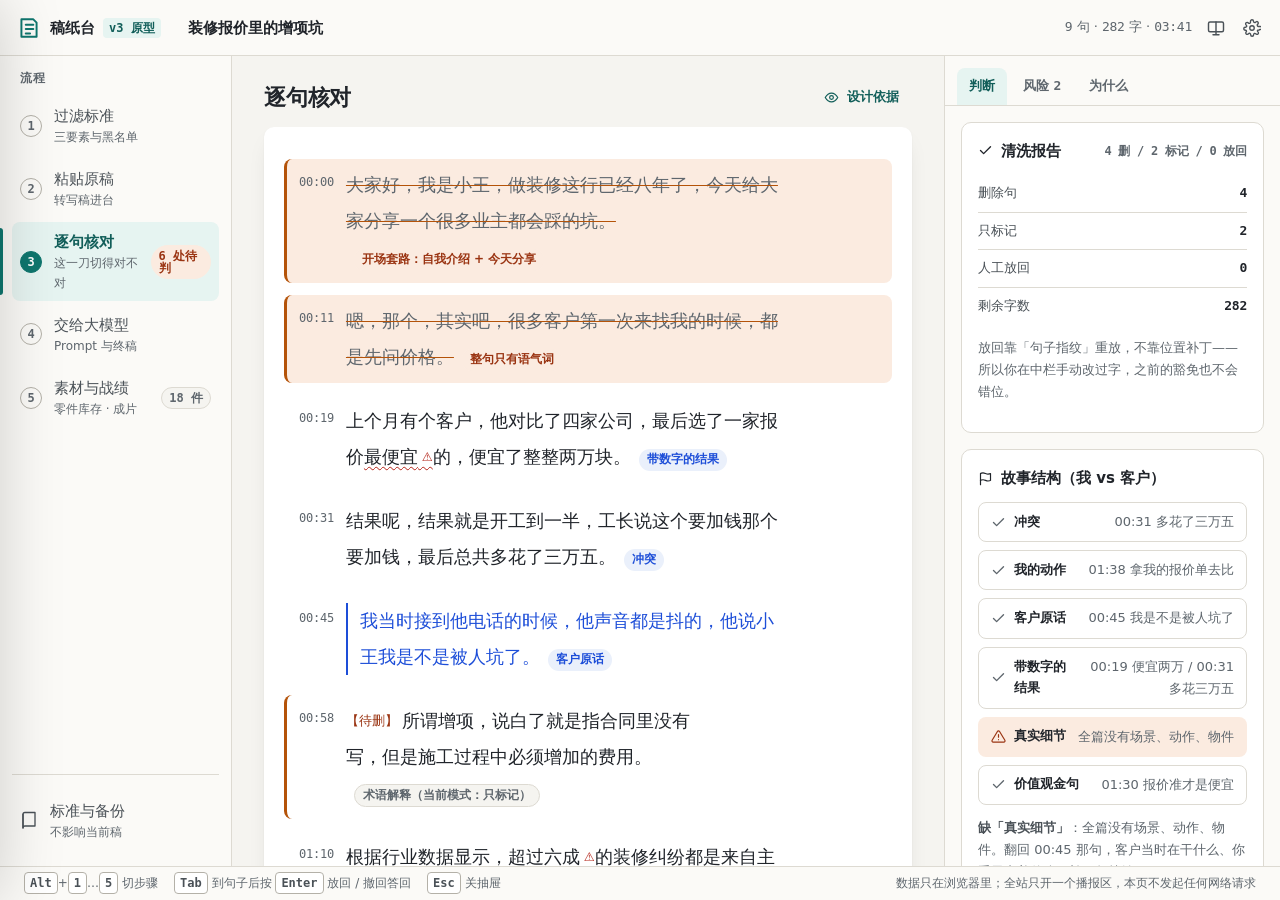
<file: ui-redesign/koubo-ui-redesign.html>
<!DOCTYPE html>
<html lang="zh-CN" data-theme="auto">
<head>
<meta charset="UTF-8">
<meta name="viewport" content="width=device-width, initial-scale=1">
<title>稿纸台 · 口播文字稿整理工具 UI 重设计原型</title>
<style>
/* ==========================================================================
   稿纸台 / Manuscript Desk —— 设计令牌（唯一允许出现色值的地方）
   依据 ui-redesign/DESIGN.md；对比度为 WCAG 相对亮度公式实算值
   ========================================================================== */
:root {
  /* —— primitive：纸与墨 —— */
  --p-paper:   #FFFFFF;
  --p-page:    #F5F4F0;
  --p-panel:   #FBFAF7;
  --p-ink-900: #1A1D21;  /* 15.37:1 on page */
  --p-ink-700: #20242A;  /* 15.59:1 on paper —— 稿纸正文 */
  --p-ink-600: #4A5157;  /*  7.32:1 on page —— UI 次级 */
  --p-ink-500: #5E666D;  /*  5.30:1 on page —— 弱化说明下限 */
  /* —— primitive：动作青 —— */
  --p-teal-900:#115E59;  /*  6.89:1 on page */
  --p-teal-700:#0F766E;  /*  5.47:1 with white —— 主按钮底 */
  --p-teal-600:#0D9488;  /*  4.97:1 on page —— 仅大字/图形 */
  --p-teal-50: #E6F4F1;
  /* —— primitive：判定四色 —— */
  --p-red-700:#B42318; --p-red-800:#97231B; --p-red-50:#FBE9E7;
  --p-org-700:#B45309; --p-org-800:#9A3412; --p-org-50:#FBEBE0;
  --p-grn-700:#15803D; --p-grn-800:#166534; --p-grn-50:#E7F4EC;
  --p-blue-700:#1D4ED8; --p-blue-50:#EAF0FB;
  /* —— primitive：线 —— */
  --p-line:  #DDDAD2;  /* 1.4:1 纯装饰分隔 */
  --p-edge:  #6B7280;  /* 4.83:1 控件边界 */
  --p-edge-soft: #B4B1A8;

  /* —— semantic —— */
  --surface-app: var(--p-page);
  --surface-paper: var(--p-paper);
  --surface-panel: var(--p-panel);
  --surface-select: var(--p-teal-50);
  --surface-hover: #EFEDE6;
  --ink-primary: var(--p-ink-700);
  --ink-ui: var(--p-ink-600);
  --ink-muted: var(--p-ink-500);
  --ink-on-action: #FFFFFF;
  --action: var(--p-teal-700);
  --action-hover: var(--p-teal-900);
  --action-text: var(--p-teal-900);
  --flag-must: var(--p-red-800);
  --flag-mark: var(--p-org-800);
  --keep: var(--p-grn-800);
  --quote: var(--p-blue-700);
  --focus: var(--p-teal-700);
  --edge-field: var(--p-edge);
  --rule: var(--p-line);
  /* 压在饱和底色上的字：亮档白，暗档必须转深（白字压浅青只有 1.5:1） */
  --ink-on-solid: #FFFFFF;

  /* —— 排印 —— */
  --font-ui: system-ui, -apple-system, "PingFang SC", "Microsoft YaHei", "Source Han Sans SC", "Noto Sans CJK SC", sans-serif;
  --font-body: "Songti SC", "Source Han Serif SC", "Noto Serif CJK SC", "Noto Serif SC", STSong, SimSun, serif;
  --font-num: ui-monospace, "SF Mono", Consolas, "JetBrains Mono", monospace;
  --t-12:12px; --t-13:13px; --t-15:15px; --t-18:18px; --t-22:22px; --t-28:28px; --t-36:36px;

  /* —— 间距（密度 7/10）—— */
  --s-1:4px; --s-2:8px; --s-3:12px; --s-4:16px; --s-5:24px; --s-6:32px; --s-7:48px;

  /* —— 尺寸 —— */
  --rail-w:232px; --insp-w:384px;
  --target:28px;          /* WCAG 2.2 SC 2.5.8 要求 24 CSS px，这里留到 28 */
  --btn-h:40px;
  --measure:38em;         /* 稿纸行宽：38 个汉字 */

  /* —— 动效 —— */
  --d-fast:120ms; --d-panel:200ms; --e-out:cubic-bezier(.2,.8,.2,1); --e-in:cubic-bezier(.4,0,1,1);

  /* —— 组件层 —— */
  --c-pill-red: var(--p-red-50);   --c-pill-org: var(--p-org-50);
  --c-pill-grn: var(--p-grn-50);   --c-pill-blue: var(--p-blue-50);
  --c-row-hover: var(--surface-hover);
  --c-bar-track: #E4E1D8;
}

/* 夜稿：稿纸比页面更暗，保持「稿纸是与环境反差最大的面」 */
[data-theme="dark"] {
  --p-paper:#0F1315; --p-page:#14181B; --p-panel:#1B2124;
  --p-ink-900:#E7EAE8; --p-ink-700:#DDE2E4; --p-ink-600:#A9B2B8; --p-ink-500:#8C979E;
  --p-teal-900:#5EEAD4; --p-teal-700:#2DD4BF; --p-teal-600:#2DD4BF; --p-teal-50:#123834;
  --p-red-700:#F9A8A0; --p-red-800:#F9A8A0; --p-red-50:#3A1D1B;
  --p-org-700:#F0B28C; --p-org-800:#F0B28C; --p-org-50:#372415;
  --p-grn-700:#7DD3A8; --p-grn-800:#7DD3A8; --p-grn-50:#17301F;
  --p-blue-700:#93B4F5; --p-blue-50:#18233A;
  --p-line:#262C31; --p-edge:#6E787E; --p-edge-soft:#454D53;
  --surface-hover:#222A2F; --surface-select:#123834;
  --ink-on-action:#0F1315; --ink-on-solid:#0F1315; --action-text:#5EEAD4;
  --focus:#5EEAD4; --c-bar-track:#2A3238;
}
@media (prefers-color-scheme: dark) {
  [data-theme="auto"] {
    --p-paper:#0F1315; --p-page:#14181B; --p-panel:#1B2124;
    --p-ink-900:#E7EAE8; --p-ink-700:#DDE2E4; --p-ink-600:#A9B2B8; --p-ink-500:#8C979E;
    --p-teal-900:#5EEAD4; --p-teal-700:#2DD4BF; --p-teal-600:#2DD4BF; --p-teal-50:#123834;
    --p-red-700:#F9A8A0; --p-red-800:#F9A8A0; --p-red-50:#3A1D1B;
    --p-org-700:#F0B28C; --p-org-800:#F0B28C; --p-org-50:#372415;
    --p-grn-700:#7DD3A8; --p-grn-800:#7DD3A8; --p-grn-50:#17301F;
    --p-blue-700:#93B4F5; --p-blue-50:#18233A;
    --p-line:#262C31; --p-edge:#6E787E; --p-edge-soft:#454D53;
    --surface-hover:#222A2F; --surface-select:#123834;
    --ink-on-action:#0F1315; --ink-on-solid:#0F1315; --action-text:#5EEAD4;
    --focus:#5EEAD4; --c-bar-track:#2A3238;
  }
}

/* ============================ 基础 ============================ */
* { box-sizing: border-box; }
html, body { height: 100%; }
body {
  margin: 0; background: var(--surface-app); color: var(--ink-ui);
  font: 400 var(--t-15)/1.6 var(--font-ui);
  -webkit-font-smoothing: antialiased;
}
h1,h2,h3 { margin: 0; font-weight: 700; color: var(--ink-primary); font-family: var(--font-ui); }
button { font: inherit; color: inherit; }
input, textarea, select { font: inherit; }
.sr-only {
  position:absolute; width:1px; height:1px; padding:0; margin:-1px;
  overflow:hidden; clip:rect(0 0 0 0); white-space:nowrap; border:0;
}
.num { font-family: var(--font-num); font-variant-numeric: tabular-nums; letter-spacing:-.02em; }
:focus { outline: none; }
:focus-visible { outline: 3px solid var(--focus); outline-offset: 2px; border-radius: 4px; }
.ico { width: 18px; height: 18px; flex: 0 0 auto; }
.ico-sm { width: 15px; height: 15px; flex: 0 0 auto; }

/* ============================ 骨架 ============================ */
.app { display: flex; flex-direction: column; height: 100vh; }

.bar {
  display: flex; align-items: center; gap: var(--s-3);
  height: 56px; padding: 0 var(--s-4); flex: 0 0 auto;
  background: var(--surface-panel); border-bottom: 1px solid var(--rule);
}
.brand { display: flex; align-items: center; gap: var(--s-2); font-weight: 700; color: var(--ink-primary); font-size: var(--t-15); }
.brand .mark { width: 26px; height: 26px; color: var(--action); }
.brand .tag {
  font: 600 var(--t-12)/1 var(--font-num); color: var(--action-text);
  background: var(--surface-select); padding: 4px 6px; border-radius: 4px;
}
.docname {
  display: flex; align-items: center; gap: var(--s-2); min-width: 0; flex: 1 1 auto;
  padding: 0 var(--s-3); height: 34px; border-radius: 6px;
  border: 1px dashed transparent;
}
.docname:hover { border-color: var(--p-edge-soft); }
.docname input {
  background: none; border: 0; color: var(--ink-primary); font-weight: 600;
  font-size: var(--t-15); width: 100%; max-width: 320px;
}
.bar-right { display: flex; align-items: center; gap: var(--s-2); margin-left: auto; }
.stat { color: var(--ink-muted); font-size: var(--t-13); }

.body { display: flex; flex: 1 1 auto; min-height: 0; }

/* —— 左轨：5 步 —— */
.rail {
  flex: 0 0 var(--rail-w); display: flex; flex-direction: column; gap: var(--s-1);
  padding: var(--s-4) var(--s-3); overflow-y: auto;
  background: var(--surface-panel); border-right: 1px solid var(--rule);
}
.rail .lead {
  font: 600 var(--t-12)/1 var(--font-ui); letter-spacing: .12em;
  color: var(--ink-muted); padding: 0 var(--s-2) var(--s-2);
}
.step {
  display: flex; align-items: center; gap: var(--s-3);
  min-height: var(--target); padding: var(--s-2) var(--s-2);
  border: 0; border-radius: 8px; background: none; cursor: pointer;
  text-align: left; color: var(--ink-ui); position: relative;
  transition: background-color var(--d-fast) var(--e-out), color var(--d-fast) var(--e-out);
}
.step:hover { background: var(--c-row-hover); }
.step[aria-current="true"] { background: var(--surface-select); color: var(--action-text); font-weight: 600; }
.step[aria-current="true"]::before {
  content: ""; position: absolute; left: -12px; top: 6px; bottom: 6px; width: 3px;
  border-radius: 0 3px 3px 0; background: var(--action);
}
.step .no {
  flex: 0 0 22px; height: 22px; display: grid; place-items: center;
  border-radius: 50%; border: 1px solid var(--p-edge-soft);
  font: 600 var(--t-12)/1 var(--font-num); color: var(--ink-muted);
}
.step[aria-current="true"] .no { border-color: var(--action); background: var(--action); color: var(--ink-on-action); }
.step .nm { flex: 1 1 auto; min-width: 0; }
.step .sub { display: block; font-size: var(--t-12); color: var(--ink-muted); font-weight: 400; }
.step .cnt {
  font: 600 var(--t-12)/1 var(--font-num); color: var(--ink-muted);
  background: var(--p-page); border: 1px solid var(--rule); border-radius: 999px; padding: 4px 7px;
}
.step .cnt[data-tone="warn"] { color: var(--flag-mark); background: var(--c-pill-org); border-color: transparent; }
.rail-foot { margin-top: auto; display: flex; flex-direction: column; gap: var(--s-1); padding-top: var(--s-4); border-top: 1px solid var(--rule); }

/* —— 中栏：稿纸台 —— */
.desk { flex: 1 1 auto; min-width: 0; display: flex; flex-direction: column; }
.desk-head {
  display: flex; align-items: baseline; gap: var(--s-3); flex: 0 0 auto;
  padding: var(--s-5) var(--s-6) var(--s-3);
}
.desk-head h2 { font-size: var(--t-22); letter-spacing: -.01em; }
.desk-head .why { margin-left: auto; }
.desk-scroll { flex: 1 1 auto; overflow-y: auto; padding: 0 var(--s-6) var(--s-7); }
.sheet {
  background: var(--surface-paper); border-radius: 10px;
  box-shadow: 0 1px 2px rgba(26,29,33,.06), 0 8px 24px -12px rgba(26,29,33,.18);
  padding: var(--s-6); max-width: 860px;
}
[data-theme="dark"] .sheet, .sheet { }
[data-theme="dark"] .sheet { box-shadow: 0 1px 0 rgba(0,0,0,.4), 0 12px 32px -16px #000; }

/* —— 右栏：检视器 —— */
.inspector {
  flex: 0 0 var(--insp-w); display: flex; flex-direction: column; min-height: 0;
  background: var(--surface-panel); border-left: 1px solid var(--rule);
}
.insp-tabs { display: flex; gap: var(--s-1); padding: var(--s-3) var(--s-3) 0; flex: 0 0 auto; }
.itab {
  border: 0; background: none; cursor: pointer; padding: var(--s-2) var(--s-3);
  min-height: var(--target); border-radius: 8px 8px 0 0; color: var(--ink-muted);
  font-size: var(--t-13); font-weight: 600;
  transition: color var(--d-fast) var(--e-out), background-color var(--d-fast) var(--e-out);
}
.itab:hover { color: var(--ink-primary); background: var(--c-row-hover); }
.itab[aria-selected="true"] { color: var(--action-text); background: var(--surface-select); }
.insp-body { flex: 1 1 auto; overflow-y: auto; padding: var(--s-4); border-top: 1px solid var(--rule); }
.card { border: 1px solid var(--rule); border-radius: 10px; padding: var(--s-4); margin-bottom: var(--s-4); background: var(--surface-paper); }
.card > h3 {
  display: flex; align-items: center; gap: var(--s-2);
  font-size: var(--t-15); margin-bottom: var(--s-3);
}
.card > h3 .n { margin-left: auto; font: 600 var(--t-12)/1 var(--font-num); color: var(--ink-muted); }
.kv { display: flex; justify-content: space-between; gap: var(--s-3); padding: var(--s-2) 0; border-top: 1px solid var(--rule); font-size: var(--t-13); }
.kv:first-of-type { border-top: 0; }
.kv b { color: var(--ink-primary); font-weight: 600; }
.note { font-size: var(--t-13); color: var(--ink-muted); line-height: 1.7; }
.note b { color: var(--ink-ui); font-weight: 600; }
.why-list { margin: 0; padding-left: 1.1em; font-size: var(--t-13); color: var(--ink-ui); line-height: 1.75; }
.why-list li { margin-bottom: var(--s-2); }
.why-list code { font: 500 var(--t-12)/1.6 var(--font-num); color: var(--action-text); }

/* ============================ 控件 ============================ */
.btn {
  display: inline-flex; align-items: center; justify-content: center; gap: var(--s-2);
  min-height: var(--btn-h); padding: 0 var(--s-4); border-radius: 8px;
  border: 1px solid var(--edge-field); background: var(--surface-paper); color: var(--action-text);
  cursor: pointer; font-weight: 600; font-size: var(--t-15);
  transition: background-color var(--d-fast) var(--e-out), border-color var(--d-fast) var(--e-out), transform var(--d-fast) var(--e-out);
}
.btn:hover { background: var(--surface-select); }
.btn:active { transform: scale(.985); }
.btn-primary { background: var(--action); border-color: var(--action); color: var(--ink-on-action); }
.btn-primary:hover { background: var(--action-hover); border-color: var(--action-hover); color: var(--ink-on-solid); }
.btn-ghost { border-color: transparent; background: none; }
.btn-ghost:hover { background: var(--c-row-hover); }
.btn-sm { min-height: var(--target); padding: 0 var(--s-3); font-size: var(--t-13); border-radius: 6px; }
.btn-danger-quiet { border-color: transparent; background: none; color: var(--ink-muted); }
.btn-danger-quiet:hover { color: var(--p-red-700); background: var(--c-pill-red); }
.icon-btn {
  width: var(--target); height: var(--target); display: grid; place-items: center;
  border: 1px solid transparent; border-radius: 6px; background: none; cursor: pointer; color: var(--ink-ui);
  transition: background-color var(--d-fast) var(--e-out), color var(--d-fast) var(--e-out);
}
.icon-btn:hover { background: var(--c-row-hover); color: var(--ink-primary); }
/* 命中的是 label 不是 input：包住的 label 才是可指点区域 */
.seg { display: inline-flex; gap: var(--s-1); background: var(--p-page); border: 1px solid var(--rule); border-radius: 8px; padding: 3px; }
.seg label {
  display: inline-flex; align-items: center; gap: 6px; min-height: 26px; padding: 0 var(--s-3);
  border-radius: 6px; cursor: pointer; font-size: var(--t-13); color: var(--ink-ui);
  transition: background-color var(--d-fast) var(--e-out), color var(--d-fast) var(--e-out);
}
.seg label:hover { background: var(--c-row-hover); }
.seg input { position: absolute; opacity: 0; width: 1px; height: 1px; }
.seg input:checked + span { color: var(--action-text); font-weight: 700; }
.seg label:has(input:checked) { background: var(--surface-paper); box-shadow: 0 1px 2px rgba(26,29,33,.12); }
.seg label:focus-within { outline: 3px solid var(--focus); outline-offset: 2px; }
.field {
  width: 100%; min-height: 40px; padding: var(--s-2) var(--s-3); border-radius: 8px;
  border: 1px solid var(--edge-field); background: var(--surface-paper); color: var(--ink-primary);
}
.field::placeholder { color: var(--ink-muted); }
textarea.field { line-height: 1.8; resize: vertical; }
.pill {
  display: inline-flex; align-items: center; gap: 5px; min-height: 22px; padding: 2px 8px;
  border-radius: 999px; font: 600 var(--t-12)/1.4 var(--font-ui);
}
.pill-red  { background: var(--c-pill-red);  color: var(--p-red-800); }
.pill-org  { background: var(--c-pill-org);  color: var(--p-org-800); }
.pill-grn  { background: var(--c-pill-grn);  color: var(--p-grn-800); }
.pill-blue { background: var(--c-pill-blue); color: var(--p-blue-700); }
.pill-mute { background: var(--p-page); color: var(--ink-muted); border: 1px solid var(--rule); }
.chip {
  display: inline-flex; align-items: center; gap: 6px; min-height: var(--target);
  padding: 0 var(--s-2) 0 var(--s-3); border-radius: 999px;
  background: var(--surface-paper); border: 1px solid var(--edge-field); color: var(--ink-primary);
  font-size: var(--t-13); cursor: pointer;
}
.chip[aria-pressed="true"] { background: var(--surface-select); border-color: var(--action); color: var(--action-text); font-weight: 600; }
.chip .x { width: 18px; height: 18px; display: grid; place-items: center; border-radius: 50%; color: var(--ink-muted); }
.chip .x:hover { background: var(--c-pill-red); color: var(--p-red-800); }

/* ============================ 稿纸：句级 diff ============================ */
.ms { font-family: var(--font-body); font-size: var(--t-18); line-height: 2.0; color: var(--ink-primary); max-width: var(--measure); }
.ms .para-gap { height: var(--s-3); }
.srow {
  display: flex; gap: var(--s-3); align-items: flex-start;
  padding: var(--s-2) var(--s-3); margin: 0 calc(-1 * var(--s-3));
  border-radius: 8px; border-left: 3px solid transparent;
  transition: background-color var(--d-fast) var(--e-out);
}
.srow:hover, .srow:focus-within { background: var(--surface-hover); }
.srow .tc {
  font: 500 var(--t-12)/1.9 var(--font-num); color: var(--ink-muted);
  flex: 0 0 auto; padding-top: .35em; white-space: nowrap;
}
.srow .tx { flex: 1 1 auto; min-width: 0; }
.srow .ops { flex: 0 0 auto; display: flex; gap: var(--s-1); opacity: 0; transition: opacity var(--d-fast) var(--e-out); }
.srow:hover .ops, .srow:focus-within .ops, .srow[data-pinned="true"] .ops { opacity: 1; }

/* 已删：划线 + 色条 + 降透明度（形状与颜色双编码） */
.srow.is-cut { border-left-color: var(--p-org-700); background: var(--c-pill-org); }
.srow.is-cut .tx { text-decoration: line-through; text-decoration-thickness: 1px; text-decoration-color: var(--p-org-700); color: var(--ink-muted); }
/* 放回 */
.srow.is-kept { border-left-color: var(--p-grn-700); }
.srow.is-kept .tx { color: var(--ink-primary); }
/* 只标记 */
.srow.is-mark { border-left-color: var(--p-org-700); background: none; }
.srow.is-mark .tx::before { content: "【待删】"; font-family: var(--font-ui); font-size: .72em; color: var(--p-org-800); vertical-align: .18em; margin-right: .3em; }
/* 客户原话 */
.srow.is-quote .tx { border-left: 2px solid var(--p-blue-700); padding-left: var(--s-3); color: var(--p-blue-700); }
/* 极限词：词级波浪线，不靠颜色单独承载 */
.risk-word {
  text-decoration: underline wavy var(--p-red-700); text-decoration-thickness: 1px;
  text-underline-offset: 3px; cursor: pointer; background: none; border: 0; padding: 0;
  font: inherit; color: inherit;
}
.risk-word::after { content: " ⚠"; font-family: var(--font-ui); font-size: .68em; color: var(--p-red-700); vertical-align: .22em; }

/* ============================ 表格（素材库 / 成片） ============================ */
.tbl { width: 100%; border-collapse: collapse; }
.tbl th {
  text-align: left; font: 600 var(--t-12)/1 var(--font-ui); letter-spacing: .06em;
  color: var(--ink-muted); padding: var(--s-2) var(--s-3); border-bottom: 1px solid var(--rule);
  white-space: nowrap;
}
.tbl td { padding: var(--s-3); border-bottom: 1px solid var(--rule); vertical-align: top; font-size: var(--t-13); }
.tbl tr { transition: background-color var(--d-fast) var(--e-out); }
.tbl tbody tr:hover { background: var(--surface-hover); }
.tbl .body-cell { font-family: var(--font-body); font-size: var(--t-15); line-height: 1.7; color: var(--ink-primary); max-width: 34em; }
.bar-mini { display: block; width: 68px; height: 6px; border-radius: 3px; background: var(--c-bar-track); overflow: hidden; }
.bar-mini i { display: block; height: 100%; background: var(--p-teal-600); border-radius: 3px; }
.stars { display: inline-flex; gap: 2px; }
.stars button { width: var(--target); height: var(--target); display: grid; place-items: center; border: 0; background: none; cursor: pointer; color: var(--p-edge-soft); border-radius: 4px; }
.stars button:hover { background: var(--c-row-hover); }
.stars button[data-on="true"] { color: var(--p-org-700); }

/* ============================ 其他 ============================ */
.empty {
  display: flex; flex-direction: column; align-items: center; gap: var(--s-3);
  padding: var(--s-7) var(--s-5); text-align: center; color: var(--ink-muted);
  border: 1px dashed var(--p-edge-soft); border-radius: 10px;
}
.empty .glyph { width: 34px; height: 34px; color: var(--p-edge-soft); }
.empty p { margin: 0; max-width: 30em; font-size: var(--t-13); line-height: 1.7; }
.gaps { display: grid; gap: var(--s-2); }
.gap {
  display: flex; align-items: center; gap: var(--s-2); padding: var(--s-2) var(--s-3);
  border-radius: 8px; font-size: var(--t-13); border: 1px solid var(--rule);
}
.gap[data-state="miss"] { background: var(--c-pill-org); border-color: transparent; color: var(--p-org-800); }
.gap[data-state="ok"] { color: var(--ink-muted); }
.statusbar {
  display: flex; align-items: center; gap: var(--s-4); flex: 0 0 auto;
  height: 34px; padding: 0 var(--s-5); border-top: 1px solid var(--rule);
  background: var(--surface-panel); font-size: var(--t-12); color: var(--ink-muted);
}
kbd {
  font: 600 var(--t-12)/1 var(--font-num); padding: 3px 5px; border-radius: 4px;
  border: 1px solid var(--p-edge-soft); background: var(--surface-paper); color: var(--ink-ui);
}
#toast {
  position: fixed; left: 50%; bottom: var(--s-6); transform: translate(-50%, 12px);
  display: flex; align-items: center; gap: var(--s-2);
  min-height: 40px; padding: var(--s-2) var(--s-4); border-radius: 10px;
  background: var(--p-ink-900); color: var(--p-paper); font-size: var(--t-13); font-weight: 600;
  box-shadow: 0 12px 32px -12px rgba(0,0,0,.5);
  opacity: 0; pointer-events: none;
  transition: opacity var(--d-panel) var(--e-out), transform var(--d-panel) var(--e-out);
  max-width: min(560px, 90vw);
}
[data-theme="dark"] #toast { background: var(--p-ink-900); color: var(--p-paper); }
#toast[data-show="true"] { opacity: 1; transform: translate(-50%, 0); }
#toast[data-tone="warn"] { background: var(--flag-mark); color: var(--ink-on-solid); }

/* 抽屉（设置） */
.drawer {
  position: fixed; inset: 0 auto 0 0; width: min(420px, 92vw); z-index: 30;
  background: var(--surface-panel); border-right: 1px solid var(--rule);
  transform: translateX(-100%); transition: transform var(--d-panel) var(--e-out);
  display: flex; flex-direction: column; box-shadow: 0 0 60px rgba(0,0,0,.18);
}
.drawer[data-open="true"] { transform: none; }
.scrim { position: fixed; inset: 0; z-index: 20; background: rgba(26,29,33,.32); opacity: 0; pointer-events: none; transition: opacity var(--d-panel) var(--e-out); }
.scrim[data-open="true"] { opacity: 1; pointer-events: auto; }
.drawer header { display: flex; align-items: center; gap: var(--s-2); padding: var(--s-4); border-bottom: 1px solid var(--rule); }
.drawer .inner { padding: var(--s-4); overflow-y: auto; }

/* 响应式 */
@media (max-width: 1280px) { :root { --insp-w: 336px; --measure: 34em; } }
@media (max-width: 1040px) {
  .body { flex-direction: column; overflow-y: auto; }
  .rail { flex: 0 0 auto; flex-direction: row; overflow-x: auto; border-right: 0; border-bottom: 1px solid var(--rule); padding: var(--s-2); }
  .rail .lead, .rail-foot { display: none; }
  .step .sub { display: none; }
  .inspector { flex: 1 1 auto; border-left: 0; border-top: 1px solid var(--rule); }
  .desk-scroll { padding: 0 var(--s-4) var(--s-6); }
  .desk-head { padding: var(--s-4); }
  .sheet { padding: var(--s-4); }
}
@media (max-width: 720px) {
  .bar { flex-wrap: wrap; height: auto; padding: var(--s-2) var(--s-3); }
  .docname { order: 3; flex: 1 1 100%; }
  .step .nm { font-size: var(--t-13); }
  .ms { font-size: var(--t-18); line-height: 1.9; }
  .srow { flex-wrap: wrap; }
  .srow .ops { opacity: 1; width: 100%; justify-content: flex-end; }
  :root { --measure: 100%; }
}
@media (prefers-reduced-motion: reduce) {
  * { transition-duration: 1ms !important; animation-duration: 1ms !important; }
  #toast { transform: translate(-50%, 0); }
}
</style>
</head>
<body>

<!-- ===================== 图标符号表（inline SVG，currentColor；0×0 是刻意的） ===================== -->
<svg width="0" height="0" aria-hidden="true" focusable="false" style="position:absolute">
  <defs>
    <symbol id="i-mark" viewBox="0 0 24 24" fill="none" stroke="currentColor" stroke-width="1.8" stroke-linecap="round" stroke-linejoin="round">
      <path d="M5 4h11l3 3v13H5z"/><path d="M9 9h7M9 13h7M9 17h4"/>
    </symbol>
    <symbol id="i-check" viewBox="0 0 24 24" fill="none" stroke="currentColor" stroke-width="2.2" stroke-linecap="round" stroke-linejoin="round"><path d="M20 6 9 17l-5-5"/></symbol>
    <symbol id="i-x" viewBox="0 0 24 24" fill="none" stroke="currentColor" stroke-width="2.2" stroke-linecap="round"><path d="M18 6 6 18M6 6l12 12"/></symbol>
    <symbol id="i-undo" viewBox="0 0 24 24" fill="none" stroke="currentColor" stroke-width="1.9" stroke-linecap="round" stroke-linejoin="round"><path d="M3 7v6h6"/><path d="M21 17a9 9 0 0 0-9-9 9 9 0 0 0-6.7 3L3 13"/></symbol>
    <symbol id="i-warn" viewBox="0 0 24 24" fill="none" stroke="currentColor" stroke-width="1.9" stroke-linecap="round" stroke-linejoin="round"><path d="M10.3 3.9 1.8 18a2 2 0 0 0 1.7 3h17a2 2 0 0 0 1.7-3L13.7 3.9a2 2 0 0 0-3.4 0Z"/><path d="M12 9v4M12 17h.01"/></symbol>
    <symbol id="i-flag" viewBox="0 0 24 24" fill="none" stroke="currentColor" stroke-width="1.9" stroke-linecap="round" stroke-linejoin="round"><path d="M4 15s1-1 4-1 5 2 8 2 4-1 4-1V4s-1 1-4 1-5-2-8-2-4 1-4 1Z"/><path d="M4 22v-7"/></symbol>
    <symbol id="i-quote" viewBox="0 0 24 24" fill="none" stroke="currentColor" stroke-width="1.9" stroke-linecap="round" stroke-linejoin="round"><path d="M7 15H4a1 1 0 0 1-1-1V9a3 3 0 0 1 3-3"/><path d="M17 15h-3a1 1 0 0 1-1-1V9a3 3 0 0 1 3-3"/></symbol>
    <symbol id="i-star" viewBox="0 0 24 24" fill="currentColor"><path d="m12 3 2.7 5.8 6.3.8-4.6 4.4 1.2 6.3L12 17.3 6.4 20.3l1.2-6.3L3 9.6l6.3-.8Z"/></symbol>
    <symbol id="i-copy" viewBox="0 0 24 24" fill="none" stroke="currentColor" stroke-width="1.9" stroke-linecap="round" stroke-linejoin="round"><rect x="9" y="9" width="12" height="12" rx="2"/><path d="M5 15V5a2 2 0 0 1 2-2h10"/></symbol>
    <symbol id="i-down" viewBox="0 0 24 24" fill="none" stroke="currentColor" stroke-width="1.9" stroke-linecap="round" stroke-linejoin="round"><path d="M12 3v13M6 12l6 6 6-6M4 21h16"/></symbol>
    <symbol id="i-gear" viewBox="0 0 24 24" fill="none" stroke="currentColor" stroke-width="1.8" stroke-linecap="round" stroke-linejoin="round"><circle cx="12" cy="12" r="3"/><path d="M19.4 15a1.6 1.6 0 0 0 .3 1.8l.1.1a2 2 0 1 1-2.8 2.8l-.1-.1a1.6 1.6 0 0 0-2.7 1.1v.3a2 2 0 1 1-4 0v-.2a1.6 1.6 0 0 0-2.8-1.2l-.1.1a2 2 0 1 1-2.8-2.8l.1-.1A1.6 1.6 0 0 0 3.5 15H3a2 2 0 1 1 0-4h.2A1.6 1.6 0 0 0 4.4 8.2l-.1-.1a2 2 0 1 1 2.8-2.8l.1.1a1.6 1.6 0 0 0 1.8.3H9a1.6 1.6 0 0 0 1-1.5V3a2 2 0 1 1 4 0v.2a1.6 1.6 0 0 0 2.7 1.1l.1-.1a2 2 0 1 1 2.8 2.8l-.1.1a1.6 1.6 0 0 0-.3 1.8V9a1.6 1.6 0 0 0 1.5 1H23a2 2 0 1 1 0 4h-.2a1.6 1.6 0 0 0-1.4.9Z"/></symbol>
    <symbol id="i-sun" viewBox="0 0 24 24" fill="none" stroke="currentColor" stroke-width="1.9" stroke-linecap="round"><circle cx="12" cy="12" r="4"/><path d="M12 2v2M12 20v2M2 12h2M20 12h2M5 5l1.4 1.4M17.6 17.6 19 19M19 5l-1.4 1.4M6.4 17.6 5 19"/></symbol>
    <symbol id="i-moon" viewBox="0 0 24 24" fill="none" stroke="currentColor" stroke-width="1.9" stroke-linecap="round" stroke-linejoin="round"><path d="M21 12.8A9 9 0 1 1 11.2 3a7 7 0 0 0 9.8 9.8Z"/></symbol>
    <symbol id="i-auto" viewBox="0 0 24 24" fill="none" stroke="currentColor" stroke-width="1.9" stroke-linecap="round" stroke-linejoin="round"><rect x="2" y="4" width="20" height="13" rx="2"/><path d="M8 21h8M12 17v4M12 4v13"/></symbol>
    <symbol id="i-wand" viewBox="0 0 24 24" fill="none" stroke="currentColor" stroke-width="1.9" stroke-linecap="round" stroke-linejoin="round"><path d="m3 21 12-12M14 4l1 2 2 1-2 1-1 2-1-2-2-1 2-1ZM19 11l.7 1.3 1.3.7-1.3.7-.7 1.3-.7-1.3-1.3-.7 1.3-.7Z"/></symbol>
    <symbol id="i-search" viewBox="0 0 24 24" fill="none" stroke="currentColor" stroke-width="1.9" stroke-linecap="round"><circle cx="11" cy="11" r="7"/><path d="m20 20-3.5-3.5"/></symbol>
    <symbol id="i-film" viewBox="0 0 24 24" fill="none" stroke="currentColor" stroke-width="1.8" stroke-linecap="round" stroke-linejoin="round"><rect x="2" y="4" width="20" height="16" rx="2"/><path d="M7 4v16M17 4v16M2 12h20M2 8h5M2 16h5M17 8h5M17 16h5"/></symbol>
    <symbol id="i-box" viewBox="0 0 24 24" fill="none" stroke="currentColor" stroke-width="1.8" stroke-linecap="round" stroke-linejoin="round"><path d="M21 8 12 3 3 8v8l9 5 9-5Z"/><path d="m3 8 9 5 9-5M12 13v8"/></symbol>
    <symbol id="i-trash" viewBox="0 0 24 24" fill="none" stroke="currentColor" stroke-width="1.9" stroke-linecap="round" stroke-linejoin="round"><path d="M3 6h18M8 6V4h8v2M19 6l-1 14H6L5 6M10 11v5M14 11v5"/></symbol>
    <symbol id="i-plus" viewBox="0 0 24 24" fill="none" stroke="currentColor" stroke-width="2.2" stroke-linecap="round"><path d="M12 5v14M5 12h14"/></symbol>
    <symbol id="i-arrow" viewBox="0 0 24 24" fill="none" stroke="currentColor" stroke-width="1.9" stroke-linecap="round" stroke-linejoin="round"><path d="M5 12h14M13 6l6 6-6 6"/></symbol>
    <symbol id="i-book" viewBox="0 0 24 24" fill="none" stroke="currentColor" stroke-width="1.8" stroke-linecap="round" stroke-linejoin="round"><path d="M4 4.5A2.5 2.5 0 0 1 6.5 2H20v18H6.5A2.5 2.5 0 0 0 4 22.5Z"/><path d="M4 4.5v18"/></symbol>
    <symbol id="i-eye" viewBox="0 0 24 24" fill="none" stroke="currentColor" stroke-width="1.9" stroke-linecap="round" stroke-linejoin="round"><path d="M2 12s4-7 10-7 10 7 10 7-4 7-10 7S2 12 2 12Z"/><circle cx="12" cy="12" r="3"/></symbol>
  </defs>
</svg>

<div class="app">

  <!-- ===================== 顶部命令条 ===================== -->
  <header class="bar">
    <div class="brand">
      <svg class="mark" aria-hidden="true"><use href="#i-mark"/></svg>
      <span>稿纸台</span>
      <span class="tag" aria-hidden="true">v3 原型</span>
    </div>
    <div class="docname">
      <label class="sr-only" for="docTitle">这条片子的标题（用于导出文件名与一级标题）</label>
      <input id="docTitle" value="装修报价里的增项坑" autocomplete="off">
    </div>
    <div class="bar-right">
      <span class="stat"><span class="num" id="barSent">13</span> 句 · <span class="num" id="barChar">512</span> 字 · <span class="num">03:41</span></span>
      <button class="icon-btn" id="btnTheme" aria-label="切换主题：当前跟随系统">
        <svg class="ico" aria-hidden="true"><use href="#i-auto"/></svg>
      </button>
      <button class="icon-btn" data-act="open-settings" aria-label="打开标准设置抽屉">
        <svg class="ico" aria-hidden="true"><use href="#i-gear"/></svg>
      </button>
    </div>
  </header>

  <div class="body">

    <!-- ===================== 左轨：五步 ===================== -->
    <nav class="rail" aria-label="整理流程" id="rail">
      <span class="lead">流程</span>
      <button class="step" data-stage="std">
        <span class="no">1</span><span class="nm">过滤标准<span class="sub">三要素与黑名单</span></span>
      </button>
      <button class="step" data-stage="paste">
        <span class="no">2</span><span class="nm">粘贴原稿<span class="sub">转写稿进台</span></span>
      </button>
      <button class="step" data-stage="diff" aria-current="true">
        <span class="no">3</span><span class="nm">逐句核对<span class="sub">这一刀切得对不对</span></span>
        <span class="cnt" id="cntDiff">4 处待判</span>
      </button>
      <button class="step" data-stage="model">
        <span class="no">4</span><span class="nm">交给大模型<span class="sub">Prompt 与终稿</span></span>
      </button>
      <button class="step" data-stage="vault">
        <span class="no">5</span><span class="nm">素材与战绩<span class="sub">零件库存 · 成片</span></span>
        <span class="cnt" id="cntVault">18 件</span>
      </button>
      <div class="rail-foot">
        <button class="step" data-act="open-settings">
          <svg class="ico" aria-hidden="true"><use href="#i-book"/></svg>
          <span class="nm">标准与备份<span class="sub">不影响当前稿</span></span>
        </button>
      </div>
    </nav>

    <!-- ===================== 中栏 ===================== -->
    <main class="desk" id="desk" tabindex="-1">
      <div class="desk-head">
        <h2 id="deskTitle">逐句核对</h2>
        <button class="btn btn-ghost btn-sm why" data-act="why">
          <svg class="ico-sm" aria-hidden="true"><use href="#i-eye"/></svg>设计依据
        </button>
      </div>
      <div class="desk-scroll" id="deskBody"><!-- JS 渲染 --></div>
    </main>

    <!-- ===================== 右栏 ===================== -->
    <aside class="inspector" aria-label="检视器">
      <div class="insp-tabs" role="tablist" aria-label="检视器面板">
        <button class="itab" role="tab" id="tab-judge" aria-controls="inspBody" aria-selected="true">判断</button>
        <button class="itab" role="tab" id="tab-risk" aria-controls="inspBody" aria-selected="false">风险 <span class="num" id="riskTabN">2</span></button>
        <button class="itab" role="tab" id="tab-why" aria-controls="inspBody" aria-selected="false">为什么</button>
      </div>
      <div class="insp-body" id="inspBody" role="tabpanel" aria-labelledby="tab-judge"></div>
    </aside>
  </div>

  <!-- ===================== 状态条 ===================== -->
  <footer class="statusbar">
    <span><kbd>Alt</kbd>+<kbd>1</kbd>…<kbd>5</kbd> 切步骤</span>
    <span><kbd>Tab</kbd> 到句子后按 <kbd>Enter</kbd> 放回 / 撤回答回</span>
    <span><kbd>Esc</kbd> 关抽屉</span>
    <span style="margin-left:auto">数据只在浏览器里；全站只开一个播报区，本页不发起任何网络请求</span>
  </footer>
</div>

<!-- ===================== 设置抽屉 ===================== -->
<div class="scrim" id="scrim" data-open="false"></div>
<div class="drawer" id="drawer" data-open="false" role="dialog" aria-modal="true" aria-labelledby="drawerTitle">
  <header>
    <h2 id="drawerTitle" style="font-size:var(--t-18)">过滤标准</h2>
    <button class="icon-btn" data-act="close-settings" aria-label="关闭设置" style="margin-left:auto">
      <svg class="ico" aria-hidden="true"><use href="#i-x"/></svg>
    </button>
  </header>
  <div class="inner" id="drawerBody"></div>
</div>

<!-- 全站唯一 live region：不要给别的计数节点加 aria-live -->
<div id="toast" role="status" aria-live="polite" aria-atomic="true"></div>

<script>
/* ==========================================================================
   稿纸台原型 —— 只为验证设计的状态与交互，不接产品逻辑层
   ========================================================================== */
(function () {
  'use strict';
  var $ = function (id) { return document.getElementById(id); };
  var esc = function (s) { return String(s).replace(/[&<>"]/g, function (c) { return { '&': '&amp;', '<': '&lt;', '>': '&gt;', '"': '&quot;' }[c]; }); };
  var ico = function (n, cls) { return '<svg class="' + (cls || 'ico-sm') + '" aria-hidden="true"><use href="#i-' + n + '"/></svg>'; };

  /* ---------------- 示例数据（取自产品内置示例稿） ---------------- */
  /* state: plain 保留 / cut 已删 / mark 只标记 / kept 人工放回 */
  var S = [
    { tc: '00:00', tx: '大家好，我是小王，做装修这行已经八年了，今天给大家分享一个很多业主都会踩的坑。', st: 'cut', why: '开场套路：自我介绍 + 今天分享' },
    { tc: '00:11', tx: '嗯，那个，其实吧，很多客户第一次来找我的时候，都是先问价格。', st: 'cut', why: '整句只有语气词' },
    { tc: '00:19', tx: '上个月有个客户，他对比了四家公司，最后选了一家报价最便宜的，便宜了整整两万块。', st: 'plain', part: '带数字的结果', risk: [['最便宜', '极限词']] },
    { tc: '00:31', tx: '结果呢，结果就是开工到一半，工长说这个要加钱那个要加钱，最后总共多花了三万五。', st: 'plain', part: '冲突' },
    { tc: '00:45', tx: '我当时接到他电话的时候，他声音都是抖的，他说小王我是不是被人坑了。', st: 'plain', part: '客户原话', quote: true },
    { tc: '00:58', tx: '所谓增项，说白了就是指合同里没有写，但是施工过程中必须增加的费用。', st: 'mark', why: '术语解释（当前模式：只标记）' },
    { tc: '01:10', tx: '根据行业数据显示，超过六成的装修纠纷都是来自主材和人工的增项。', st: 'plain', risk: [['超过六成', '无来源数据']] },
    { tc: '01:22', tx: '报价低不是便宜，报价准才是便宜。', st: 'cut', why: '与第 9 句重复（实词重合 100%）' },
    { tc: '01:30', tx: '报价低不是便宜，报价准才是便宜。', st: 'plain', part: '价值观金句' },
    { tc: '01:38', tx: '我一直跟我自己的客户讲，你可以拿着我的报价单去比，比完你再回来找我。', st: 'plain', part: '我的动作' },
    { tc: '01:52', tx: '反正你至少要问清楚三件事：水电按米还是按项，瓷砖要不要找平，拆除含不含清运。', st: 'mark', why: '清单句，删了会丢信息（建议留着）' },
    { tc: '02:14', tx: '这三件事问明白了，你就不会多花冤枉钱。', st: 'plain' },
    { tc: '02:26', tx: '行，那今天就聊到这里，记得点赞关注，我们下期见。', st: 'cut', why: '结尾套路' }
  ];

  var RISK = [
    { n: '最便宜', cat: '极限词', si: 2, tc: '00:19', tip: '《广告法》第九条：不得使用“最”“第一”等绝对化用语。改法：给它比较的对象，比如「四家里报价最低的一家」。' },
    { n: '超过六成', cat: '无来源数据', si: 6, tc: '01:10', tip: '带数字的事实必须能说出来源，否则发布后被平台判定为虚假宣传。要么补「据 XX 协会 2025 年报告」，要么把数字去掉改成感受。' }
  ];

  var PARTS = [
    { n: '冲突', ok: true, from: '00:31 多花了三万五' },
    { n: '我的动作', ok: true, from: '01:38 拿我的报价单去比' },
    { n: '客户原话', ok: true, from: '00:45 我是不是被人坑了' },
    { n: '带数字的结果', ok: true, from: '00:19 便宜两万 / 00:31 多花三万五' },
    { n: '真实细节', ok: false, from: '全篇没有场景、动作、物件' },
    { n: '价值观金句', ok: true, from: '01:30 报价准才是便宜' }
  ];

  var VAULT = [
    { tx: '他对比了四家公司，最后选了最便宜的，结果多花三万五', bucket: '带数字的结果', used: 3, perf: 4.6, tc: '00:19' },
    { tx: '他说：小王，我是不是被人坑了', bucket: '客户原话', used: 5, perf: 4.8, tc: '00:45' },
    { tx: '开工到一半，工长说这个要加钱那个要加钱', bucket: '冲突', used: 2, perf: 4.1, tc: '00:31' },
    { tx: '你可以拿我的报价单去比，比完再回来找我', bucket: '我的动作', used: 1, perf: 3.9, tc: '01:38' },
    { tx: '水电按米还是按项，瓷砖要不要找平，拆除含不含清运', bucket: '真实细节', used: 0, perf: 0, tc: '01:52' },
    { tx: '报价低不是便宜，报价准才是便宜', bucket: '价值观金句', used: 4, perf: 4.4, tc: '01:30' },
    { tx: '验收那天他自己拿卷尺量，量完没说话', bucket: '真实细节', used: 0, perf: 0, tc: '—' }
  ];
  var BUCKETS = ['全部', '冲突', '我的动作', '客户原话', '带数字的结果', '真实细节', '价值观金句'];

  var TAKES = [
    { t: '增项坑：装修报价对比', d: '10-08', star: 4, src: 1, lines: '本条用了 5 件素材', hasBody: true },
    { t: '为什么你不该在直播间买瓷砖', d: '09-27', star: 3, src: 2, lines: '本条用了 3 件素材', hasBody: true },
    { t: '工期拖延的三个真原因', d: '09-15', star: 5, src: 1, lines: '本条用了 4 件素材', hasBody: true }
  ];

  var WHY = {
    diff: [
      '清洗报告不做成表格，直接把稿子当报告：<code>.srow</code> 就是句子本体，左色条＝状态，划线＝已删，颜色与形状同时编码，黑白打印也读得出来。',
      '放回按钮默认淡出、hover 或焦点进入才出现（<code>opacity</code> 不是 <code>display</code>），键盘用户 Tab 进来一定看得见。',
      '行宽锁 <code>--measure: 38em</code>：中文长行会串行，38 字是读句与扫行的折中。'
    ],
    std: [
      '标准是配置，不是每天要看的东西，所以收进抽屉与第 1 步，主屏不再常驻两张设置卡。',
      '黑名单词用 <code>.chip</code>，删除热区是右侧 × 本体（28×28），不靠 hover 才出现。'
    ],
    paste: [
      '粘贴区独占稿纸面：进来先看见空白稿纸和一条明确的下一步，而不是一屏按钮。',
      '「开始预清洗」是这一屏唯一的 <code>.btn-primary</code>，一个屏只允许一个主按钮。'
    ],
    model: [
      'Prompt 包与终稿是「输入—输出」的往返，所以并排同屏，用等宽字（<code>--font-num</code>）显示行数与字数，数字跳动不抖行。',
      '复制成功只用一个 toast（全站唯一 live region），不再给计数节点挂 <code>aria-live</code> 抢话。'
    ],
    vault: [
      '素材的「表现」是均分不是排名：用 <code>.bar-mini</code> 表达长度 + 数字表达分值，不单靠颜色。',
      '空状态写下一步做什么，并给一个真的能点的动作，不写「暂无数据」。'
    ]
  };

  /* ---------------- 状态 ---------------- */
  var stage = 'diff', inspTab = 'judge', bucket = '全部', lastFocus = null, toneTimer = null;

  /* ---------------- 工具 ---------------- */
  function toast(msg, tone) {
    var el = $('toast');
    el.textContent = msg;
    el.setAttribute('data-tone', tone || 'ok');
    el.setAttribute('data-show', 'true');
    clearTimeout(toneTimer);
    toneTimer = setTimeout(function () { el.setAttribute('data-show', 'false'); }, 2600);
  }
  function counts() {
    var cut = S.filter(function (x) { return x.st === 'cut'; }).length;
    var mark = S.filter(function (x) { return x.st === 'mark'; }).length;
    var kept = S.filter(function (x) { return x.st === 'kept'; }).length;
    var chars = S.reduce(function (a, x) { return a + (x.st === 'cut' ? 0 : x.tx.length); }, 0);
    return { cut: cut, mark: mark, kept: kept, todo: cut + mark, chars: chars, total: S.length };
  }
  function syncBar() {
    var c = counts();
    $('barSent').textContent = String(c.total - c.cut);
    $('barChar').textContent = String(c.chars);
    var d = $('cntDiff');
    d.textContent = c.todo ? c.todo + ' 处待判' : '已全部核对';
    d.setAttribute('data-tone', c.todo ? 'warn' : 'ok');
    $('riskTabN').textContent = String(RISK.length);
  }

  /* ---------------- 中栏渲染 ---------------- */
  function rowHtml(x, i) {
    var cls = x.st === 'cut' ? 'is-cut' : x.st === 'kept' ? 'is-kept' : x.st === 'mark' ? 'is-mark' : '';
    if (x.quote && x.st !== 'cut') cls += ' is-quote';
    var tx = esc(x.tx);
    if (x.risk) x.risk.forEach(function (r) {
      tx = tx.replace(r[0], '<button class="risk-word" data-act="risk" data-i="' + i + '">' + r[0] + '</button>');
    });
    var ops = '';
    if (x.st === 'cut') ops = '<button class="btn btn-sm" data-act="restore" data-i="' + i + '">' + ico('undo') + '放回</button>';
    else if (x.st === 'mark') ops = '<button class="btn btn-sm" data-act="drop" data-i="' + i + '">删整句</button>' +
      '<button class="btn btn-sm" data-act="keep" data-i="' + i + '">' + ico('check') + '留着</button>';
    else ops = '<button class="btn btn-sm" data-act="flag" data-i="' + i + '">标记待删</button>';
    var tag = x.part ? '<span class="pill pill-blue" style="margin-left:8px">' + esc(x.part) + '</span>' : '';
    var note = x.st === 'cut' || x.st === 'mark'
      ? '<span class="pill ' + (x.st === 'cut' ? 'pill-org' : 'pill-mute') + '" style="margin-left:8px">' + esc(x.why || '') + '</span>'
      : (x.st === 'kept' ? '<span class="pill pill-grn" style="margin-left:8px">已放回</span>' : '');
    return '<div class="srow ' + cls + '" data-i="' + i + '">' +
      '<span class="tc num">' + x.tc + '</span>' +
      '<span class="tx">' + tx + tag + note + '</span>' +
      '<span class="ops">' + ops + '</span></div>';
  }

  var render = {};

  render.diff = function () {
    var c = counts();
    return '<div class="sheet"><div class="ms">' +
      S.map(rowHtml).join('<div class="para-gap"></div>') +
      '</div></div>' +
      '<div style="display:flex;align-items:center;gap:12px;margin-top:16px;max-width:860px">' +
      '<div style="flex:1 1 auto;height:6px;border-radius:3px;background:var(--c-bar-track);overflow:hidden">' +
      '<i style="display:block;height:100%;background:var(--p-teal-600);border-radius:3px;width:' +
      Math.round((c.total - c.todo) / c.total * 100) + '%"></i></div>' +
      '<span class="note num">' + (c.total - c.todo) + '/' + c.total + ' 已核对</span>' +
      '<button class="btn btn-primary" data-act="finish-diff">' + ico('wand') + '核对完，生成 Prompt 包</button></div>';
  };

  render.paste = function () {
    return '<div class="sheet">' +
      '<label class="sr-only" for="rawTa">原始口播稿（语音转文字得到的整段文稿）</label>' +
      '<textarea id="rawTa" class="field" style="font-family:var(--font-body);font-size:17px;line-height:2" rows="14" ' +
      'placeholder="把语音转文字得到的口播稿整段粘贴到这里（带时间码也可以，工具会保留时间码）…">' +
      esc('大家好，我是小王，做装修这行已经八年了，今天给大家分享一个很多业主都会踩的坑。\n嗯，那个，其实吧，很多客户第一次来找我的时候，都是先问价格。\n上个月有个客户，他对比了四家公司，最后选了一家报价最便宜的，便宜了整整两万块。') +
      '</textarea>' +
      '<div style="display:flex;align-items:center;gap:12px;margin-top:16px">' +
      '<button class="btn btn-primary" data-act="to-diff">' + ico('wand') + '开始预清洗</button>' +
      '<button class="btn" data-act="sample">' + ico('book') + '载入示例稿</button>' +
      '<button class="btn btn-danger-quiet" data-act="clear-raw">清空文稿</button>' +
      '<span class="note num" style="margin-left:auto">137 字 · 3 句</span></div>' +
      '</div>';
  };

  render.std = function () {
    var f = [
      ['有信息量', '删掉之后观众少知道一件事。留。'],
      ['可画面化', '剪得出对应画面。剪不出的长段说明，压缩或删。'],
      ['服务主线', '和「增项」这条主线无关的枝节，先挪进素材库。']
    ];
    var bl = ['大家好', '今天分享', '那个', '其实吧', '就是说', '反正', '点赞关注'];
    return '<div class="sheet" style="max-width:760px">' +
      '<h3 style="font-size:var(--t-18);margin:0 0 8px;color:var(--ink-primary)">三要素过滤标准</h3>' +
      '<div class="gaps">' + f.map(function (x) {
        return '<div class="gap" data-state="ok"><span class="pill pill-grn">' + ico('check') + x[0] + '</span><span class="note">' + esc(x[1]) + '</span></div>';
      }).join('') + '</div>' +
      '<h3 style="font-size:var(--t-18);margin:24px 0 8px;color:var(--ink-primary)">黑名单（命中即处理）</h3>' +
      '<div style="display:flex;flex-wrap:wrap;gap:8px">' + bl.map(function (x) {
        return '<span class="chip">' + esc(x) + '<button class="x" data-act="del-word" data-w="' + esc(x) + '" aria-label="从黑名单删除 ' + esc(x) + '">' + ico('x', 'ico-sm') + '</button></span>';
      }).join('') + '</div>' +
      '<div style="display:flex;align-items:center;gap:12px;margin-top:16px">' +
      '<input class="field" id="newWord" style="max-width:260px" placeholder="新增要删的类型" aria-label="新增要删除的类型">' +
      '<button class="btn" data-act="add-word">添加</button>' +
      '<div class="seg" role="group" aria-label="黑名单处理方式">' +
      '<label><input type="radio" name="blm" checked><span>整句删除</span></label>' +
      '<label><input type="radio" name="blm"><span>只标记【待删】</span></label></div></div>' +
      '<p class="note" style="margin-top:16px">标准改动会让已生成的 Prompt 包失效，取用前按最新标准重建——这条规则在新 UI 里靠第 1 步的角标提示，不靠弹窗。</p>' +
      '</div>';
  };

  render.model = function () {
    var p = '【任务】把下面的口播清洗稿整理成可开剪的成片稿。\n【硬约束】不得添加文稿中不存在的事实、数字、人名、时间；不得改写客户原话的措辞；每删一句必须在报告里留痕。\n【输出】Markdown：一级标题=片名，二级标题=段落，句末标注时间码。\n\n【清洗稿】\n' +
      S.filter(function (x) { return x.st !== 'cut'; }).map(function (x) { return x.tc + ' ' + x.tx; }).join('\n');
    return '<div style="display:grid;grid-template-columns:1fr 1fr;gap:16px;align-items:start;max-width:1080px">' +
      '<div class="sheet"><h3 style="margin:0 0 8px;font-size:var(--t-18)">Prompt 包（交给大模型）</h3>' +
      '<label class="sr-only" for="promptTa">Prompt 包</label>' +
      '<textarea id="promptTa" class="field" readonly rows="13" style="font-family:var(--font-num);font-size:13px;line-height:1.8">' + esc(p) + '</textarea>' +
      '<div style="display:flex;gap:8px;margin-top:12px"><button class="btn btn-primary" data-act="copy" data-what="Prompt 包">' + ico('copy') + '复制</button>' +
      '<button class="btn" data-act="dl">' + ico('down') + '下载 .txt</button>' +
      '<span class="note num" style="margin-left:auto;align-self:center">' + p.length + ' 字</span></div></div>' +
      '<div class="sheet"><h3 style="margin:0 0 8px;font-size:var(--t-18)">最终整理稿（大模型返回后粘回）</h3>' +
      '<textarea class="field" rows="13" style="font-family:var(--font-body);font-size:17px;line-height:1.9" placeholder="把大模型返回的 Markdown 粘贴到这里，成片记录会自动登记这条…"></textarea>' +
      '<div style="display:flex;gap:8px;margin-top:12px"><button class="btn btn-primary" data-act="copy" data-what="Markdown">' + ico('copy') + '复制 Markdown</button>' +
      '<button class="btn" data-act="dl">' + ico('down') + '下载 .md</button>' +
      '<button class="btn btn-ghost" data-act="to-vault">登记成片 →</button></div></div></div>';
  };

  render.vault = function () {
    var rows = VAULT.filter(function (v) { return bucket === '全部' || v.bucket === bucket; });
    var body = rows.length
      ? '<table class="tbl"><thead><tr><th>素材</th><th>桶</th><th>用过</th><th>表现</th><th>操作</th></tr></thead><tbody>' +
      rows.map(function (v) {
        var i = VAULT.indexOf(v);
        return '<tr><td class="body-cell">' + esc(v.tx) + '<div class="note num" style="margin-top:4px">来源 ' + esc(v.tc) + '</div></td>' +
          '<td><span class="pill pill-blue">' + esc(v.bucket) + '</span></td>' +
          '<td class="num">' + v.used + ' 次</td>' +
          '<td>' + (v.perf ? '<span class="bar-mini"><i style="width:' + Math.round(v.perf / 5 * 100) + '%"></i></span><span class="num" style="font-size:var(--t-12)">均分 ' + v.perf.toFixed(1) + '</span>' : '<span class="pill pill-mute">未用过</span>') + '</td>' +
          '<td><button class="btn btn-sm" data-act="vault-edit" data-i="' + i + '">改桶</button></td></tr>';
      }).join('') + '</tbody></table>'
      : '<div class="empty">' + '<svg class="glyph" aria-hidden="true"><use href="#i-box"/></svg>' +
      '<p><b style="color:var(--ink-primary)">' + esc(bucket) + ' 这个桶还是空的。</b>清洗时被删掉但你可能还想用的句子会自动落到这里；也可以在第 3 步按住某句选「存进素材库」。</p>' +
      '<button class="btn" data-act="sample2">' + ico('book') + '载入示例稿试一下</button></div>';
    return '<div style="display:flex;flex-wrap:wrap;gap:8px;align-items:center;margin-bottom:16px">' +
      BUCKETS.map(function (b) {
        return '<button class="chip" data-act="bucket" data-b="' + esc(b) + '" aria-pressed="' + (b === bucket) + '">' + esc(b) + '</button>';
      }).join('') +
      '<span style="margin-left:auto;display:flex;gap:8px">' +
      '<button class="btn btn-sm" data-act="vault-add">' + ico('plus') + '记一笔</button>' +
      '<button class="btn btn-sm btn-danger-quiet" data-act="vault-clear">' + ico('trash') + '清空库存</button></span></div>' +
      '<div class="sheet" style="padding:0;overflow:hidden">' + body + '</div>' +
      '<h3 style="font-size:var(--t-22);margin:32px 0 12px">成片记录</h3>' +
      '<div class="sheet" style="padding:0;overflow:hidden"><table class="tbl"><thead><tr><th>成片</th><th>用了几件素材</th><th>打分</th><th>操作</th></tr></thead><tbody>' +
      TAKES.map(function (t, i) {
        return '<tr><td><b style="color:var(--ink-primary)">' + esc(t.t) + '</b><div class="note num" style="margin-top:4px">' + esc(t.d) + ' · ' + esc(t.lines) + '</div></td>' +
          '<td class="num">' + t.src + ' 件</td>' +
          '<td><span class="stars" role="group" aria-label="给「' + esc(t.t) + '」打分">' +
          [1, 2, 3, 4, 5].map(function (n) {
            /* 五颗星都要能 Tab 到：早先给未点亮的星挂 tabindex="-1"，键盘就没法把分往上打 */
            return '<button data-act="star" data-i="' + i + '" data-n="' + n + '" data-on="' + (n <= t.star) + '"' +
              ' aria-pressed="' + (n <= t.star) + '" aria-label="给「' + esc(t.t) + '」打 ' + n + ' 星"' +
              '><svg class="ico-sm" aria-hidden="true"><use href="#i-star"/></svg></button>';
          }).join('') + '<span class="num" style="margin-left:6px;font-size:var(--t-12)">' + t.star + '.0</span></span></td>' +
          '<td><button class="btn btn-sm" data-act="take-load">载入这篇</button></td></tr>';
      }).join('') + '</tbody></table></div>';
  };

  var TITLES = { std: '过滤标准', paste: '粘贴原稿', diff: '逐句核对', model: '交给大模型', vault: '素材与战绩' };

  /* ---------------- 右栏渲染 ---------------- */
  function inspHtml() {
    if (inspTab === 'why') {
      var list = WHY[stage] || [];
      return '<h3 style="font-size:var(--t-15);margin:0 0 12px">这一步为什么这样做</h3><ul class="why-list">' +
        list.map(function (x) { return '<li>' + x + '</li>'; }).join('') + '</ul>' +
        '<p class="note" style="margin-top:16px">规范全文见 <code>ui-redesign/DESIGN.md</code>，对比度为实算值。</p>';
    }
    if (inspTab === 'risk') {
      return '<div class="card"><h3>' + ico('warn') + '合规风险<span class="n">' + RISK.length + ' 处</span></h3>' +
        RISK.map(function (r) {
          return '<div class="gap" data-state="miss" id="risk' + r.si + '" style="flex-direction:column;align-items:stretch">' +
            '<div style="display:flex;align-items:center;gap:8px"><span class="pill pill-red">' + esc(r.cat) + '</span>' +
            '<b style="color:var(--flag-must)">' + esc(r.n) + '</b><span class="num" style="margin-left:auto;color:var(--ink-muted)">' + esc(r.tc) + '</span></div>' +
            '<p class="note" style="margin:8px 0 0">' + esc(r.tip) + '</p></div>';
        }).join('') +
        '<p class="note" style="margin-top:12px">只标不删。改不改、怎么改，发布前你自己定。</p></div>';
    }
    /* judge —— 随步骤变化的「判断」面板 */
    var c = counts();
    if (stage === 'diff' || stage === 'paste') {
      return '<div class="card"><h3>' + ico('check') + '清洗报告<span class="n num">' + c.cut + ' 删 / ' + c.mark + ' 标记 / ' + c.kept + ' 放回</span></h3>' +
        '<div class="kv"><span>删除句</span><b class="num">' + c.cut + '</b></div>' +
        '<div class="kv"><span>只标记</span><b class="num">' + c.mark + '</b></div>' +
        '<div class="kv"><span>人工放回</span><b class="num">' + c.kept + '</b></div>' +
        '<div class="kv"><span>剩余字数</span><b class="num">' + c.chars + '</b></div>' +
        '<p class="note" style="margin-top:12px">放回靠「句子指纹」重放，不靠位置补丁——所以你在中栏手动改过字，之前的豁免也不会错位。</p></div>' +
        '<div class="card"><h3>' + ico('flag') + '故事结构（我 vs 客户）</h3><div class="gaps">' +
        PARTS.map(function (p) {
          return '<div class="gap" data-state="' + (p.ok ? 'ok' : 'miss') + '">' +
            (p.ok ? ico('check') : ico('warn')) + '<b style="color:var(--ink-primary)">' + esc(p.n) + '</b>' +
            '<span class="note" style="margin-left:auto;text-align:right">' + esc(p.from) + '</span></div>';
        }).join('') + '</div>' +
        '<p class="note" style="margin-top:12px"><b>缺「真实细节」</b>：全篇没有场景、动作、物件。翻回 00:45 那句，客户当时在干什么、你手里拿着什么，补一句就够。</p></div>';
    }
    if (stage === 'model') {
      return '<div class="card"><h3>' + ico('copy') + '这一屏要你确认什么</h3>' +
        '<p class="note">Prompt 包里的<b>硬约束</b>决定大模型会不会替你编数字。这三条不能被它改掉：<br>① 不加文稿外事实；② 不改客户原话；③ 每删一句留痕。</p></div>' +
        '<div class="card"><h3>' + ico('film') + '成片登记</h3><p class="note">粘贴终稿后自动登记一条成片，并把这条用过的素材「用过次数 +1」——使用次数只从成片反查，不留两个真相源。</p></div>';
    }
    if (stage === 'vault') {
      var used = VAULT.filter(function (v) { return v.used > 0; }).length;
      return '<div class="card"><h3>' + ico('box') + '库存体检<span class="n num">' + VAULT.length + ' 件</span></h3>' +
        '<div class="kv"><span>用过</span><b class="num">' + used + '</b></div>' +
        '<div class="kv"><span>压箱底</span><b class="num">' + (VAULT.length - used) + '</b></div>' +
        '<div class="kv"><span>平均表现</span><b class="num">' + (VAULT.reduce(function (a, v) { return a + v.perf; }, 0) / used).toFixed(2) + '</b></div>' +
        '<p class="note" style="margin-top:12px">「真实细节」只有 1 件——这是你最该补的桶，因为它是唯一让片子不像稿子的东西。</p></div>' +
        '<div class="card"><h3>' + ico('warn') + '查重提醒</h3><p class="note">「报价低不是便宜…」与库内一条实词重合 100%。存之前先确认是不是同一条。</p></div>';
    }
    return '<div class="card"><h3>' + ico('check') + '标准</h3><p class="note">三要素与黑名单的改动会立即作用到下一次预清洗，不需要重来一遍。</p></div>';
  }

  /* 可深链：#diff / #vault / #std / #paste / #model，刷新与分享都回到同一步 */
  var ORDER = ['std', 'paste', 'diff', 'model', 'vault'];
  var h = (location.hash || '').replace('#', '');
  if (ORDER.indexOf(h) >= 0) stage = h;
  /* ?theme=dark|light 给截图和「想固定一档」的人用 */
  var th = (location.search.match(/theme=(dark|light)/) || [])[1];
  if (th) document.documentElement.setAttribute('data-theme', th);

  function syncHash() {
    if ((location.hash || '').replace('#', '') !== stage) {
      history.replaceState(null, '', '#' + stage);
    }
  }
  window.addEventListener('hashchange', function () {
    var s = (location.hash || '').replace('#', '');
    if (ORDER.indexOf(s) >= 0 && s !== stage) { stage = s; inspTab = 'judge'; draw(); }
  });

  /* ---------------- 绘制 ---------------- */
  function draw() {
    syncHash();
    document.querySelectorAll('.step[data-stage]').forEach(function (b) {
      b.setAttribute('aria-current', b.dataset.stage === stage ? 'true' : 'false');
    });
    $('deskTitle').textContent = TITLES[stage];
    $('deskBody').innerHTML = render[stage]();
    $('inspBody').innerHTML = inspHtml();
    ['tab-judge', 'tab-risk', 'tab-why'].forEach(function (id) {
      $(id).setAttribute('aria-selected', id === 'tab-' + inspTab ? 'true' : 'false');
    });
    $('inspBody').setAttribute('aria-labelledby', 'tab-' + inspTab);
    syncBar();
  }

  /* ---------------- 交互 ---------------- */
  var ACT = {
    restore: function (el) {
      var i = +el.dataset.i; S[i].st = 'kept';
      draw(); toast('第 ' + (i + 1) + ' 句已放回（句子指纹已记录，改字不错位）');
    },
    drop: function (el) { var i = +el.dataset.i; S[i].st = 'cut'; draw(); toast('已删整句'); },
    keep: function (el) { var i = +el.dataset.i; S[i].st = 'kept'; draw(); toast('留着——它不属于自动删除范围'); },
    flag: function (el) { var i = +el.dataset.i; S[i].st = 'mark'; S[i].why = '人工标记待删'; draw(); toast('已标记【待删】', 'warn'); },
    risk: function (el) {
      /* 词 → 句子下标 → 检视器里那条风险的 id；不拿文字去猜，改文案就失效 */
      inspTab = 'risk'; draw();
      var node = $('risk' + el.dataset.i);
      if (node) { node.setAttribute('tabindex', '-1'); node.focus({ preventScroll: true }); node.scrollIntoView({ block: 'nearest' }); }
      else toast('这条风险不在当前风险面板里');
    },
    'to-diff': function () { stage = 'diff'; inspTab = 'judge'; draw(); toast('预清洗完成：5 句被删，2 句只标记，先逐句核对'); },
    'finish-diff': function () {
      var c = counts();
      if (c.todo) { toast('还有 ' + c.todo + ' 处没核对，Prompt 包会带上未处理的句子', 'warn'); stage = 'diff'; draw(); return; }
      stage = 'model'; inspTab = 'judge'; draw(); toast('清洗稿已冻结，Prompt 包按最新标准生成');
    },
    'to-vault': function () { stage = 'vault'; inspTab = 'judge'; draw(); toast('成片记录已登记，本条用过的 5 件素材用过次数 +1'); },
    bucket: function (el) { bucket = el.dataset.b; draw(); },
    star: function (el) {
      var i = +el.dataset.i, n = +el.dataset.n;
      TAKES[i].star = n; TAKES[i].lines = '本条用了 ' + (n + 1) + ' 件素材';
      VAULT.forEach(function (v) { if (v.used > 0) v.perf = Math.max(1, Math.min(5, +(v.perf * 0.8 + n * 0.2).toFixed(1))); });
      draw(); toast('已打 ' + n + ' 星，均分回流到「客户原话」「带数字的结果」等 ' + TAKES[i].src + ' 桶');
    },
    sample: function () { toast('示例稿已载入（原型里是静态文本，产品里会真的灌进稿纸）'); },
    sample2: function () { bucket = '全部'; stage = 'paste'; inspTab = 'judge'; draw(); toast('已切到第 2 步：粘上示例稿，再回来就能看到素材'); },
    'clear-raw': function () { toast('文稿已清空（标准与素材库保留）'); },
    'vault-add': function () { toast('手记一条素材时会做查重：实词重合 ≥ 50% 才提醒，只共享句式框架的不算重复'); },
    copy: function (el) { toast('已复制' + el.dataset.what); },
    dl: function () { toast('浏览器已拦截本页的下载演示——原型不落地文件'); },
    'open-settings': function () { openDrawer(); },
    'close-settings': function () { closeDrawer(); },
    'del-word': function (el) { toast('「' + el.dataset.w + '」已从黑名单移除'); el.closest('.chip').remove(); },
    'add-word': function () {
      var v = ($('newWord').value || '').trim();
      if (!v) { toast('先写要删的类型', 'warn'); $('newWord').focus(); return; }
      toast('已加入黑名单：' + v); $('newWord').value = '';
    },
    'vault-edit': function () { toast('改桶：把这条挪到「冲突 / 我的动作 / 客户原话…」，用下拉，不靠拖'); },
    'take-load': function () { stage = 'diff'; inspTab = 'judge'; draw(); toast('已载入这篇成片对应的清洗稿'); }
  };

  /* 「清空库存」用内联二次确认，不弹 confirm() */
  function inlineConfirm(el, cb) {
    if (el.getAttribute('data-armed') === 'true') { cb(); el.removeAttribute('data-armed'); el.innerHTML = ico('trash') + '清空库存'; return; }
    el.setAttribute('data-armed', 'true');
    el.innerHTML = ico('warn') + '确认清空？';
    toast('再点一次才真的清空（10 秒内不点就自动取消）', 'warn');
    setTimeout(function () {
      if (el.getAttribute('data-armed') === 'true') { el.removeAttribute('data-armed'); el.innerHTML = ico('trash') + '清空库存'; }
    }, 10000);
  }

  document.addEventListener('click', function (e) {
    var el = e.target.closest('[data-act]');
    if (!el) return;
    var act = el.dataset.act;
    if (act === 'vault-clear') { inlineConfirm(el, function () { VAULT.length = 0; draw(); toast('库存已清空'); }); return; }
    if (ACT[act]) { ACT[act](el); }
  });

  document.addEventListener('change', function (e) {
    if (e.target.name === 'blm') toast(e.target.value === 'delete' ? '黑名单改成「整句删除」，已核对过的豁免会作废并提示重跑' : '黑名单改成「只标记」，不删任何字', 'warn');
  });

  /* 句行 Enter：焦点在行本身时放回/撤回，不抢空格（空格要留给滚动） */
  document.addEventListener('keydown', function (e) {
    if (e.key === 'Enter') {
      var row = document.activeElement && document.activeElement.classList && document.activeElement.classList.contains('srow') ? document.activeElement : null;
      if (row) {
        var i = +row.dataset.i;
        if (S[i].st === 'cut') ACT.restore(row); else if (S[i].st === 'kept') { S[i].st = 'cut'; draw(); toast('第 ' + (i + 1) + ' 句撤回删除'); }
        var again = document.querySelector('.srow[data-i="' + i + '"]');
        if (again) { again.setAttribute('tabindex', '-1'); again.focus({ preventScroll: true }); }
        e.preventDefault();
      }
    }
    if (e.altKey && '12345'.indexOf(e.key) >= 0) {
      stage = ['std', 'paste', 'diff', 'model', 'vault'][+e.key - 1]; inspTab = 'judge'; draw();
      $('desk').focus({ preventScroll: true });
      e.preventDefault();
    }
    if (e.key === 'Escape' && $('drawer').getAttribute('data-open') === 'true') closeDrawer();
  });

  /* 检视器 tab（中栏的事件走全局 data-act 代理） */
  document.querySelectorAll('.itab').forEach(function (t) {
    t.addEventListener('click', function () { inspTab = t.id.replace('tab-', ''); draw(); });
  });

  /* 抽屉 */
  function openDrawer() {
    lastFocus = document.activeElement;
    $('drawerBody').innerHTML = render.std();
    $('drawer').setAttribute('data-open', 'true');
    $('scrim').setAttribute('data-open', 'true');
    var first = $('drawer').querySelector('button, input');
    if (first) first.focus();
  }
  function closeDrawer() {
    $('drawer').setAttribute('data-open', 'false');
    $('scrim').setAttribute('data-open', 'false');
    if (lastFocus && lastFocus.focus) lastFocus.focus();
  }
  $('scrim').addEventListener('click', closeDrawer);
  document.querySelectorAll('[data-act="open-settings"]').forEach(function (b) {
    b.addEventListener('click', openDrawer);
  });

  /* 主题：auto → light → dark 循环 */
  var THEMES = [['auto', 'i-auto', '跟随系统'], ['light', 'i-sun', '日稿'], ['dark', 'i-moon', '夜稿']];
  var ti = 0;
  $('btnTheme').addEventListener('click', function () {
    ti = (ti + 1) % THEMES.length;
    document.documentElement.setAttribute('data-theme', THEMES[ti][0]);
    $('btnTheme').querySelector('use').setAttribute('href', '#' + THEMES[ti][1]);
    $('btnTheme').setAttribute('aria-label', '切换主题：当前为' + THEMES[ti][2]);
    toast('主题：' + THEMES[ti][2]);
  });

  /* 让句子行可以纯键盘走到（Tab 进句子 → Enter 放回） */
  var obs = new MutationObserver(function () {
    document.querySelectorAll('.srow').forEach(function (r) { if (!r.hasAttribute('tabindex')) r.setAttribute('tabindex', '0'); });
  });
  obs.observe($('deskBody'), { childList: true, subtree: true });

  draw();
  document.title = '稿纸台 · 原型 · ' + (counts().todo ? counts().todo + ' 处待判' : '已核对');
})();
</script>
</body>
</html>
</file>
